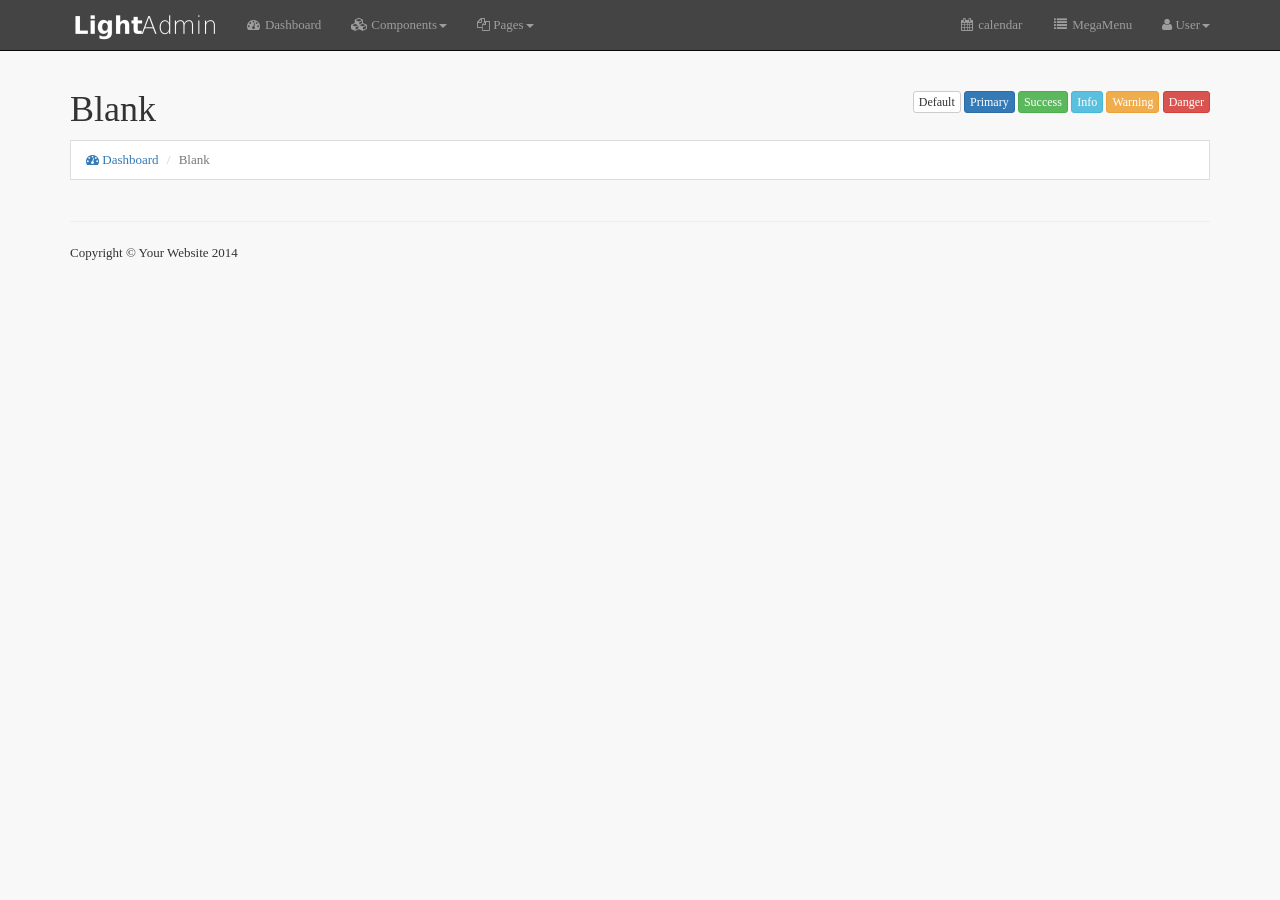
<file: blank.html>
<!DOCTYPE html>
<html lang="en">

<head>

    <meta charset="utf-8">
    <meta http-equiv="X-UA-Compatible" content="IE=edge">
    <meta name="viewport" content="width=device-width, initial-scale=1">
    <meta name="description" content="">
    <meta name="author" content="">

    <title>Light Admin - Bootstrap Template</title>

    <!-- Bootstrap Core CSS -->
    <link href="css/bootstrap.min.css" rel="stylesheet">
	
	<!-- Menu Yamm -->
    <link href="css/yamm/yamm.css" rel="stylesheet">
    <!-- Custom CSS -->
    <link href="css/style.css" rel="stylesheet">
	
	<!-- Font-awesome 4.5 -->
	<link rel="stylesheet" href="fonts/font-awesome/css/font-awesome.min.css">

    <!-- HTML5 Shim and Respond.js IE8 support of HTML5 elements and media queries -->
    <!-- WARNING: Respond.js doesn't work if you view the page via file:// -->
    <!--[if lt IE 9]>
        <script src="https://oss.maxcdn.com/libs/html5shiv/3.7.0/html5shiv.js"></script>
        <script src="https://oss.maxcdn.com/libs/respond.js/1.4.2/respond.min.js"></script>
    <![endif]-->

</head>

<body>

    <!-- Navigation -->
	<nav class="navbar navbar-inverse navbar-fixed-top yamm" role="navigation">
		<div class="container">
		  <div class="navbar-header">
			<button type="button" data-toggle="collapse" data-target="#navbar-collapse-2" class="navbar-toggle"><span class="icon-bar"></span><span class="icon-bar"></span><span class="icon-bar"></span></button><a href="#" class="navbar-brand"><a class="navbar-brand" href="#"><img src="img/logo.png"></a></a>
		  </div>
			<div id="navbar-collapse-2" class="navbar-collapse collapse">
				<ul class="nav navbar-nav" id="mainMenu">
					<!-- Media Example -->
					<li class="dropdown"><a href="index.html"><i class="fa fa-fw fa-dashboard"></i> Dashboard</a></li>
					
					<li class="dropdown"><a href="#" data-toggle="dropdown" class="dropdown-toggle"><i class="fa fa-fw fa-cubes"></i>  Components<b class="caret"></b></a>
					<ul class="dropdown-menu">
						<li>
							<div class="card">
									<ul class="nav nav-tabs" role="tablist">
										<li class="active">
											<a href="#charts" role="tab" data-toggle="tab"><i class="fa fa-fw fa-bar-chart-o"></i> Charts</a>
										</li>
										<li>
											<a href="#tables" role="tab" data-toggle="tab"><i class="fa fa-fw fa-table"></i> Tables</a>
										</li>
										<li>
											<a href="#forms" role="tab" data-toggle="tab"><i class="fa fa-fw fa-bars"></i> Forms</a>
										</li>
										<li>
											<a href="#ui" role="tab" data-toggle="tab"><i class="fa fa-fw fa-desktop"></i> UI Elements</a>
										</li>
										<li>
											<a href="#calendar" role="tab" data-toggle="tab"><i class="fa fa-fw fa-calendar"></i> Calendar</a>
										</li>
									</ul>

									<!-- Tab panes -->
									<div class="tab-content">
										<div role="tabpanel" class="tab-pane active" id="charts">
										<ul class="nav-list list-inline">
											<li>
												<a href="chart-morris.html" class="button"><i class="fa fa-fw fa-line-chart"></i><span>Morris</span></a>
											</li>
											<li>
												<a href="chart-flot.html"><i class="fa fa-fw fa-pie-chart"></i><span>Flot</span></a>
											</li>
											<li>
												<a href="#"><i class="fa fa-area-chart"></i><span>Morris</span></a>
											</li>
											<li>
												<a href="#"><i class="fa fa-fw fa-bar-chart"></i><span>Flot</span></a>
											</li>
										</ul>
										</div>
										<div role="tabpanel" class="tab-pane" id="tables">
											<ul class="nav-list list-inline">
											<li>
												<a href="tables.html"><i class="fa fa-fw fa-table"></i><span>Table</span></a>
											</li>
											<li>
												<a href="dataTables.html"><i class="fa fa-fw fa-list"></i><span>DataTables</span></a>
											</li>
											<li>
												<a href="#"><i class="fa fa-paw"></i><span>Link 1</span></a>
											</li>
											<li>
												<a href="#"><i class="fa fa-music"></i><span>Link 2</span></a>
											</li>
											<li>
												<a href="#"><i class="fa fa-microphone"></i><span>Link 2</span></a>
											</li>
											</ul>
										</div>
										<div role="tabpanel" class="tab-pane" id="forms">
											<ul class="nav-list list-inline">
											<li>
												<a href="form.html"><i class="fa fa-fw fa-list-alt"></i><span>Form</span></a>
											</li>
											<li>
												<a href="formMD.html"><i class="fa fa-fw fa-th-list"></i><span>Form material design</span></a>
											</li>
											
											</ul>
										</div>
										<div role="tabpanel" class="tab-pane" id="ui">
											<ul class="nav-list list-inline">
											<li>
												<a href="tabs.html"><i class="fa fa-bars"></i><span>Tabs</span></a>
											</li>
											<li>
												<a href="UIelements.html"><i class="fa fa-tasks"></i><span>Elements</span></a>
											</li>
											</ul>
										</div>
										<div role="tabpanel" class="tab-pane" id="calendar">
											<ul class="nav-list list-inline">
											<li>
												<a href="calendar.html"><i class="fa fa-calendar"></i><span>FullCalendar</span></a>
											</li>
											</ul>
										</div>
									</div>
							</div>	
						</li>
					</ul>
					</li>
				</ul>
				<ul class="nav navbar-nav">
					<li class="dropdown"><a href="#" data-toggle="dropdown" class="dropdown-toggle"><i class="fa fa-files-o"></i> Pages<b class="caret"></b></a>

						<ul class="dropdown-menu">
							<li>
								<a href="login.html"><i class="fa fa-key"></i> Login</a>
							</li>
							<li>
								<a href="invoice.html"> <i class="fa fa-file"></i> Invoice</a>
							</li>
							<li>
								<a href="blank.html"> <i class="fa fa-file-o"></i> Blank</a>
							</li>
						</ul>
					</li>
				</ul>
				<ul class="nav navbar-nav navbar-right">
				
				  <li class="dropdown"><a href="calendar.html"><i class="fa fa-fw fa-calendar"></i> calendar</a></li>
				  <li class="dropdown"><a href="megamenu.html"><i class="fa fa-fw fa-list"></i> MegaMenu</a></li>
				  <li class="dropdown"><a href="#" data-toggle="dropdown" class="dropdown-toggle"><i class="fa fa-user"></i> User<b class="caret"></b></a>

					<ul class="dropdown-menu">
						<li>
							<a href="#"><i class="fa fa-fw fa-user"></i> Profile</a>
						</li>
						<li>
							<a href="#"><i class="fa fa-fw fa-envelope"></i> Inbox</a>
						</li>
						<li>
							<a href="#"><i class="fa fa-fw fa-gear"></i> Settings</a>
						</li>
						<li class="divider"></li>
						<li>
							<a href="#"><i class="fa fa-fw fa-power-off"></i> Log Out</a>
						</li>
					</ul>
				  </li>
				</ul>
			</div>
		</div>
	</nav>
		<!-- /.container -->
	<!-- Page Content -->
	<div class="container">
		<div class="header">
            <div class="pull-right">
				<!-- Standard button -->
				<button type="button" class="btn btn-xs btn-default">Default</button>

				<!-- Provides extra visual weight and identifies the primary action in a set of buttons -->
				<button type="button" class="btn btn-xs btn-primary">Primary</button>

				<!-- Indicates a successful or positive action -->
				<button type="button" class="btn btn-xs btn-success">Success</button>

				<!-- Contextual button for informational alert messages -->
				<button type="button" class="btn btn-xs btn-info">Info</button>

				<!-- Indicates caution should be taken with this action -->
				<button type="button" class="btn btn-xs btn-warning">Warning</button>

				<!-- Indicates a dangerous or potentially negative action -->
				<button type="button" class="btn btn-xs btn-danger">Danger</button>

			</div>

            <h1 class="page-title">Blank</h1>
			<ul class="breadcrumb">
				<li><a href="index.html"><i class="fa fa-dashboard"></i> Dashboard</a> </li>
				<li class="active">Blank</li>
			</ul>

        </div>
        <!-- Heading Row -->
        <div class="row">
            <div class="col-md-12">
               
            </div>
            
        </div>
        <!-- /.row -->

        <hr>

        <!-- Footer -->
        <footer>
            <div class="row">
                <div class="col-lg-12">
                    <p>Copyright &copy; Your Website 2014</p>
                </div>
            </div>
        </footer>

    </div>
	<!-- /.container -->

    <!-- jQuery -->
    <script src="js/jquery.js"></script>

    <!-- Bootstrap Core JavaScript -->
    <script src="js/bootstrap.min.js"></script>
	
	<script type="text/javascript">
	$(document).ready(function(){
		$(document).on('click', '.yamm .dropdown-menu', function(e) {
          e.stopPropagation()
        })
	});
	</script>
</body>

</html>
</file>
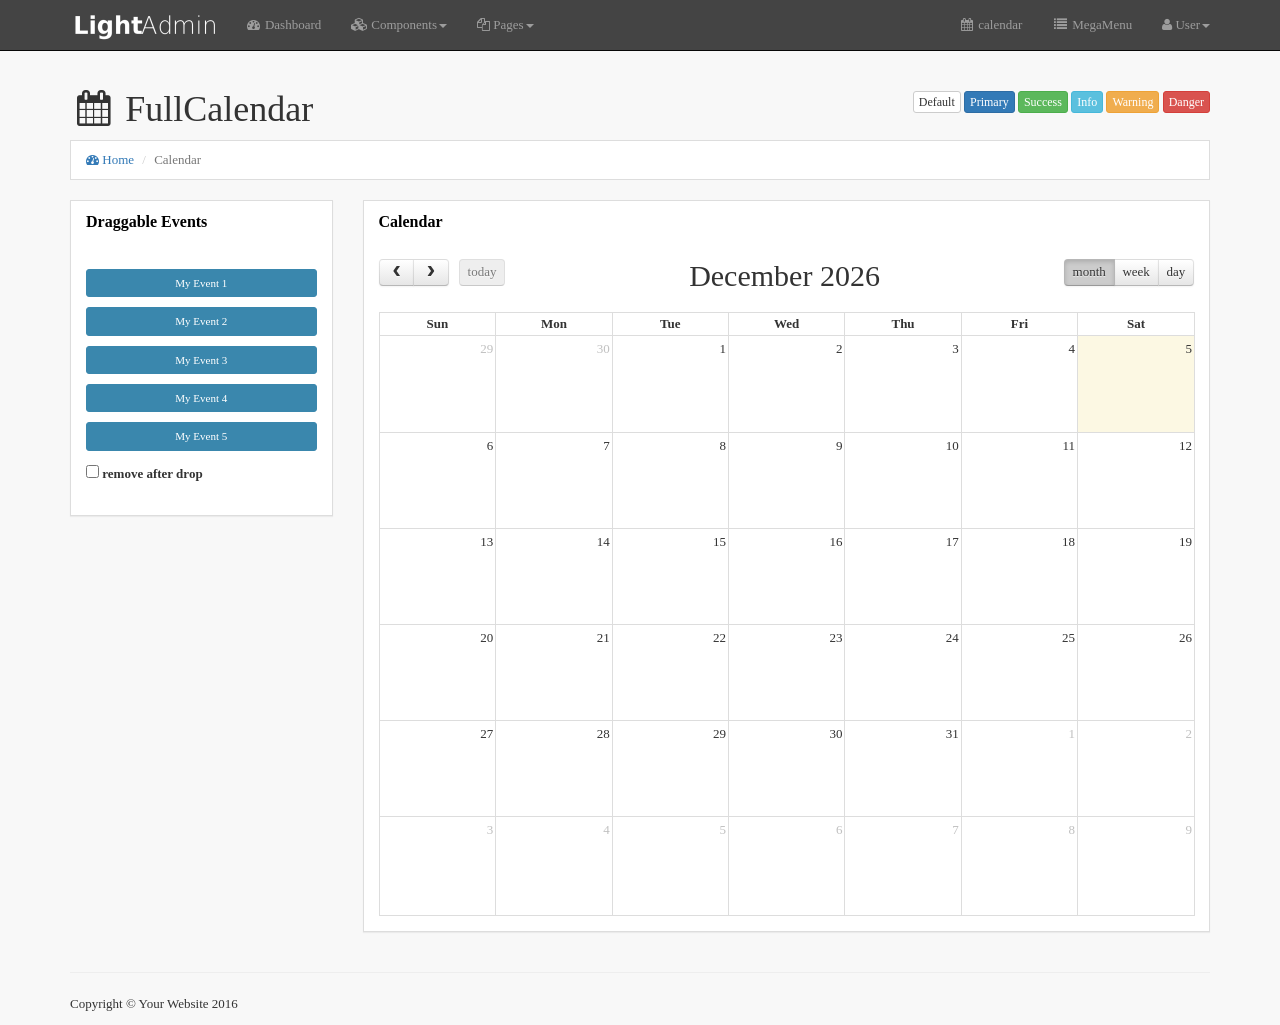
<file: calendar.html>
<!DOCTYPE html>
<html lang="en">

<head>

    <meta charset="utf-8">
    <meta http-equiv="X-UA-Compatible" content="IE=edge">
    <meta name="viewport" content="width=device-width, initial-scale=1">
    <meta name="description" content="">
    <meta name="author" content="">

    <title>Light Admin - Bootstrap Template</title>

    <!-- Bootstrap Core CSS -->
    <link href="css/bootstrap.min.css" rel="stylesheet">

	<!-- Menu Yamm -->
    <link href="css/yamm/yamm.css" rel="stylesheet">
    <!-- Custom CSS -->
    <link href="css/style.css" rel="stylesheet">
	
	<!-- Font-awesome 4.5 -->
	<link rel="stylesheet" href="fonts/font-awesome/css/font-awesome.min.css">
	
	<!-- Calendar -->
	<link href='css/fullcalendar/fullcalendar.min.css' rel='stylesheet' />

    <!-- HTML5 Shim and Respond.js IE8 support of HTML5 elements and media queries -->
    <!-- WARNING: Respond.js doesn't work if you view the page via file:// -->
    <!--[if lt IE 9]>
        <script src="https://oss.maxcdn.com/libs/html5shiv/3.7.0/html5shiv.js"></script>
        <script src="https://oss.maxcdn.com/libs/respond.js/1.4.2/respond.min.js"></script>
    <![endif]-->

</head>

<body>

    <!-- Navigation -->
	<nav class="navbar navbar-inverse navbar-fixed-top yamm" role="navigation">
		<div class="container">
		  <div class="navbar-header">
			<button type="button" data-toggle="collapse" data-target="#navbar-collapse-2" class="navbar-toggle"><span class="icon-bar"></span><span class="icon-bar"></span><span class="icon-bar"></span></button><a href="#" class="navbar-brand"><a class="navbar-brand" href="#"><img src="img/logo.png"></a></a>
		  </div>
			<div id="navbar-collapse-2" class="navbar-collapse collapse">
				<ul class="nav navbar-nav" id="mainMenu">
					<!-- Media Example -->
					<li class="dropdown"><a href="index.html"><i class="fa fa-fw fa-dashboard"></i> Dashboard</a></li>
					
					<li class="dropdown"><a href="#" data-toggle="dropdown" class="dropdown-toggle"><i class="fa fa-fw fa-cubes"></i>  Components<b class="caret"></b></a>
					<ul class="dropdown-menu">
						<li>
							<div class="card">
									<ul class="nav nav-tabs" role="tablist">
										<li>
											<a href="#charts" role="tab" data-toggle="tab"><i class="fa fa-fw fa-bar-chart-o"></i> Charts</a>
										</li>
										<li>
											<a href="#tables" role="tab" data-toggle="tab"><i class="fa fa-fw fa-table"></i> Tables</a>
										</li>
										<li>
											<a href="#forms" role="tab" data-toggle="tab"><i class="fa fa-fw fa-bars"></i> Forms</a>
										</li>
										<li>
											<a href="#ui" role="tab" data-toggle="tab"><i class="fa fa-fw fa-desktop"></i> UI Elements</a>
										</li>
										<li class="active">
											<a href="#calendar" role="tab" data-toggle="tab"><i class="fa fa-fw fa-calendar"></i> Calendar</a>
										</li>
									</ul>

									<!-- Tab panes -->
									<div class="tab-content">
										<div role="tabpanel" class="tab-pane" id="charts">
										<ul class="nav-list list-inline">
											<li>
												<a href="chart-morris.html" class="button"><i class="fa fa-fw fa-line-chart"></i><span>Morris</span></a>
											</li>
											<li>
												<a href="chart-flot.html"><i class="fa fa-fw fa-pie-chart"></i><span>Flot</span></a>
											</li>
											<li>
												<a href="#"><i class="fa fa-area-chart"></i><span>Morris</span></a>
											</li>
											<li>
												<a href="#"><i class="fa fa-fw fa-bar-chart"></i><span>Flot</span></a>
											</li>
										</ul>
										</div>
										<div role="tabpanel" class="tab-pane" id="tables">
											<ul class="nav-list list-inline">
											<li>
												<a href="tables.html"><i class="fa fa-fw fa-table"></i><span>Table</span></a>
											</li>
											<li>
												<a href="dataTables.html"><i class="fa fa-fw fa-list"></i><span>DataTables</span></a>
											</li>
											<li>
												<a href="#"><i class="fa fa-paw"></i><span>Link 1</span></a>
											</li>
											<li>
												<a href="#"><i class="fa fa-music"></i><span>Link 2</span></a>
											</li>
											<li>
												<a href="#"><i class="fa fa-microphone"></i><span>Link 2</span></a>
											</li>
											</ul>
										</div>
										<div role="tabpanel" class="tab-pane" id="forms">
											<ul class="nav-list list-inline">
											<li>
												<a href="form.html"><i class="fa fa-fw fa-list-alt"></i><span>Form</span></a>
											</li>
											<li>
												<a href="formMD.html"><i class="fa fa-fw fa-th-list"></i><span>Form material design</span></a>
											</li>
											
											</ul>
										</div>
										<div role="tabpanel" class="tab-pane" id="ui">
											<ul class="nav-list list-inline">
											<li>
												<a href="tabs.html"><i class="fa fa-bars"></i><span>Tabs</span></a>
											</li>
											<li>
												<a href="UIelements.html"><i class="fa fa-tasks"></i><span>Elements</span></a>
											</li>
											</ul>
										</div>
										<div role="tabpanel" class="tab-pane active" id="calendar">
											<ul class="nav-list list-inline">
											<li>
												<a href="calendar.html"><i class="fa fa-calendar"></i><span>FullCalendar</span></a>
											</li>
											</ul>
										</div>
									</div>
							</div>	
						</li>
					</ul>
					</li>
				</ul>
				<ul class="nav navbar-nav">
					<li class="dropdown"><a href="#" data-toggle="dropdown" class="dropdown-toggle"><i class="fa fa-files-o"></i> Pages<b class="caret"></b></a>

						<ul class="dropdown-menu">
							<li>
								<a href="login.html"><i class="fa fa-key"></i> Login</a>
							</li>
							<li>
								<a href="invoice.html"> <i class="fa fa-file"></i> Invoice</a>
							</li>
							<li>
								<a href="blank.html"> <i class="fa fa-file-o"></i> Blank</a>
							</li>
						</ul>
					</li>
				</ul>
				<ul class="nav navbar-nav navbar-right">
				
				  <li class="dropdown"><a href="calendar.html"><i class="fa fa-fw fa-calendar"></i> calendar</a></li>
				  <li class="dropdown"><a href="megamenu.html"><i class="fa fa-fw fa-list"></i> MegaMenu</a></li>
				  <li class="dropdown"><a href="#" data-toggle="dropdown" class="dropdown-toggle"><i class="fa fa-user"></i> User<b class="caret"></b></a>

					<ul class="dropdown-menu">
						<li>
							<a href="#"><i class="fa fa-fw fa-user"></i> Profile</a>
						</li>
						<li>
							<a href="#"><i class="fa fa-fw fa-envelope"></i> Inbox</a>
						</li>
						<li>
							<a href="#"><i class="fa fa-fw fa-gear"></i> Settings</a>
						</li>
						<li class="divider"></li>
						<li>
							<a href="#"><i class="fa fa-fw fa-power-off"></i> Log Out</a>
						</li>
					</ul>
				  </li>
				</ul>
			</div>
		</div>
	</nav>
		<!-- /.container -->
	<!-- Page Content -->
	<div class="container">
		<div class="header">
            <div class="pull-right">
				<!-- Standard button -->
				<button type="button" class="btn btn-xs btn-default">Default</button>

				<!-- Provides extra visual weight and identifies the primary action in a set of buttons -->
				<button type="button" class="btn btn-xs btn-primary">Primary</button>

				<!-- Indicates a successful or positive action -->
				<button type="button" class="btn btn-xs btn-success">Success</button>

				<!-- Contextual button for informational alert messages -->
				<button type="button" class="btn btn-xs btn-info">Info</button>

				<!-- Indicates caution should be taken with this action -->
				<button type="button" class="btn btn-xs btn-warning">Warning</button>

				<!-- Indicates a dangerous or potentially negative action -->
				<button type="button" class="btn btn-xs btn-danger">Danger</button>

			</div>

            <h1 class="page-title"><i class="fa fa-fw fa-calendar"></i> FullCalendar</h1>
			<ul class="breadcrumb">
				<li><a href="index.html"><i class="fa fa-dashboard"></i> Home</a> </li>
				<li class="active">Calendar</li>
			</ul>

        </div>
        <!-- Heading Row -->
       
		<div class="row">
			<div class="col-lg-3">
				<div class="panel panel-default">
					<div class="panel-heading">
						Draggable Events
					</div>
					<!-- /.panel-heading -->
					<div class="panel-body">
						<div id='external-events'>
							<div class="btn fc-event">My Event 1</div>
							<div class="btn fc-event">My Event 2</div>
							<div class="btn fc-event">My Event 3</div>
							<div class="btn fc-event">My Event 4</div>
							<div class="btn fc-event">My Event 5</div>
							<p>
								<input type='checkbox' id='drop-remove' />
								<label for='drop-remove'>remove after drop</label>
							</p>
						</div>
					</div>
					<!-- /.panel-body -->
				</div>
				<!-- /.panel -->
			</div>
			<!-- /.col-lg-6 -->
			<div class="col-lg-9">
				<div class="panel panel-default">
					<div class="panel-heading">
						Calendar
					</div>
					<!-- /.panel-heading -->
					<div class="panel-body">
						<div id="fullcalendar"></div>
						
					</div>
					<!-- /.panel-body -->
				</div>
				<!-- /.panel -->
			</div>
			<!-- /.col-lg-6 -->
		</div>
        <!-- /.row -->

        <hr>

        <!-- Footer -->
        <footer>
            <div class="row">
                <div class="col-lg-12">
                    <p>Copyright &copy; Your Website 2016</p>
                </div>
            </div>
        </footer>

    </div>
	<!-- /.container -->

    <!-- jQuery -->
    <script src="js/jquery.js"></script>

    <!-- Bootstrap Core JavaScript -->
    <script src="js/bootstrap.min.js"></script>
	
	<!-- Fullcalendar -->
	<script src='js/fullcalendar/moment.min.js'></script>
	<script src='js/fullcalendar/jquery-ui.custom.min.js'></script>
	<script src='js/fullcalendar/fullcalendar.min.js'></script>
	
	<script type="text/javascript">
	$(document).ready(function(){
		$(document).on('click', '.yamm .dropdown-menu', function(e) {
          e.stopPropagation()
        })
		
		/******************** FullCalendar *********************/
		
		/* initialize the external events
		-----------------------------------------------------------------*/

		$('#external-events .fc-event').each(function() {

			// store data so the calendar knows to render an event upon drop
			$(this).data('event', {
				title: $.trim($(this).text()), // use the element's text as the event title
				stick: true // maintain when user navigates (see docs on the renderEvent method)
			});

			// make the event draggable using jQuery UI
			$(this).draggable({
				zIndex: 999,
				revert: true,      // will cause the event to go back to its
				revertDuration: 0  //  original position after the drag
			});

		});


		/* initialize the calendar
		-----------------------------------------------------------------*/

		$('#fullcalendar').fullCalendar({
			header: {
				left: 'prev,next today',
				center: 'title',
				right: 'month,agendaWeek,agendaDay'
			},
			editable: true,
			droppable: true, // this allows things to be dropped onto the calendar
			drop: function() {
				// is the "remove after drop" checkbox checked?
				if ($('#drop-remove').is(':checked')) {
					// if so, remove the element from the "Draggable Events" list
					$(this).remove();
				}
			}
		});
		
	});
	</script>
</body>

</html>
</file>
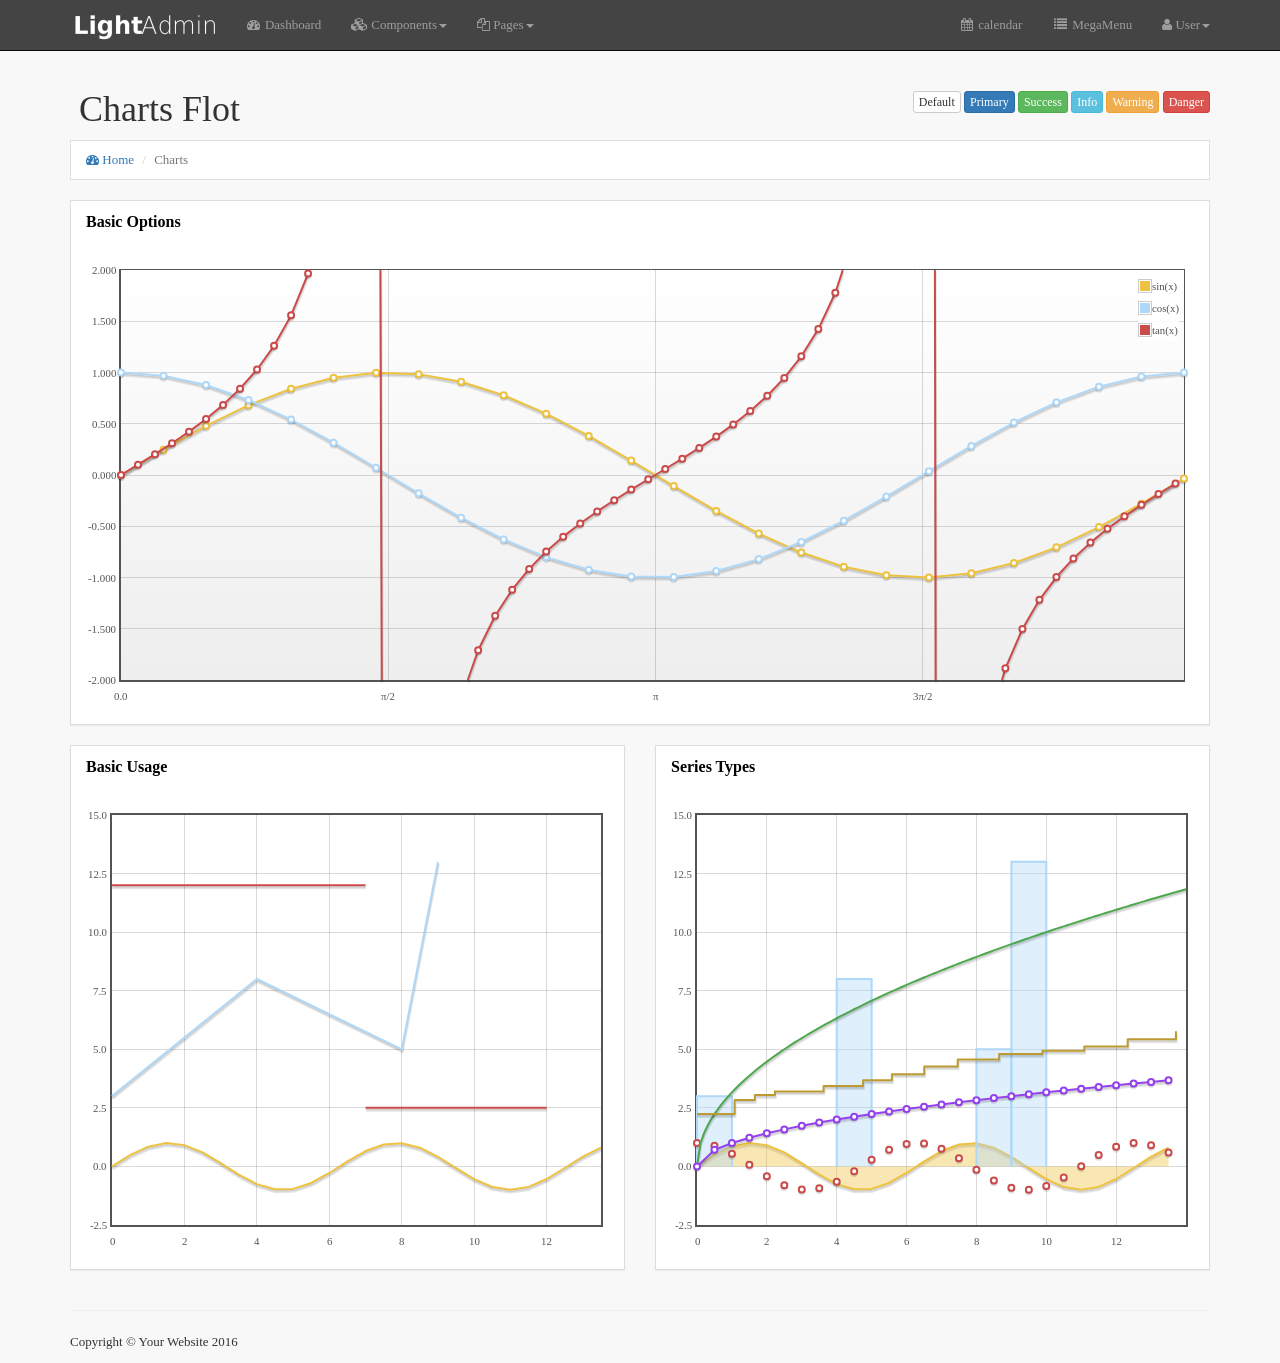
<file: chart-flot.html>
<!DOCTYPE html>
<html lang="en">

<head>

    <meta charset="utf-8">
    <meta http-equiv="X-UA-Compatible" content="IE=edge">
    <meta name="viewport" content="width=device-width, initial-scale=1">
    <meta name="description" content="">
    <meta name="author" content="">

    <title>Light Admin - Bootstrap Template</title>

    <!-- Bootstrap Core CSS -->
    <link href="css/bootstrap.min.css" rel="stylesheet">

	<!-- Menu Yamm -->
    <link href="css/yamm/yamm.css" rel="stylesheet">
    <!-- Custom CSS -->
    <link href="css/style.css" rel="stylesheet">
	
	<!-- Font-awesome 4.5 -->
	<link rel="stylesheet" href="fonts/font-awesome/css/font-awesome.min.css">

    <!-- HTML5 Shim and Respond.js IE8 support of HTML5 elements and media queries -->
    <!-- WARNING: Respond.js doesn't work if you view the page via file:// -->
    <!--[if lt IE 9]>
        <script src="https://oss.maxcdn.com/libs/html5shiv/3.7.0/html5shiv.js"></script>
        <script src="https://oss.maxcdn.com/libs/respond.js/1.4.2/respond.min.js"></script>
    <![endif]-->

</head>

<body>

    <!-- Navigation -->
    	<nav class="navbar navbar-inverse navbar-fixed-top yamm" role="navigation">
		<div class="container">
		  <div class="navbar-header">
			<button type="button" data-toggle="collapse" data-target="#navbar-collapse-2" class="navbar-toggle"><span class="icon-bar"></span><span class="icon-bar"></span><span class="icon-bar"></span></button><a href="#" class="navbar-brand"><a class="navbar-brand" href="#"><img src="img/logo.png"></a></a>
		  </div>
			<div id="navbar-collapse-2" class="navbar-collapse collapse">
				<ul class="nav navbar-nav" id="mainMenu">
					<!-- Media Example -->
					<li class="dropdown"><a href="index.html"><i class="fa fa-fw fa-dashboard"></i> Dashboard</a></li>
					
					<li class="dropdown"><a href="#" data-toggle="dropdown" class="dropdown-toggle"><i class="fa fa-fw fa-cubes"></i>  Components<b class="caret"></b></a>
					<ul class="dropdown-menu">
						<li>
							<div class="card">
									<ul class="nav nav-tabs" role="tablist">
										<li class="active">
											<a href="#charts" role="tab" data-toggle="tab"><i class="fa fa-fw fa-bar-chart-o"></i> Charts</a>
										</li>
										<li>
											<a href="#tables" role="tab" data-toggle="tab"><i class="fa fa-fw fa-table"></i> Tables</a>
										</li>
										<li>
											<a href="#forms" role="tab" data-toggle="tab"><i class="fa fa-fw fa-bars"></i> Forms</a>
										</li>
										<li>
											<a href="#ui" role="tab" data-toggle="tab"><i class="fa fa-fw fa-desktop"></i> UI Elements</a>
										</li>
										<li>
											<a href="#calendar" role="tab" data-toggle="tab"><i class="fa fa-fw fa-calendar"></i> Calendar</a>
										</li>
									</ul>

									<!-- Tab panes -->
									<div class="tab-content">
										<div role="tabpanel" class="tab-pane active" id="charts">
										<ul class="nav-list list-inline">
											<li>
												<a href="chart-morris.html" class="button"><i class="fa fa-fw fa-line-chart"></i><span>Morris</span></a>
											</li>
											<li>
												<a href="chart-flot.html"><i class="fa fa-fw fa-pie-chart"></i><span>Flot</span></a>
											</li>
											<li>
												<a href="#"><i class="fa fa-area-chart"></i><span>Morris</span></a>
											</li>
											<li>
												<a href="#"><i class="fa fa-fw fa-bar-chart"></i><span>Flot</span></a>
											</li>
										</ul>
										</div>
										<div role="tabpanel" class="tab-pane" id="tables">
											<ul class="nav-list list-inline">
											<li>
												<a href="tables.html"><i class="fa fa-fw fa-table"></i><span>Table</span></a>
											</li>
											<li>
												<a href="dataTables.html"><i class="fa fa-fw fa-list"></i><span>DataTables</span></a>
											</li>
											<li>
												<a href="#"><i class="fa fa-paw"></i><span>Link 1</span></a>
											</li>
											<li>
												<a href="#"><i class="fa fa-music"></i><span>Link 2</span></a>
											</li>
											<li>
												<a href="#"><i class="fa fa-microphone"></i><span>Link 2</span></a>
											</li>
											</ul>
										</div>
										<div role="tabpanel" class="tab-pane" id="forms">
											<ul class="nav-list list-inline">
											<li>
												<a href="form.html"><i class="fa fa-fw fa-list-alt"></i><span>Form</span></a>
											</li>
											<li>
												<a href="formMD.html"><i class="fa fa-fw fa-th-list"></i><span>Form material design</span></a>
											</li>
											
											</ul>
										</div>
										<div role="tabpanel" class="tab-pane" id="ui">
											<ul class="nav-list list-inline">
											<li>
												<a href="tabs.html"><i class="fa fa-bars"></i><span>Tabs</span></a>
											</li>
											<li>
												<a href="UIelements.html"><i class="fa fa-tasks"></i><span>Elements</span></a>
											</li>
											</ul>
										</div>
										<div role="tabpanel" class="tab-pane" id="calendar">
											<ul class="nav-list list-inline">
											<li>
												<a href="calendar.html"><i class="fa fa-calendar"></i><span>FullCalendar</span></a>
											</li>
											</ul>
										</div>
									</div>
							</div>	
						</li>
					</ul>
					</li>
				</ul>
				<ul class="nav navbar-nav">
					<li class="dropdown"><a href="#" data-toggle="dropdown" class="dropdown-toggle"><i class="fa fa-files-o"></i> Pages<b class="caret"></b></a>

						<ul class="dropdown-menu">
							<li>
								<a href="login.html"><i class="fa fa-key"></i> Login</a>
							</li>
							<li>
								<a href="invoice.html"> <i class="fa fa-file"></i> Invoice</a>
							</li>
							<li>
								<a href="blank.html"> <i class="fa fa-file-o"></i> Blank</a>
							</li>
						</ul>
					</li>
				</ul>
				<ul class="nav navbar-nav navbar-right">
				
				  <li class="dropdown"><a href="calendar.html"><i class="fa fa-fw fa-calendar"></i> calendar</a></li>
				  <li class="dropdown"><a href="megamenu.html"><i class="fa fa-fw fa-list"></i> MegaMenu</a></li>
				  <li class="dropdown"><a href="#" data-toggle="dropdown" class="dropdown-toggle"><i class="fa fa-user"></i> User<b class="caret"></b></a>

					<ul class="dropdown-menu">
						<li>
							<a href="#"><i class="fa fa-fw fa-user"></i> Profile</a>
						</li>
						<li>
							<a href="#"><i class="fa fa-fw fa-envelope"></i> Inbox</a>
						</li>
						<li>
							<a href="#"><i class="fa fa-fw fa-gear"></i> Settings</a>
						</li>
						<li class="divider"></li>
						<li>
							<a href="#"><i class="fa fa-fw fa-power-off"></i> Log Out</a>
						</li>
					</ul>
				  </li>
				</ul>
			</div>
		</div>
	</nav>
		<!-- /.container -->
	<!-- Page Content -->
	<div class="container">
		<div class="header">
            <div class="pull-right">
				<!-- Standard button -->
				<button type="button" class="btn btn-xs btn-default">Default</button>

				<!-- Provides extra visual weight and identifies the primary action in a set of buttons -->
				<button type="button" class="btn btn-xs btn-primary">Primary</button>

				<!-- Indicates a successful or positive action -->
				<button type="button" class="btn btn-xs btn-success">Success</button>

				<!-- Contextual button for informational alert messages -->
				<button type="button" class="btn btn-xs btn-info">Info</button>

				<!-- Indicates caution should be taken with this action -->
				<button type="button" class="btn btn-xs btn-warning">Warning</button>

				<!-- Indicates a dangerous or potentially negative action -->
				<button type="button" class="btn btn-xs btn-danger">Danger</button>

			</div>

            <h1 class="page-title"><i class="fa fa-chart"></i> Charts Flot</h1>
			<ul class="breadcrumb">
				<li><a href="index.html"><i class="fa fa-dashboard"></i> Home</a> </li>
				<li class="active">Charts</li>
			</ul>

        </div>
		<!-- Row -->
        <div class="row">
			<div class="col-md-12">
				<div class="panel panel-default">
					<div class="panel-heading">
						Basic Options
					</div>
				   
					<div class="panel-body">
						<div id="basic-options" style="height: 450px;"></div>
					</div>
                </div>
            </div>
            
        </div>
		
		<div class="row">
			<div class="col-md-6">
				<div class="panel panel-default">
					<div class="panel-heading">
						Basic Usage
					</div>
				   
					<div class="panel-body">
						<div id="basic-usage" style="height: 450px;"></div>
					</div>
                </div>
            </div>
            <div class="col-md-6">
				<div class="panel panel-default">
					<div class="panel-heading">
						Series Types
					</div>
				   
					<div class="panel-body">
						<div id="series-types" style="height: 450px;"></div>
					</div>
                </div>
            </div>
            
        </div>
        <!-- /.row -->
        

        <hr>

        <!-- Footer -->
        <footer>
            <div class="row">
                <div class="col-lg-12">
                    <p>Copyright &copy; Your Website 2016</p>
                </div>
            </div>
        </footer>

    </div>
	<!-- /.container -->

    <!-- jQuery -->
    <script src="js/jquery.js"></script>

    <!-- Bootstrap Core JavaScript -->
    <script src="js/bootstrap.min.js"></script>
	
	<!-- flot-->
	<script language="javascript" type="text/javascript" src="js/flot/jquery.flot.min.js"></script>
	
	<script type="text/javascript">
	$(document).ready(function(){
		$(document).on('click', '.yamm .dropdown-menu', function(e) {
          e.stopPropagation()
        })
		
		
		/************************ Basic Options ****************************/
		
		var d1 = [];
		for (var i = 0; i < Math.PI * 2; i += 0.25) {
			d1.push([i, Math.sin(i)]);
		}

		var d2 = [];
		for (var i = 0; i < Math.PI * 2; i += 0.25) {
			d2.push([i, Math.cos(i)]);
		}

		var d3 = [];
		for (var i = 0; i < Math.PI * 2; i += 0.1) {
			d3.push([i, Math.tan(i)]);
		}

		$.plot("#basic-options", [
			{ label: "sin(x)", data: d1 },
			{ label: "cos(x)", data: d2 },
			{ label: "tan(x)", data: d3 }
		], {
			series: {
				lines: { show: true },
				points: { show: true }
			},
			xaxis: {
				ticks: [
					0, [ Math.PI/2, "\u03c0/2" ], [ Math.PI, "\u03c0" ],
					[ Math.PI * 3/2, "3\u03c0/2" ], [ Math.PI * 2, "2\u03c0" ]
				]
			},
			yaxis: {
				ticks: 10,
				min: -2,
				max: 2,
				tickDecimals: 3
			},
			grid: {
				backgroundColor: { colors: [ "#fff", "#eee" ] },
				borderWidth: {
					top: 1,
					right: 1,
					bottom: 2,
					left: 2
				}
			}
		});
		
		
		/*************Basic Usage *******************/
		
		var d1 = [];
		for (var i = 0; i < 14; i += 0.5) {
			d1.push([i, Math.sin(i)]);
		}

		var d2 = [[0, 3], [4, 8], [8, 5], [9, 13]];

		var d3 = [[0, 12], [7, 12], null, [7, 2.5], [12, 2.5]];

		$.plot("#basic-usage", [ d1, d2, d3 ]);
		
		
		
		/*************Series Types *******************/
		
		var d1 = [];
		for (var i = 0; i < 14; i += 0.5) {
			d1.push([i, Math.sin(i)]);
		}

		var d2 = [[0, 3], [4, 8], [8, 5], [9, 13]];

		var d3 = [];
		for (var i = 0; i < 14; i += 0.5) {
			d3.push([i, Math.cos(i)]);
		}

		var d4 = [];
		for (var i = 0; i < 14; i += 0.1) {
			d4.push([i, Math.sqrt(i * 10)]);
		}

		var d5 = [];
		for (var i = 0; i < 14; i += 0.5) {
			d5.push([i, Math.sqrt(i)]);
		}

		var d6 = [];
		for (var i = 0; i < 14; i += 0.5 + Math.random()) {
			d6.push([i, Math.sqrt(2*i + Math.sin(i) + 5)]);
		}

		$.plot("#series-types", [{
			data: d1,
			lines: { show: true, fill: true }
		}, {
			data: d2,
			bars: { show: true }
		}, {
			data: d3,
			points: { show: true }
		}, {
			data: d4,
			lines: { show: true }
		}, {
			data: d5,
			lines: { show: true },
			points: { show: true }
		}, {
			data: d6,
			lines: { show: true, steps: true }
		}]);

		
	});
	</script>
</body>

</html>
</file>
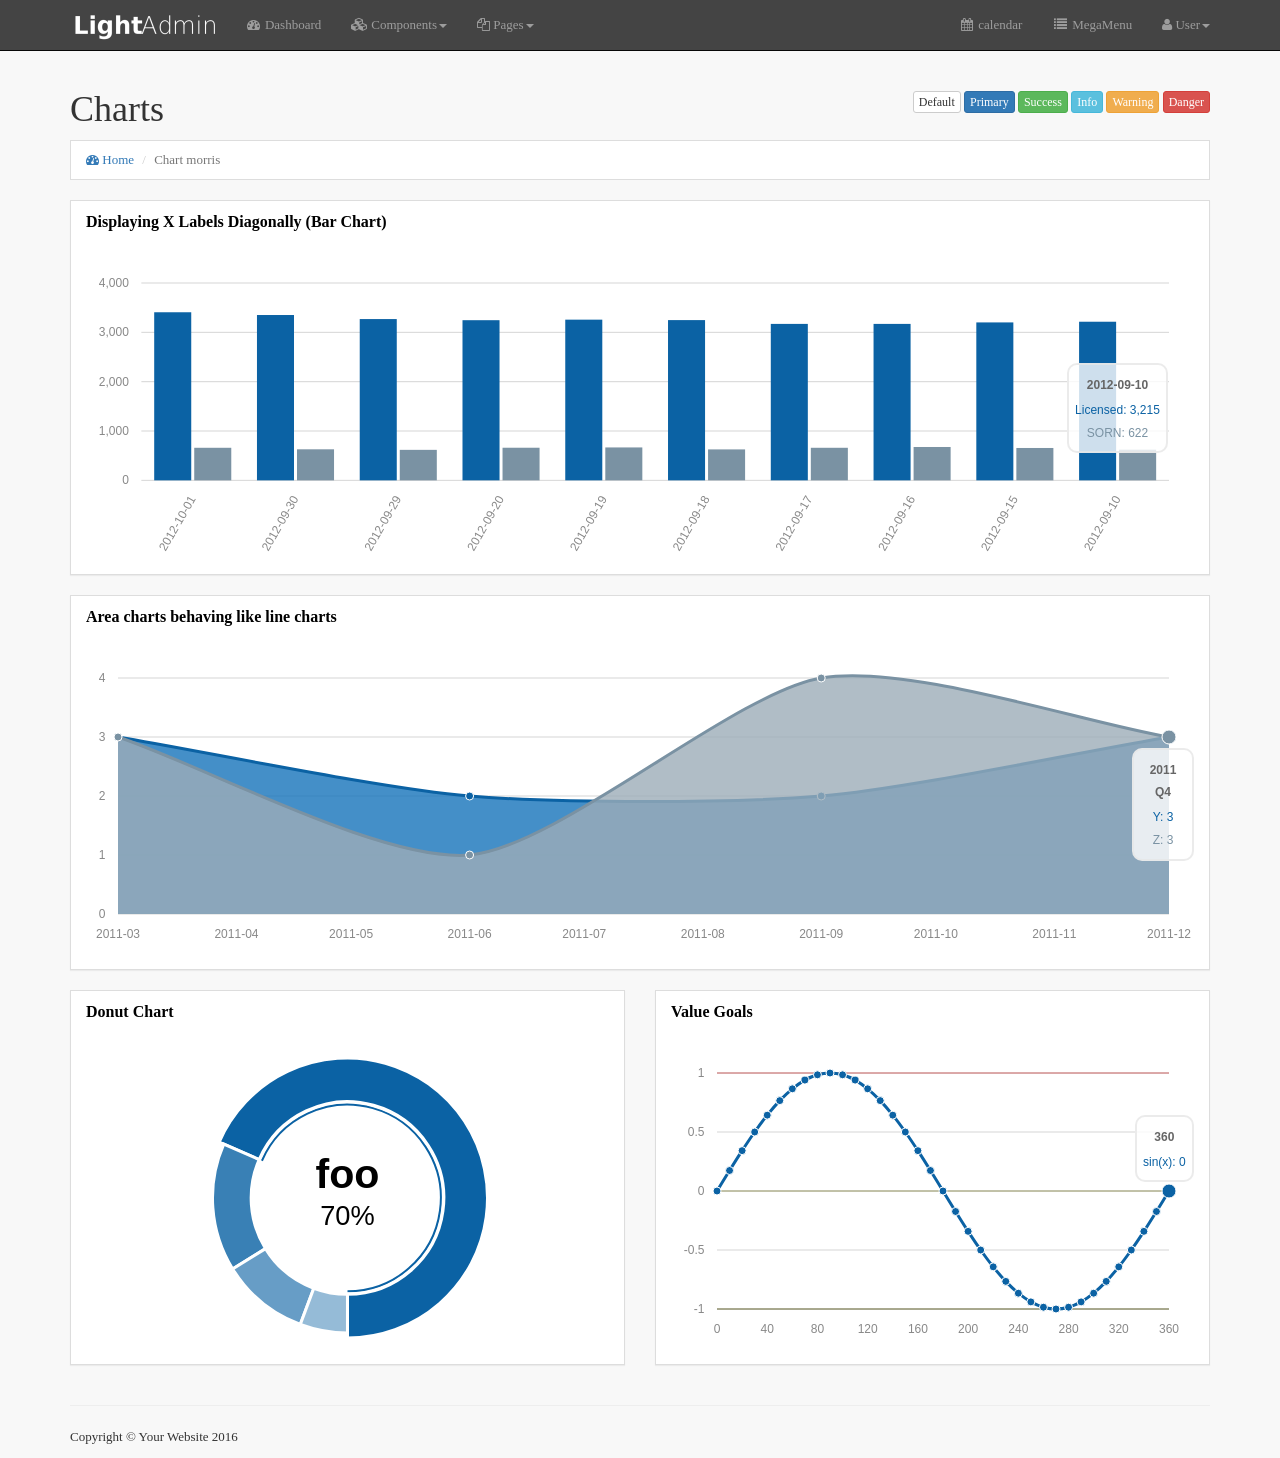
<file: chart-morris.html>
<!DOCTYPE html>
<html lang="en">

<head>

    <meta charset="utf-8">
    <meta http-equiv="X-UA-Compatible" content="IE=edge">
    <meta name="viewport" content="width=device-width, initial-scale=1">
    <meta name="description" content="">
    <meta name="author" content="">

    <title>Light Admin - Bootstrap Template</title>

    <!-- Bootstrap Core CSS -->
    <link href="css/bootstrap.min.css" rel="stylesheet">
	
	<!-- Menu Yamm -->
    <link href="css/yamm/yamm.css" rel="stylesheet">
    <!-- Custom CSS -->
    <link href="css/style.css" rel="stylesheet">
	
	<!-- Morris css -->
	<link href="css/morris/morris.css" rel="stylesheet">
	
	<!-- Font-awesome 4.5 -->
	<link rel="stylesheet" href="fonts/font-awesome/css/font-awesome.min.css">

    <!-- HTML5 Shim and Respond.js IE8 support of HTML5 elements and media queries -->
    <!-- WARNING: Respond.js doesn't work if you view the page via file:// -->
    <!--[if lt IE 9]>
        <script src="https://oss.maxcdn.com/libs/html5shiv/3.7.0/html5shiv.js"></script>
        <script src="https://oss.maxcdn.com/libs/respond.js/1.4.2/respond.min.js"></script>
    <![endif]-->

</head>

<body>

    <!-- Navigation -->
	<nav class="navbar navbar-inverse navbar-fixed-top yamm" role="navigation">
		<div class="container">
		  <div class="navbar-header">
			<button type="button" data-toggle="collapse" data-target="#navbar-collapse-2" class="navbar-toggle"><span class="icon-bar"></span><span class="icon-bar"></span><span class="icon-bar"></span></button><a href="#" class="navbar-brand"><a class="navbar-brand" href="#"><img src="img/logo.png"></a></a>
		  </div>
			<div id="navbar-collapse-2" class="navbar-collapse collapse">
				<ul class="nav navbar-nav" id="mainMenu">
					<!-- Media Example -->
					<li class="dropdown"><a href="index.html"><i class="fa fa-fw fa-dashboard"></i> Dashboard</a></li>
					
					<li class="dropdown"><a href="#" data-toggle="dropdown" class="dropdown-toggle"><i class="fa fa-fw fa-cubes"></i>  Components<b class="caret"></b></a>
					<ul class="dropdown-menu">
						<li>
							<div class="card">
									<ul class="nav nav-tabs" role="tablist">
										<li class="active">
											<a href="#charts" role="tab" data-toggle="tab"><i class="fa fa-fw fa-bar-chart-o"></i> Charts</a>
										</li>
										<li>
											<a href="#tables" role="tab" data-toggle="tab"><i class="fa fa-fw fa-table"></i> Tables</a>
										</li>
										<li>
											<a href="#forms" role="tab" data-toggle="tab"><i class="fa fa-fw fa-bars"></i> Forms</a>
										</li>
										<li>
											<a href="#ui" role="tab" data-toggle="tab"><i class="fa fa-fw fa-desktop"></i> UI Elements</a>
										</li>
										<li>
											<a href="#calendar" role="tab" data-toggle="tab"><i class="fa fa-fw fa-calendar"></i> Calendar</a>
										</li>
									</ul>

									<!-- Tab panes -->
									<div class="tab-content">
										<div role="tabpanel" class="tab-pane active" id="charts">
										<ul class="nav-list list-inline">
											<li>
												<a href="chart-morris.html" class="button"><i class="fa fa-fw fa-line-chart"></i><span>Morris</span></a>
											</li>
											<li>
												<a href="chart-flot.html"><i class="fa fa-fw fa-pie-chart"></i><span>Flot</span></a>
											</li>
											<li>
												<a href="#"><i class="fa fa-area-chart"></i><span>Morris</span></a>
											</li>
											<li>
												<a href="#"><i class="fa fa-fw fa-bar-chart"></i><span>Flot</span></a>
											</li>
										</ul>
										</div>
										<div role="tabpanel" class="tab-pane" id="tables">
											<ul class="nav-list list-inline">
											<li>
												<a href="tables.html"><i class="fa fa-fw fa-table"></i><span>Table</span></a>
											</li>
											<li>
												<a href="dataTables.html"><i class="fa fa-fw fa-list"></i><span>DataTables</span></a>
											</li>
											<li>
												<a href="#"><i class="fa fa-paw"></i><span>Link 1</span></a>
											</li>
											<li>
												<a href="#"><i class="fa fa-music"></i><span>Link 2</span></a>
											</li>
											<li>
												<a href="#"><i class="fa fa-microphone"></i><span>Link 2</span></a>
											</li>
											</ul>
										</div>
										<div role="tabpanel" class="tab-pane" id="forms">
											<ul class="nav-list list-inline">
											<li>
												<a href="form.html"><i class="fa fa-fw fa-list-alt"></i><span>Form</span></a>
											</li>
											<li>
												<a href="formMD.html"><i class="fa fa-fw fa-th-list"></i><span>Form material design</span></a>
											</li>
											
											</ul>
										</div>
										<div role="tabpanel" class="tab-pane" id="ui">
											<ul class="nav-list list-inline">
											<li>
												<a href="tabs.html"><i class="fa fa-bars"></i><span>Tabs</span></a>
											</li>
											<li>
												<a href="UIelements.html"><i class="fa fa-tasks"></i><span>Elements</span></a>
											</li>
											</ul>
										</div>
										<div role="tabpanel" class="tab-pane" id="calendar">
											<ul class="nav-list list-inline">
											<li>
												<a href="calendar.html"><i class="fa fa-calendar"></i><span>FullCalendar</span></a>
											</li>
											</ul>
										</div>
									</div>
							</div>	
						</li>
					</ul>
					</li>
				</ul>
				<ul class="nav navbar-nav">
					<li class="dropdown"><a href="#" data-toggle="dropdown" class="dropdown-toggle"><i class="fa fa-files-o"></i> Pages<b class="caret"></b></a>

						<ul class="dropdown-menu">
							<li>
								<a href="login.html"><i class="fa fa-key"></i> Login</a>
							</li>
							<li>
								<a href="invoice.html"> <i class="fa fa-file"></i> Invoice</a>
							</li>
							<li>
								<a href="blank.html"> <i class="fa fa-file-o"></i> Blank</a>
							</li>
						</ul>
					</li>
				</ul>
				<ul class="nav navbar-nav navbar-right">
				
				  <li class="dropdown"><a href="calendar.html"><i class="fa fa-fw fa-calendar"></i> calendar</a></li>
				  <li class="dropdown"><a href="megamenu.html"><i class="fa fa-fw fa-list"></i> MegaMenu</a></li>
				  <li class="dropdown"><a href="#" data-toggle="dropdown" class="dropdown-toggle"><i class="fa fa-user"></i> User<b class="caret"></b></a>

					<ul class="dropdown-menu">
						<li>
							<a href="#"><i class="fa fa-fw fa-user"></i> Profile</a>
						</li>
						<li>
							<a href="#"><i class="fa fa-fw fa-envelope"></i> Inbox</a>
						</li>
						<li>
							<a href="#"><i class="fa fa-fw fa-gear"></i> Settings</a>
						</li>
						<li class="divider"></li>
						<li>
							<a href="#"><i class="fa fa-fw fa-power-off"></i> Log Out</a>
						</li>
					</ul>
				  </li>
				</ul>
			</div>
		</div>
	</nav>
		<!-- /.container -->
	<!-- Page Content -->
	<div class="container">
		<div class="header">
            <div class="pull-right">
				<!-- Standard button -->
				<button type="button" class="btn btn-xs btn-default">Default</button>

				<!-- Provides extra visual weight and identifies the primary action in a set of buttons -->
				<button type="button" class="btn btn-xs btn-primary">Primary</button>

				<!-- Indicates a successful or positive action -->
				<button type="button" class="btn btn-xs btn-success">Success</button>

				<!-- Contextual button for informational alert messages -->
				<button type="button" class="btn btn-xs btn-info">Info</button>

				<!-- Indicates caution should be taken with this action -->
				<button type="button" class="btn btn-xs btn-warning">Warning</button>

				<!-- Indicates a dangerous or potentially negative action -->
				<button type="button" class="btn btn-xs btn-danger">Danger</button>

			</div>

            <h1 class="page-title">Charts</h1>
			<ul class="breadcrumb">
				<li><a href="index.html"><i class="fa fa-dashboard"></i> Home</a> </li>
				<li class="active">Chart morris</li>
			</ul>

        </div>
		
		
		<div class="row">
			<div class="col-md-12">
				<div class="panel panel-default">
					<div class="panel-heading">
						Displaying X Labels Diagonally (Bar Chart)
					</div>
				   
					<div class="panel-body">
						<div id="Morris.Bar" style="height: 300px;"></div>
					</div>
                </div>
            </div>
		</div>
		<div class="row">
            <div class="col-md-12">
				<div class="panel panel-default">
					<div class="panel-heading">
						Area charts behaving like line charts
					</div>
				   
					<div class="panel-body">
						<div id="Morris.Area" style="height: 300px;"></div>
					</div>
                </div>
            </div>
            
        </div>
        <!-- /.row -->
        
		<!-- Row -->
        <div class="row">
			<div class="col-md-6">
				<div class="panel panel-default">
					<div class="panel-heading">
						Donut Chart
					</div>
				   
					<div class="panel-body">
						<div id="donut" style="height: 300px;"></div>
					</div>
                </div>
            </div>
			<div class="col-md-6">
				<div class="panel panel-default">
					<div class="panel-heading">
						Value Goals
					</div>
				   
					<div class="panel-body">
						<div id="goals" style="height: 300px;"></div>
					</div>
                </div>
            </div>
            
        </div>
		
		<!-- /.row -->

        <hr>

        <!-- Footer -->
        <footer>
            <div class="row">
                <div class="col-lg-12">
                    <p>Copyright &copy; Your Website 2016</p>
                </div>
            </div>
        </footer>

    </div>
	<!-- /.container -->

    <!-- jQuery -->
    <script src="js/jquery.js"></script>

    <!-- Bootstrap Core JavaScript -->
    <script src="js/bootstrap.min.js"></script>
	
	<!-- morris-->
	<script language="javascript" type="text/javascript" src="js/morris/raphael-min.js"></script>
	<script language="javascript" type="text/javascript" src="js/morris/morris.min.js"></script>
	
	<script type="text/javascript">
	$(document).ready(function(){
		$(document).on('click', '.yamm .dropdown-menu', function(e) {
          e.stopPropagation()
        })
		
		
		/************************ Morris.Bar ****************************/

		var day_data = [
		  {"period": "2012-10-01", "licensed": 3407, "sorned": 660},
		  {"period": "2012-09-30", "licensed": 3351, "sorned": 629},
		  {"period": "2012-09-29", "licensed": 3269, "sorned": 618},
		  {"period": "2012-09-20", "licensed": 3246, "sorned": 661},
		  {"period": "2012-09-19", "licensed": 3257, "sorned": 667},
		  {"period": "2012-09-18", "licensed": 3248, "sorned": 627},
		  {"period": "2012-09-17", "licensed": 3171, "sorned": 660},
		  {"period": "2012-09-16", "licensed": 3171, "sorned": 676},
		  {"period": "2012-09-15", "licensed": 3201, "sorned": 656},
		  {"period": "2012-09-10", "licensed": 3215, "sorned": 622}
		];
		Morris.Bar({
		  element: 'Morris.Bar',
		  data: day_data,
		  xkey: 'period',
		  ykeys: ['licensed', 'sorned'],
		  labels: ['Licensed', 'SORN'],
		  xLabelAngle: 60
		});
		
		/************************* Use Morris.Area instead of Morris.Line *******************************/
		// 
		Morris.Area({
		  element: 'Morris.Area',
		  behaveLikeLine: true,
		  data: [
			{x: '2011 Q1', y: 3, z: 3},
			{x: '2011 Q2', y: 2, z: 1},
			{x: '2011 Q3', y: 2, z: 4},
			{x: '2011 Q4', y: 3, z: 3}
		  ],
		  xkey: 'x',
		  ykeys: ['y', 'z'],
		  labels: ['Y', 'Z']
		});
		
		/*********************** Donut Chart **********************/
		
		Morris.Donut({
		  element: 'donut',
		  data: [
			{value: 70, label: 'foo'},
			{value: 15, label: 'bar'},
			{value: 10, label: 'baz'},
			{value: 5, label: 'A really really long label'}
		  ],
		  formatter: function (x) { return x + "%"}
		}).on('click', function(i, row){
		  console.log(i, row);
		});
		
		/************************* Value Goals ***********************/
		
		var decimal_data = [];
		for (var x = 0; x <= 360; x += 10) {
		  decimal_data.push({
			x: x,
			y: Math.sin(Math.PI * x / 180).toFixed(4)
		  });
		}
		window.m = Morris.Line({
		  element: 'goals',
		  data: decimal_data,
		  xkey: 'x',
		  ykeys: ['y'],
		  labels: ['sin(x)'],
		  parseTime: false,
		  goals: [-1, 0, 1]
		});
	});
	</script>
</body>

</html>
</file>
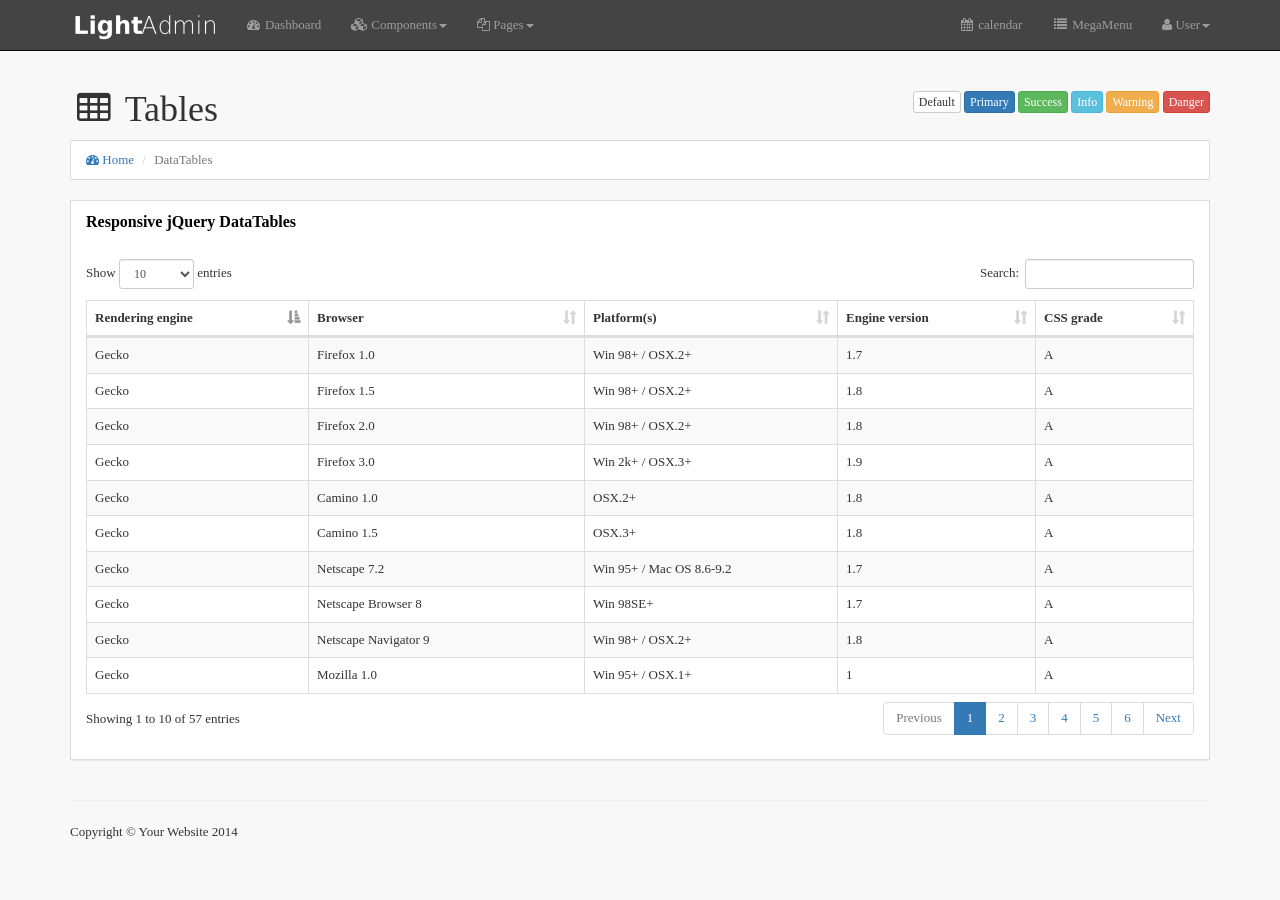
<file: dataTables.html>
<!DOCTYPE html>
<html lang="en">

<head>

    <meta charset="utf-8">
    <meta http-equiv="X-UA-Compatible" content="IE=edge">
    <meta name="viewport" content="width=device-width, initial-scale=1">
    <meta name="description" content="">
    <meta name="author" content="">

    <title>Light Admin - Bootstrap Template</title>

    <!-- Bootstrap Core CSS -->
    <link href="css/bootstrap.min.css" rel="stylesheet">

	<!-- Menu Yamm -->
    <link href="css/yamm/yamm.css" rel="stylesheet">
	
    <!-- Custom CSS -->
    <link href="css/style.css" rel="stylesheet">
	
	<!-- Font-awesome 4.5 -->
	<link rel="stylesheet" href="fonts/font-awesome/css/font-awesome.min.css">
	
	<!-- DataTables -->
	<link rel="stylesheet" href="css/dataTables/dataTables.bootstrap.min.css">
	<link rel="stylesheet" href="css/dataTables/responsive.bootstrap.min.css">

    <!-- HTML5 Shim and Respond.js IE8 support of HTML5 elements and media queries -->
    <!-- WARNING: Respond.js doesn't work if you view the page via file:// -->
    <!--[if lt IE 9]>
        <script src="https://oss.maxcdn.com/libs/html5shiv/3.7.0/html5shiv.js"></script>
        <script src="https://oss.maxcdn.com/libs/respond.js/1.4.2/respond.min.js"></script>
    <![endif]-->

</head>

<body>

    <!-- Navigation -->
    <nav class="navbar navbar-inverse navbar-fixed-top yamm" role="navigation">
		<div class="container">
		  <div class="navbar-header">
			<button type="button" data-toggle="collapse" data-target="#navbar-collapse-2" class="navbar-toggle"><span class="icon-bar"></span><span class="icon-bar"></span><span class="icon-bar"></span></button><a href="#" class="navbar-brand"><a class="navbar-brand" href="#"><img src="img/logo.png"></a></a>
		  </div>
			<div id="navbar-collapse-2" class="navbar-collapse collapse">
				<ul class="nav navbar-nav" id="mainMenu">
					<!-- Media Example -->
					<li class="dropdown"><a href="index.html"><i class="fa fa-fw fa-dashboard"></i> Dashboard</a></li>
					
					<li class="dropdown"><a href="#" data-toggle="dropdown" class="dropdown-toggle"><i class="fa fa-fw fa-cubes"></i>  Components<b class="caret"></b></a>
					<ul class="dropdown-menu">
						<li>
							<div class="card">
									<ul class="nav nav-tabs" role="tablist">
										<li>
											<a href="#charts" role="tab" data-toggle="tab"><i class="fa fa-fw fa-bar-chart-o"></i> Charts</a>
										</li>
										<li class="active">
											<a href="#tables" role="tab" data-toggle="tab"><i class="fa fa-fw fa-table"></i> Tables</a>
										</li>
										<li>
											<a href="#forms" role="tab" data-toggle="tab"><i class="fa fa-fw fa-bars"></i> Forms</a>
										</li>
										<li>
											<a href="#ui" role="tab" data-toggle="tab"><i class="fa fa-fw fa-desktop"></i> UI Elements</a>
										</li>
										<li>
											<a href="#calendar" role="tab" data-toggle="tab"><i class="fa fa-fw fa-calendar"></i> Calendar</a>
										</li>
									</ul>

									<!-- Tab panes -->
									<div class="tab-content">
										<div role="tabpanel" class="tab-pane" id="charts">
										<ul class="nav-list list-inline">
											<li>
												<a href="chart-morris.html" class="button"><i class="fa fa-fw fa-line-chart"></i><span>Morris</span></a>
											</li>
											<li>
												<a href="chart-flot.html"><i class="fa fa-fw fa-pie-chart"></i><span>Flot</span></a>
											</li>
											<li>
												<a href="#"><i class="fa fa-area-chart"></i><span>Morris</span></a>
											</li>
											<li>
												<a href="#"><i class="fa fa-fw fa-bar-chart"></i><span>Flot</span></a>
											</li>
										</ul>
										</div>
										<div role="tabpanel" class="tab-pane active" id="tables">
											<ul class="nav-list list-inline">
											<li>
												<a href="tables.html"><i class="fa fa-fw fa-table"></i><span>Table</span></a>
											</li>
											<li>
												<a href="dataTables.html"><i class="fa fa-fw fa-list"></i><span>DataTables</span></a>
											</li>
											<li>
												<a href="#"><i class="fa fa-paw"></i><span>Link 1</span></a>
											</li>
											<li>
												<a href="#"><i class="fa fa-music"></i><span>Link 2</span></a>
											</li>
											<li>
												<a href="#"><i class="fa fa-microphone"></i><span>Link 2</span></a>
											</li>
											</ul>
										</div>
										<div role="tabpanel" class="tab-pane" id="forms">
											<ul class="nav-list list-inline">
											<li>
												<a href="form.html"><i class="fa fa-fw fa-list-alt"></i><span>Form</span></a>
											</li>
											<li>
												<a href="formMD.html"><i class="fa fa-fw fa-th-list"></i><span>Form material design</span></a>
											</li>
											
											</ul>
										</div>
										<div role="tabpanel" class="tab-pane" id="ui">
											<ul class="nav-list list-inline">
											<li>
												<a href="tabs.html"><i class="fa fa-bars"></i><span>Tabs</span></a>
											</li>
											<li>
												<a href="UIelements.html"><i class="fa fa-tasks"></i><span>Elements</span></a>
											</li>
											</ul>
										</div>
										<div role="tabpanel" class="tab-pane" id="calendar">
											<ul class="nav-list list-inline">
											<li>
												<a href="calendar.html"><i class="fa fa-calendar"></i><span>FullCalendar</span></a>
											</li>
											</ul>
										</div>
									</div>
							</div>	
						</li>
					</ul>
					</li>
				</ul>
				<ul class="nav navbar-nav">
					<li class="dropdown"><a href="#" data-toggle="dropdown" class="dropdown-toggle"><i class="fa fa-files-o"></i> Pages<b class="caret"></b></a>

						<ul class="dropdown-menu">
							<li>
								<a href="login.html"><i class="fa fa-key"></i> Login</a>
							</li>
							<li>
								<a href="invoice.html"> <i class="fa fa-file"></i> Invoice</a>
							</li>
							<li>
								<a href="blank.html"> <i class="fa fa-file-o"></i> Blank</a>
							</li>
						</ul>
					</li>
				</ul>
				<ul class="nav navbar-nav navbar-right">
				
				  <li class="dropdown"><a href="calendar.html"><i class="fa fa-fw fa-calendar"></i> calendar</a></li>
				  <li class="dropdown"><a href="megamenu.html"><i class="fa fa-fw fa-list"></i> MegaMenu</a></li>
				  <li class="dropdown"><a href="#" data-toggle="dropdown" class="dropdown-toggle"><i class="fa fa-user"></i> User<b class="caret"></b></a>

					<ul class="dropdown-menu">
						<li>
							<a href="#"><i class="fa fa-fw fa-user"></i> Profile</a>
						</li>
						<li>
							<a href="#"><i class="fa fa-fw fa-envelope"></i> Inbox</a>
						</li>
						<li>
							<a href="#"><i class="fa fa-fw fa-gear"></i> Settings</a>
						</li>
						<li class="divider"></li>
						<li>
							<a href="#"><i class="fa fa-fw fa-power-off"></i> Log Out</a>
						</li>
					</ul>
				  </li>
				</ul>
			</div>
		</div>
	</nav>
		<!-- /.container -->
	<!-- Page Content -->
	<div class="container">
		<div class="header">
            <div class="pull-right">
				<!-- Standard button -->
				<button type="button" class="btn btn-xs btn-default">Default</button>

				<!-- Provides extra visual weight and identifies the primary action in a set of buttons -->
				<button type="button" class="btn btn-xs btn-primary">Primary</button>

				<!-- Indicates a successful or positive action -->
				<button type="button" class="btn btn-xs btn-success">Success</button>

				<!-- Contextual button for informational alert messages -->
				<button type="button" class="btn btn-xs btn-info">Info</button>

				<!-- Indicates caution should be taken with this action -->
				<button type="button" class="btn btn-xs btn-warning">Warning</button>

				<!-- Indicates a dangerous or potentially negative action -->
				<button type="button" class="btn btn-xs btn-danger">Danger</button>

			</div>

            <h1 class="page-title"><i class="fa fa-fw fa-table"></i>  Tables</h1>
			<ul class="breadcrumb">
				<li><a href="index.html"><i class="fa fa-dashboard"></i> Home</a> </li>
				<li class="active">DataTables</li>
			</ul>

        </div>
        
		<div class="row">
			<div class="col-lg-12">
				<div class="panel panel-default">
					<div class="panel-heading">
						Responsive jQuery DataTables
					</div>
					<!-- /.panel-heading -->
					<div class="panel-body">
						<div class="dataTable_wrapper">
							<table class="table table-striped table-bordered table-hover responsive" id="dataTables">
								<thead>
									<tr>
										<th>Rendering engine</th>
										<th>Browser</th>
										<th>Platform(s)</th>
										<th>Engine version</th>
										<th>CSS grade</th>
									</tr>
								</thead>
								<tbody>
									<tr class="odd gradeX">
										<td>Trident</td>
										<td>Internet Explorer 4.0</td>
										<td>Win 95+</td>
										<td class="center">4</td>
										<td class="center">X</td>
									</tr>
									<tr class="even gradeC">
										<td>Trident</td>
										<td>Internet Explorer 5.0</td>
										<td>Win 95+</td>
										<td class="center">5</td>
										<td class="center">C</td>
									</tr>
									<tr class="odd gradeA">
										<td>Trident</td>
										<td>Internet Explorer 5.5</td>
										<td>Win 95+</td>
										<td class="center">5.5</td>
										<td class="center">A</td>
									</tr>
									<tr class="even gradeA">
										<td>Trident</td>
										<td>Internet Explorer 6</td>
										<td>Win 98+</td>
										<td class="center">6</td>
										<td class="center">A</td>
									</tr>
									<tr class="odd gradeA">
										<td>Trident</td>
										<td>Internet Explorer 7</td>
										<td>Win XP SP2+</td>
										<td class="center">7</td>
										<td class="center">A</td>
									</tr>
									<tr class="even gradeA">
										<td>Trident</td>
										<td>AOL browser (AOL desktop)</td>
										<td>Win XP</td>
										<td class="center">6</td>
										<td class="center">A</td>
									</tr>
									<tr class="gradeA">
										<td>Gecko</td>
										<td>Firefox 1.0</td>
										<td>Win 98+ / OSX.2+</td>
										<td class="center">1.7</td>
										<td class="center">A</td>
									</tr>
									<tr class="gradeA">
										<td>Gecko</td>
										<td>Firefox 1.5</td>
										<td>Win 98+ / OSX.2+</td>
										<td class="center">1.8</td>
										<td class="center">A</td>
									</tr>
									<tr class="gradeA">
										<td>Gecko</td>
										<td>Firefox 2.0</td>
										<td>Win 98+ / OSX.2+</td>
										<td class="center">1.8</td>
										<td class="center">A</td>
									</tr>
									<tr class="gradeA">
										<td>Gecko</td>
										<td>Firefox 3.0</td>
										<td>Win 2k+ / OSX.3+</td>
										<td class="center">1.9</td>
										<td class="center">A</td>
									</tr>
									<tr class="gradeA">
										<td>Gecko</td>
										<td>Camino 1.0</td>
										<td>OSX.2+</td>
										<td class="center">1.8</td>
										<td class="center">A</td>
									</tr>
									<tr class="gradeA">
										<td>Gecko</td>
										<td>Camino 1.5</td>
										<td>OSX.3+</td>
										<td class="center">1.8</td>
										<td class="center">A</td>
									</tr>
									<tr class="gradeA">
										<td>Gecko</td>
										<td>Netscape 7.2</td>
										<td>Win 95+ / Mac OS 8.6-9.2</td>
										<td class="center">1.7</td>
										<td class="center">A</td>
									</tr>
									<tr class="gradeA">
										<td>Gecko</td>
										<td>Netscape Browser 8</td>
										<td>Win 98SE+</td>
										<td class="center">1.7</td>
										<td class="center">A</td>
									</tr>
									<tr class="gradeA">
										<td>Gecko</td>
										<td>Netscape Navigator 9</td>
										<td>Win 98+ / OSX.2+</td>
										<td class="center">1.8</td>
										<td class="center">A</td>
									</tr>
									<tr class="gradeA">
										<td>Gecko</td>
										<td>Mozilla 1.0</td>
										<td>Win 95+ / OSX.1+</td>
										<td class="center">1</td>
										<td class="center">A</td>
									</tr>
									<tr class="gradeA">
										<td>Gecko</td>
										<td>Mozilla 1.1</td>
										<td>Win 95+ / OSX.1+</td>
										<td class="center">1.1</td>
										<td class="center">A</td>
									</tr>
									<tr class="gradeA">
										<td>Gecko</td>
										<td>Mozilla 1.2</td>
										<td>Win 95+ / OSX.1+</td>
										<td class="center">1.2</td>
										<td class="center">A</td>
									</tr>
									<tr class="gradeA">
										<td>Gecko</td>
										<td>Mozilla 1.3</td>
										<td>Win 95+ / OSX.1+</td>
										<td class="center">1.3</td>
										<td class="center">A</td>
									</tr>
									<tr class="gradeA">
										<td>Gecko</td>
										<td>Mozilla 1.4</td>
										<td>Win 95+ / OSX.1+</td>
										<td class="center">1.4</td>
										<td class="center">A</td>
									</tr>
									<tr class="gradeA">
										<td>Gecko</td>
										<td>Mozilla 1.5</td>
										<td>Win 95+ / OSX.1+</td>
										<td class="center">1.5</td>
										<td class="center">A</td>
									</tr>
									<tr class="gradeA">
										<td>Gecko</td>
										<td>Mozilla 1.6</td>
										<td>Win 95+ / OSX.1+</td>
										<td class="center">1.6</td>
										<td class="center">A</td>
									</tr>
									<tr class="gradeA">
										<td>Gecko</td>
										<td>Mozilla 1.7</td>
										<td>Win 98+ / OSX.1+</td>
										<td class="center">1.7</td>
										<td class="center">A</td>
									</tr>
									<tr class="gradeA">
										<td>Gecko</td>
										<td>Mozilla 1.8</td>
										<td>Win 98+ / OSX.1+</td>
										<td class="center">1.8</td>
										<td class="center">A</td>
									</tr>
									<tr class="gradeA">
										<td>Gecko</td>
										<td>Seamonkey 1.1</td>
										<td>Win 98+ / OSX.2+</td>
										<td class="center">1.8</td>
										<td class="center">A</td>
									</tr>
									<tr class="gradeA">
										<td>Gecko</td>
										<td>Epiphany 2.20</td>
										<td>Gnome</td>
										<td class="center">1.8</td>
										<td class="center">A</td>
									</tr>
									<tr class="gradeA">
										<td>Webkit</td>
										<td>Safari 1.2</td>
										<td>OSX.3</td>
										<td class="center">125.5</td>
										<td class="center">A</td>
									</tr>
									<tr class="gradeA">
										<td>Webkit</td>
										<td>Safari 1.3</td>
										<td>OSX.3</td>
										<td class="center">312.8</td>
										<td class="center">A</td>
									</tr>
									<tr class="gradeA">
										<td>Webkit</td>
										<td>Safari 2.0</td>
										<td>OSX.4+</td>
										<td class="center">419.3</td>
										<td class="center">A</td>
									</tr>
									<tr class="gradeA">
										<td>Webkit</td>
										<td>Safari 3.0</td>
										<td>OSX.4+</td>
										<td class="center">522.1</td>
										<td class="center">A</td>
									</tr>
									<tr class="gradeA">
										<td>Webkit</td>
										<td>OmniWeb 5.5</td>
										<td>OSX.4+</td>
										<td class="center">420</td>
										<td class="center">A</td>
									</tr>
									<tr class="gradeA">
										<td>Webkit</td>
										<td>iPod Touch / iPhone</td>
										<td>iPod</td>
										<td class="center">420.1</td>
										<td class="center">A</td>
									</tr>
									<tr class="gradeA">
										<td>Webkit</td>
										<td>S60</td>
										<td>S60</td>
										<td class="center">413</td>
										<td class="center">A</td>
									</tr>
									<tr class="gradeA">
										<td>Presto</td>
										<td>Opera 7.0</td>
										<td>Win 95+ / OSX.1+</td>
										<td class="center">-</td>
										<td class="center">A</td>
									</tr>
									<tr class="gradeA">
										<td>Presto</td>
										<td>Opera 7.5</td>
										<td>Win 95+ / OSX.2+</td>
										<td class="center">-</td>
										<td class="center">A</td>
									</tr>
									<tr class="gradeA">
										<td>Presto</td>
										<td>Opera 8.0</td>
										<td>Win 95+ / OSX.2+</td>
										<td class="center">-</td>
										<td class="center">A</td>
									</tr>
									<tr class="gradeA">
										<td>Presto</td>
										<td>Opera 8.5</td>
										<td>Win 95+ / OSX.2+</td>
										<td class="center">-</td>
										<td class="center">A</td>
									</tr>
									<tr class="gradeA">
										<td>Presto</td>
										<td>Opera 9.0</td>
										<td>Win 95+ / OSX.3+</td>
										<td class="center">-</td>
										<td class="center">A</td>
									</tr>
									<tr class="gradeA">
										<td>Presto</td>
										<td>Opera 9.2</td>
										<td>Win 88+ / OSX.3+</td>
										<td class="center">-</td>
										<td class="center">A</td>
									</tr>
									<tr class="gradeA">
										<td>Presto</td>
										<td>Opera 9.5</td>
										<td>Win 88+ / OSX.3+</td>
										<td class="center">-</td>
										<td class="center">A</td>
									</tr>
									<tr class="gradeA">
										<td>Presto</td>
										<td>Opera for Wii</td>
										<td>Wii</td>
										<td class="center">-</td>
										<td class="center">A</td>
									</tr>
									<tr class="gradeA">
										<td>Presto</td>
										<td>Nokia N800</td>
										<td>N800</td>
										<td class="center">-</td>
										<td class="center">A</td>
									</tr>
									<tr class="gradeA">
										<td>Presto</td>
										<td>Nintendo DS browser</td>
										<td>Nintendo DS</td>
										<td class="center">8.5</td>
										<td class="center">C/A<sup>1</sup>
										</td>
									</tr>
									<tr class="gradeC">
										<td>KHTML</td>
										<td>Konqureror 3.1</td>
										<td>KDE 3.1</td>
										<td class="center">3.1</td>
										<td class="center">C</td>
									</tr>
									<tr class="gradeA">
										<td>KHTML</td>
										<td>Konqureror 3.3</td>
										<td>KDE 3.3</td>
										<td class="center">3.3</td>
										<td class="center">A</td>
									</tr>
									<tr class="gradeA">
										<td>KHTML</td>
										<td>Konqureror 3.5</td>
										<td>KDE 3.5</td>
										<td class="center">3.5</td>
										<td class="center">A</td>
									</tr>
									<tr class="gradeX">
										<td>Tasman</td>
										<td>Internet Explorer 4.5</td>
										<td>Mac OS 8-9</td>
										<td class="center">-</td>
										<td class="center">X</td>
									</tr>
									<tr class="gradeC">
										<td>Tasman</td>
										<td>Internet Explorer 5.1</td>
										<td>Mac OS 7.6-9</td>
										<td class="center">1</td>
										<td class="center">C</td>
									</tr>
									<tr class="gradeC">
										<td>Tasman</td>
										<td>Internet Explorer 5.2</td>
										<td>Mac OS 8-X</td>
										<td class="center">1</td>
										<td class="center">C</td>
									</tr>
									<tr class="gradeA">
										<td>Misc</td>
										<td>NetFront 3.1</td>
										<td>Embedded devices</td>
										<td class="center">-</td>
										<td class="center">C</td>
									</tr>
									<tr class="gradeA">
										<td>Misc</td>
										<td>NetFront 3.4</td>
										<td>Embedded devices</td>
										<td class="center">-</td>
										<td class="center">A</td>
									</tr>
									<tr class="gradeX">
										<td>Misc</td>
										<td>Dillo 0.8</td>
										<td>Embedded devices</td>
										<td class="center">-</td>
										<td class="center">X</td>
									</tr>
									<tr class="gradeX">
										<td>Misc</td>
										<td>Links</td>
										<td>Text only</td>
										<td class="center">-</td>
										<td class="center">X</td>
									</tr>
									<tr class="gradeX">
										<td>Misc</td>
										<td>Lynx</td>
										<td>Text only</td>
										<td class="center">-</td>
										<td class="center">X</td>
									</tr>
									<tr class="gradeC">
										<td>Misc</td>
										<td>IE Mobile</td>
										<td>Windows Mobile 6</td>
										<td class="center">-</td>
										<td class="center">C</td>
									</tr>
									<tr class="gradeC">
										<td>Misc</td>
										<td>PSP browser</td>
										<td>PSP</td>
										<td class="center">-</td>
										<td class="center">C</td>
									</tr>
									<tr class="gradeU">
										<td>Other browsers</td>
										<td>All others</td>
										<td>-</td>
										<td class="center">-</td>
										<td class="center">U</td>
									</tr>
								</tbody>
							</table>
						</div>
						
					</div>
					<!-- /.panel-body -->
				</div>
				<!-- /.panel -->
			</div>
			<!-- /.col-lg-12 -->
		</div>
		<!-- /.row -->
		
        <hr>

        <!-- Footer -->
        <footer>
            <div class="row">
                <div class="col-lg-12">
                    <p>Copyright &copy; Your Website 2014</p>
                </div>
            </div>
        </footer>

    </div>
	<!-- /.container -->

    <!-- jQuery -->
    <script src="js/jquery.js"></script>

    <!-- Bootstrap Core JavaScript -->
    <script src="js/bootstrap.min.js"></script>
	
	<!-- DataTables -->
    <script src="js/dataTables/jquery.dataTables.min.js"></script>
    <script src="js/dataTables/dataTables.bootstrap.min.js"></script>
    <script src="js/dataTables/dataTables.responsive.min.js"></script>
	
	<script type="text/javascript">
	$(document).ready(function(){
		$(document).on('click', '.yamm .dropdown-menu', function(e) {
          e.stopPropagation()
        })
		
		$('#dataTables').DataTable();
	});
	</script>
</body>

</html>
</file>
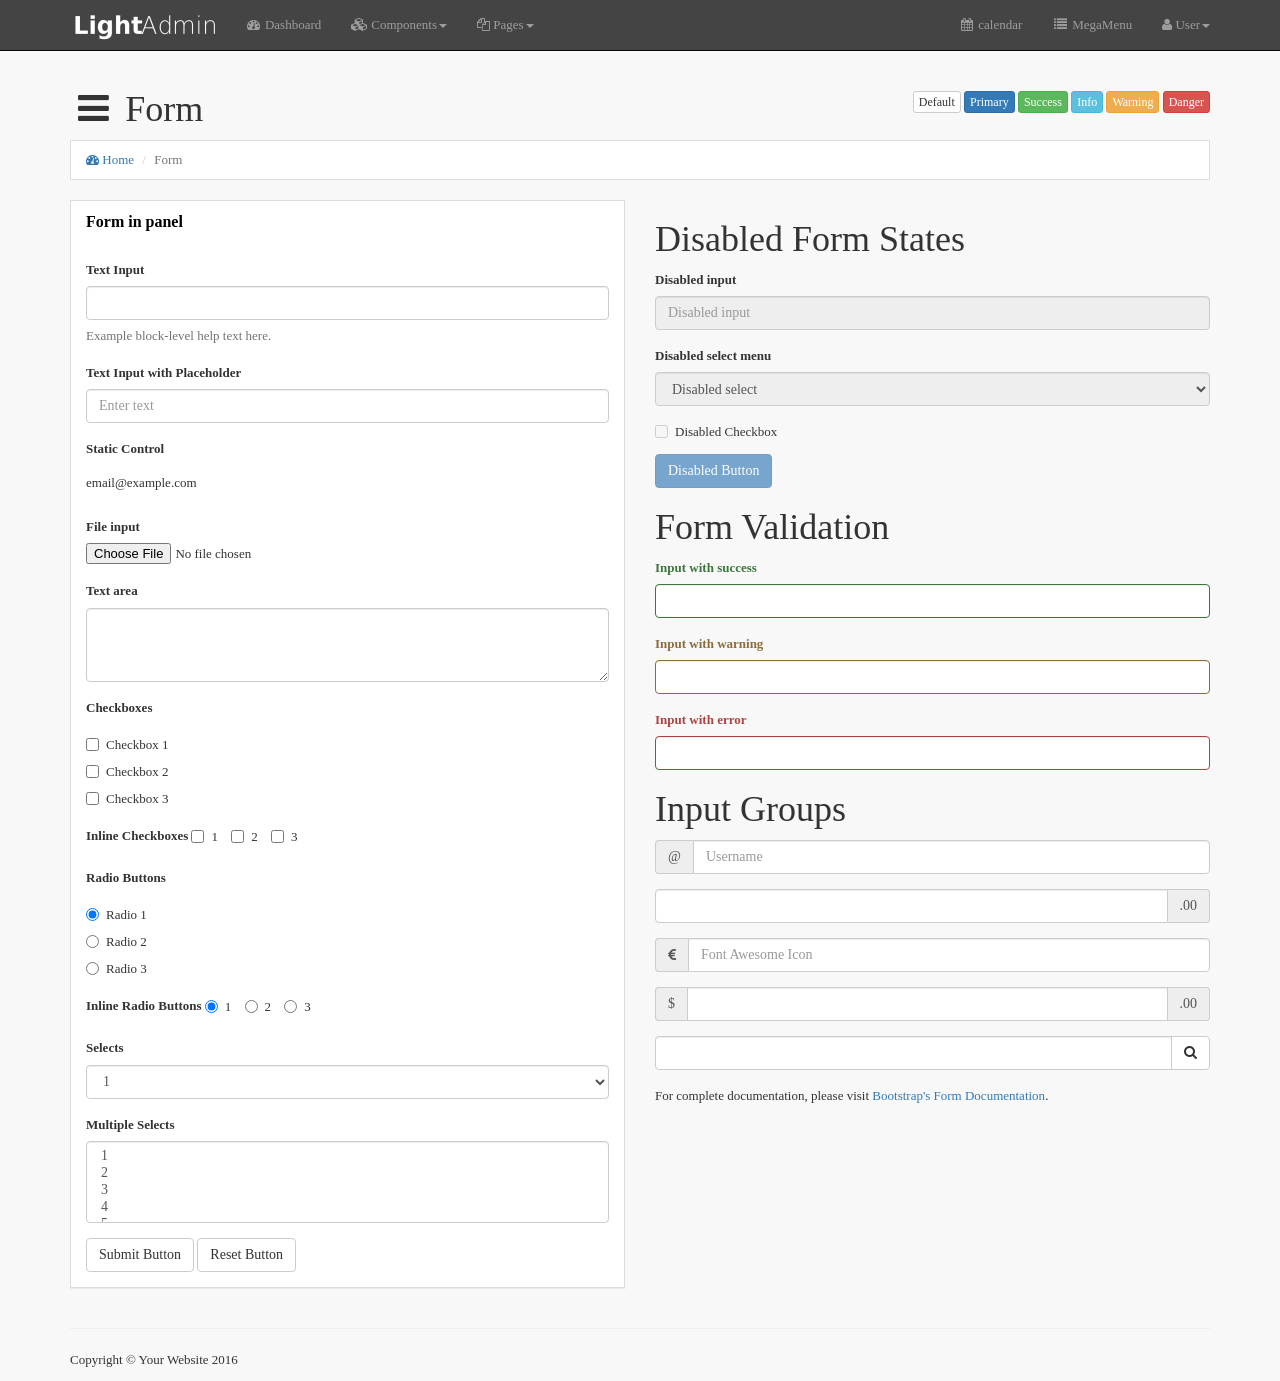
<file: form.html>
<!DOCTYPE html>
<html lang="en">

<head>

    <meta charset="utf-8">
    <meta http-equiv="X-UA-Compatible" content="IE=edge">
    <meta name="viewport" content="width=device-width, initial-scale=1">
    <meta name="description" content="">
    <meta name="author" content="">

    <title>Light Admin - Bootstrap Template</title>

    <!-- Bootstrap Core CSS -->
    <link href="css/bootstrap.min.css" rel="stylesheet">
	
	<!-- Menu Yamm -->
    <link href="css/yamm/yamm.css" rel="stylesheet">

    <!-- Custom CSS -->
    <link href="css/style.css" rel="stylesheet">
	
	<!-- Font-awesome 4.5 -->
	<link rel="stylesheet" href="fonts/font-awesome/css/font-awesome.min.css">

    <!-- HTML5 Shim and Respond.js IE8 support of HTML5 elements and media queries -->
    <!-- WARNING: Respond.js doesn't work if you view the page via file:// -->
    <!--[if lt IE 9]>
        <script src="https://oss.maxcdn.com/libs/html5shiv/3.7.0/html5shiv.js"></script>
        <script src="https://oss.maxcdn.com/libs/respond.js/1.4.2/respond.min.js"></script>
    <![endif]-->

</head>

<body>

    <!-- Navigation -->
    <nav class="navbar navbar-inverse navbar-fixed-top yamm" role="navigation">
		<div class="container">
		  <div class="navbar-header">
			<button type="button" data-toggle="collapse" data-target="#navbar-collapse-2" class="navbar-toggle"><span class="icon-bar"></span><span class="icon-bar"></span><span class="icon-bar"></span></button><a href="#" class="navbar-brand"><a class="navbar-brand" href="#"><img src="img/logo.png"></a></a>
		  </div>
			<div id="navbar-collapse-2" class="navbar-collapse collapse">
				<ul class="nav navbar-nav" id="mainMenu">
					<!-- Media Example -->
					<li class="dropdown"><a href="index.html"><i class="fa fa-fw fa-dashboard"></i> Dashboard</a></li>
					
					<li class="dropdown"><a href="#" data-toggle="dropdown" class="dropdown-toggle"><i class="fa fa-fw fa-cubes"></i>  Components<b class="caret"></b></a>
					<ul class="dropdown-menu">
						<li>
							<div class="card">
									<ul class="nav nav-tabs" role="tablist">
										<li>
											<a href="#charts" role="tab" data-toggle="tab"><i class="fa fa-fw fa-bar-chart-o"></i> Charts</a>
										</li>
										<li>
											<a href="#tables" role="tab" data-toggle="tab"><i class="fa fa-fw fa-table"></i> Tables</a>
										</li>
										<li class="active">
											<a href="#forms" role="tab" data-toggle="tab"><i class="fa fa-fw fa-bars"></i> Forms</a>
										</li>
										<li>
											<a href="#ui" role="tab" data-toggle="tab"><i class="fa fa-fw fa-desktop"></i> UI Elements</a>
										</li>
										<li>
											<a href="#calendar" role="tab" data-toggle="tab"><i class="fa fa-fw fa-calendar"></i> Calendar</a>
										</li>
									</ul>

									<!-- Tab panes -->
									<div class="tab-content">
										<div role="tabpanel" class="tab-pane" id="charts">
										<ul class="nav-list list-inline">
											<li>
												<a href="chart-morris.html" class="button"><i class="fa fa-fw fa-line-chart"></i><span>Morris</span></a>
											</li>
											<li>
												<a href="chart-flot.html"><i class="fa fa-fw fa-pie-chart"></i><span>Flot</span></a>
											</li>
											<li>
												<a href="#"><i class="fa fa-area-chart"></i><span>Morris</span></a>
											</li>
											<li>
												<a href="#"><i class="fa fa-fw fa-bar-chart"></i><span>Flot</span></a>
											</li>
										</ul>
										</div>
										<div role="tabpanel" class="tab-pane" id="tables">
											<ul class="nav-list list-inline">
											<li>
												<a href="tables.html"><i class="fa fa-fw fa-table"></i><span>Table</span></a>
											</li>
											<li>
												<a href="dataTables.html"><i class="fa fa-fw fa-list"></i><span>DataTables</span></a>
											</li>
											<li>
												<a href="#"><i class="fa fa-paw"></i><span>Link 1</span></a>
											</li>
											<li>
												<a href="#"><i class="fa fa-music"></i><span>Link 2</span></a>
											</li>
											<li>
												<a href="#"><i class="fa fa-microphone"></i><span>Link 2</span></a>
											</li>
											</ul>
										</div>
										<div role="tabpanel" class="tab-pane active" id="forms">
											<ul class="nav-list list-inline">
											<li>
												<a href="form.html"><i class="fa fa-fw fa-list-alt"></i><span>Form</span></a>
											</li>
											<li>
												<a href="formMD.html"><i class="fa fa-fw fa-th-list"></i><span>Form material design</span></a>
											</li>
											
											</ul>
										</div>
										<div role="tabpanel" class="tab-pane" id="ui">
											<ul class="nav-list list-inline">
											<li>
												<a href="tabs.html"><i class="fa fa-bars"></i><span>Tabs</span></a>
											</li>
											<li>
												<a href="UIelements.html"><i class="fa fa-tasks"></i><span>Elements</span></a>
											</li>
											</ul>
										</div>
										<div role="tabpanel" class="tab-pane" id="calendar">
											<ul class="nav-list list-inline">
											<li>
												<a href="calendar.html"><i class="fa fa-calendar"></i><span>FullCalendar</span></a>
											</li>
											</ul>
										</div>
									</div>
							</div>	
						</li>
					</ul>
					</li>
				</ul>
				<ul class="nav navbar-nav">
					<li class="dropdown"><a href="#" data-toggle="dropdown" class="dropdown-toggle"><i class="fa fa-files-o"></i> Pages<b class="caret"></b></a>

						<ul class="dropdown-menu">
							<li>
								<a href="login.html"><i class="fa fa-key"></i> Login</a>
							</li>
							<li>
								<a href="invoice.html"> <i class="fa fa-file"></i> Invoice</a>
							</li>
							<li>
								<a href="blank.html"> <i class="fa fa-file-o"></i> Blank</a>
							</li>
						</ul>
					</li>
				</ul>
				<ul class="nav navbar-nav navbar-right">
				
				  <li class="dropdown"><a href="calendar.html"><i class="fa fa-fw fa-calendar"></i> calendar</a></li>
				  <li class="dropdown"><a href="megamenu.html"><i class="fa fa-fw fa-list"></i> MegaMenu</a></li>
				  <li class="dropdown"><a href="#" data-toggle="dropdown" class="dropdown-toggle"><i class="fa fa-user"></i> User<b class="caret"></b></a>

					<ul class="dropdown-menu">
						<li>
							<a href="#"><i class="fa fa-fw fa-user"></i> Profile</a>
						</li>
						<li>
							<a href="#"><i class="fa fa-fw fa-envelope"></i> Inbox</a>
						</li>
						<li>
							<a href="#"><i class="fa fa-fw fa-gear"></i> Settings</a>
						</li>
						<li class="divider"></li>
						<li>
							<a href="#"><i class="fa fa-fw fa-power-off"></i> Log Out</a>
						</li>
					</ul>
				  </li>
				</ul>
			</div>
		</div>
	</nav>
		<!-- /.container -->
	<!-- Page Content -->
	<div class="container">
		<div class="header">
            <div class="pull-right">
				<!-- Standard button -->
				<button type="button" class="btn btn-xs btn-default">Default</button>

				<!-- Provides extra visual weight and identifies the primary action in a set of buttons -->
				<button type="button" class="btn btn-xs btn-primary">Primary</button>

				<!-- Indicates a successful or positive action -->
				<button type="button" class="btn btn-xs btn-success">Success</button>

				<!-- Contextual button for informational alert messages -->
				<button type="button" class="btn btn-xs btn-info">Info</button>

				<!-- Indicates caution should be taken with this action -->
				<button type="button" class="btn btn-xs btn-warning">Warning</button>

				<!-- Indicates a dangerous or potentially negative action -->
				<button type="button" class="btn btn-xs btn-danger">Danger</button>

			</div>

            <h1 class="page-title"> <i class="fa fa-fw fa-bars"></i> Form</h1>
			<ul class="breadcrumb">
				<li><a href="index.html"><i class="fa fa-dashboard"></i> Home</a> </li>
				<li class="active">Form</li>
			</ul>

        </div>
        
		<div class="row">
			<div class="col-lg-6">
				<div class="panel panel-default">
					<div class="panel-heading">
						Form in panel
					</div>
					<!-- /.panel-heading -->
					<div class="panel-body">
						<form role="form">

							<div class="form-group">
								<label>Text Input</label>
								<input class="form-control">
								<p class="help-block">Example block-level help text here.</p>
							</div>

							<div class="form-group">
								<label>Text Input with Placeholder</label>
								<input class="form-control" placeholder="Enter text">
							</div>

							<div class="form-group">
								<label>Static Control</label>
								<p class="form-control-static">email@example.com</p>
							</div>

							<div class="form-group">
								<label>File input</label>
								<input type="file">
							</div>

							<div class="form-group">
								<label>Text area</label>
								<textarea class="form-control" rows="3"></textarea>
							</div>

							<div class="form-group">
								<label>Checkboxes</label>
								<div class="checkbox">
									<label>
										<input type="checkbox" value="">Checkbox 1
									</label>
								</div>
								<div class="checkbox">
									<label>
										<input type="checkbox" value="">Checkbox 2
									</label>
								</div>
								<div class="checkbox">
									<label>
										<input type="checkbox" value="">Checkbox 3
									</label>
								</div>
							</div>

							<div class="form-group">
								<label>Inline Checkboxes</label>
								<label class="checkbox-inline">
									<input type="checkbox">1
								</label>
								<label class="checkbox-inline">
									<input type="checkbox">2
								</label>
								<label class="checkbox-inline">
									<input type="checkbox">3
								</label>
							</div>

							<div class="form-group">
								<label>Radio Buttons</label>
								<div class="radio">
									<label>
										<input type="radio" name="optionsRadios" id="optionsRadios1" value="option1" checked="">Radio 1
									</label>
								</div>
								<div class="radio">
									<label>
										<input type="radio" name="optionsRadios" id="optionsRadios2" value="option2">Radio 2
									</label>
								</div>
								<div class="radio">
									<label>
										<input type="radio" name="optionsRadios" id="optionsRadios3" value="option3">Radio 3
									</label>
								</div>
							</div>

							<div class="form-group">
								<label>Inline Radio Buttons</label>
								<label class="radio-inline">
									<input type="radio" name="optionsRadiosInline" id="optionsRadiosInline1" value="option1" checked="">1
								</label>
								<label class="radio-inline">
									<input type="radio" name="optionsRadiosInline" id="optionsRadiosInline2" value="option2">2
								</label>
								<label class="radio-inline">
									<input type="radio" name="optionsRadiosInline" id="optionsRadiosInline3" value="option3">3
								</label>
							</div>

							<div class="form-group">
								<label>Selects</label>
								<select class="form-control">
									<option>1</option>
									<option>2</option>
									<option>3</option>
									<option>4</option>
									<option>5</option>
								</select>
							</div>

							<div class="form-group">
								<label>Multiple Selects</label>
								<select multiple="" class="form-control">
									<option>1</option>
									<option>2</option>
									<option>3</option>
									<option>4</option>
									<option>5</option>
								</select>
							</div>

							<button type="submit" class="btn btn-default">Submit Button</button>
							<button type="reset" class="btn btn-default">Reset Button</button>

						</form>
					</div>
				</div>

			</div>
			<div class="col-lg-6">
				<h1>Disabled Form States</h1>

				<form role="form">

					<fieldset disabled="">

						<div class="form-group">
							<label for="disabledSelect">Disabled input</label>
							<input class="form-control" id="disabledInput" type="text" placeholder="Disabled input" disabled="">
						</div>

						<div class="form-group">
							<label for="disabledSelect">Disabled select menu</label>
							<select id="disabledSelect" class="form-control">
								<option>Disabled select</option>
							</select>
						</div>

						<div class="checkbox">
							<label>
								<input type="checkbox">Disabled Checkbox
							</label>
						</div>

						<button type="submit" class="btn btn-primary">Disabled Button</button>

					</fieldset>

				</form>

				<h1>Form Validation</h1>

				<form role="form">

					<div class="form-group has-success">
						<label class="control-label" for="inputSuccess">Input with success</label>
						<input type="text" class="form-control" id="inputSuccess">
					</div>

					<div class="form-group has-warning">
						<label class="control-label" for="inputWarning">Input with warning</label>
						<input type="text" class="form-control" id="inputWarning">
					</div>

					<div class="form-group has-error">
						<label class="control-label" for="inputError">Input with error</label>
						<input type="text" class="form-control" id="inputError">
					</div>

				</form>

				<h1>Input Groups</h1>

				<form role="form">

					<div class="form-group input-group">
						<span class="input-group-addon">@</span>
						<input type="text" class="form-control" placeholder="Username">
					</div>

					<div class="form-group input-group">
						<input type="text" class="form-control">
						<span class="input-group-addon">.00</span>
					</div>

					<div class="form-group input-group">
						<span class="input-group-addon"><i class="fa fa-eur"></i></span>
						<input type="text" class="form-control" placeholder="Font Awesome Icon">
					</div>

					<div class="form-group input-group">
						<span class="input-group-addon">$</span>
						<input type="text" class="form-control">
						<span class="input-group-addon">.00</span>
					</div>

					<div class="form-group input-group">
						<input type="text" class="form-control">
						<span class="input-group-btn"><button class="btn btn-default" type="button"><i class="fa fa-search"></i></button></span>
					</div>

				</form>

				<p>For complete documentation, please visit <a href="http://getbootstrap.com/css/#forms">Bootstrap's Form Documentation</a>.</p>

			</div>
		</div>

        <hr>

        <!-- Footer -->
        <footer>
            <div class="row">
                <div class="col-lg-12">
                    <p>Copyright &copy; Your Website 2016</p>
                </div>
            </div>
        </footer>

    </div>
	<!-- /.container -->

    <!-- jQuery -->
    <script src="js/jquery.js"></script>

    <!-- Bootstrap Core JavaScript -->
    <script src="js/bootstrap.min.js"></script>
	
	<script type="text/javascript">
	$(document).ready(function(){
		$(document).on('click', '.yamm .dropdown-menu', function(e) {
          e.stopPropagation()
        })
	});
	</script>
</body>

</html>
</file>
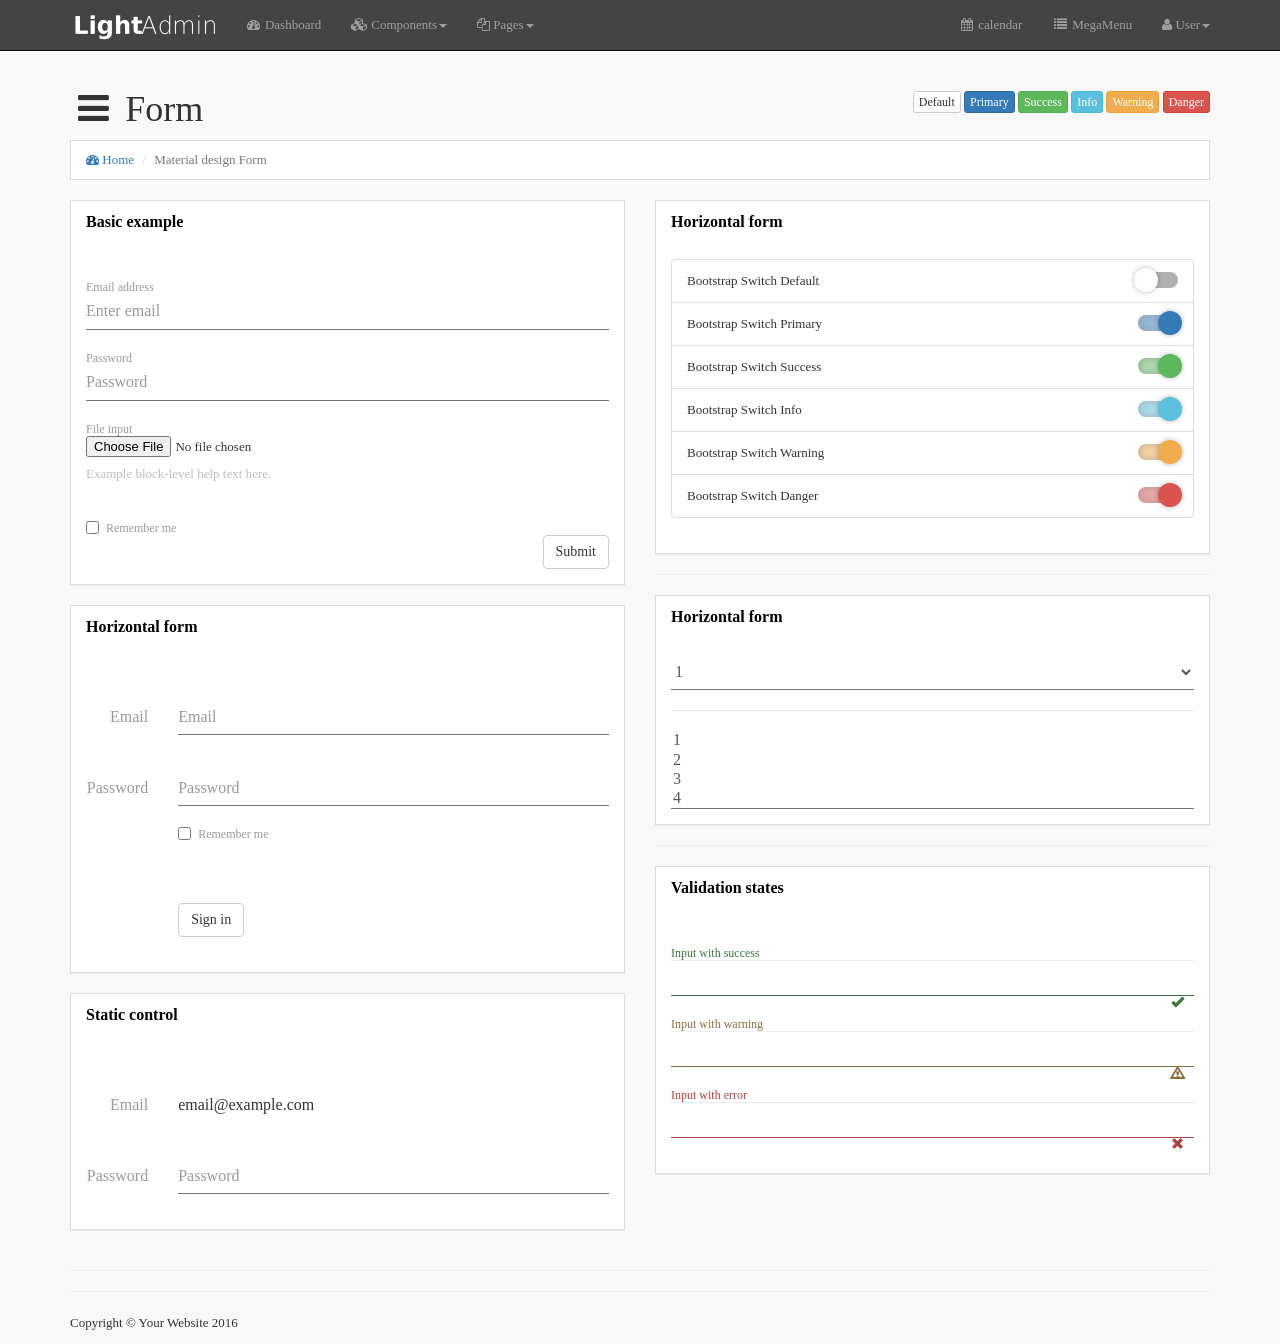
<file: formMD.html>
<!DOCTYPE html>
<html lang="en">

<head>

    <meta charset="utf-8">
    <meta http-equiv="X-UA-Compatible" content="IE=edge">
    <meta name="viewport" content="width=device-width, initial-scale=1">
    <meta name="description" content="">
    <meta name="author" content="">

    <title>Light Admin - Bootstrap Template</title>

    <!-- Bootstrap Core CSS -->
    <link href="css/bootstrap.min.css" rel="stylesheet">
	
	<!-- Menu Yamm -->
    <link href="css/yamm/yamm.css" rel="stylesheet">
    <!-- Custom CSS -->
    <link href="css/style.css" rel="stylesheet">
	<link href="css/formMD.css" rel="stylesheet">
	
	<!-- Font-awesome 4.5 -->
	<link rel="stylesheet" href="fonts/font-awesome/css/font-awesome.min.css">

    <!-- HTML5 Shim and Respond.js IE8 support of HTML5 elements and media queries -->
    <!-- WARNING: Respond.js doesn't work if you view the page via file:// -->
    <!--[if lt IE 9]>
        <script src="https://oss.maxcdn.com/libs/html5shiv/3.7.0/html5shiv.js"></script>
        <script src="https://oss.maxcdn.com/libs/respond.js/1.4.2/respond.min.js"></script>
    <![endif]-->

</head>

<body>

    <!-- Navigation -->
		<nav class="navbar navbar-inverse navbar-fixed-top yamm" role="navigation">
		<div class="container">
		  <div class="navbar-header">
			<button type="button" data-toggle="collapse" data-target="#navbar-collapse-2" class="navbar-toggle"><span class="icon-bar"></span><span class="icon-bar"></span><span class="icon-bar"></span></button><a href="#" class="navbar-brand"><a class="navbar-brand" href="#"><img src="img/logo.png"></a></a>
		  </div>
			<div id="navbar-collapse-2" class="navbar-collapse collapse">
				<ul class="nav navbar-nav" id="mainMenu">
					<!-- Media Example -->
					<li class="dropdown"><a href="index.html"><i class="fa fa-fw fa-dashboard"></i> Dashboard</a></li>
					
					<li class="dropdown"><a href="#" data-toggle="dropdown" class="dropdown-toggle"><i class="fa fa-fw fa-cubes"></i>  Components<b class="caret"></b></a>
					<ul class="dropdown-menu">
						<li>
							<div class="card">
									<ul class="nav nav-tabs" role="tablist">
										<li>
											<a href="#charts" role="tab" data-toggle="tab"><i class="fa fa-fw fa-bar-chart-o"></i> Charts</a>
										</li>
										<li>
											<a href="#tables" role="tab" data-toggle="tab"><i class="fa fa-fw fa-table"></i> Tables</a>
										</li>
										<li class="active">
											<a href="#forms" role="tab" data-toggle="tab"><i class="fa fa-fw fa-bars"></i> Forms</a>
										</li>
										<li>
											<a href="#ui" role="tab" data-toggle="tab"><i class="fa fa-fw fa-desktop"></i> UI Elements</a>
										</li>
										<li>
											<a href="#calendar" role="tab" data-toggle="tab"><i class="fa fa-fw fa-calendar"></i> Calendar</a>
										</li>
									</ul>

									<!-- Tab panes -->
									<div class="tab-content">
										<div role="tabpanel" class="tab-pane" id="charts">
										<ul class="nav-list list-inline">
											<li>
												<a href="chart-morris.html" class="button"><i class="fa fa-fw fa-line-chart"></i><span>Morris</span></a>
											</li>
											<li>
												<a href="chart-flot.html"><i class="fa fa-fw fa-pie-chart"></i><span>Flot</span></a>
											</li>
											<li>
												<a href="#"><i class="fa fa-area-chart"></i><span>Morris</span></a>
											</li>
											<li>
												<a href="#"><i class="fa fa-fw fa-bar-chart"></i><span>Flot</span></a>
											</li>
										</ul>
										</div>
										<div role="tabpanel" class="tab-pane" id="tables">
											<ul class="nav-list list-inline">
											<li>
												<a href="tables.html"><i class="fa fa-fw fa-table"></i><span>Table</span></a>
											</li>
											<li>
												<a href="dataTables.html"><i class="fa fa-fw fa-list"></i><span>DataTables</span></a>
											</li>
											<li>
												<a href="#"><i class="fa fa-paw"></i><span>Link 1</span></a>
											</li>
											<li>
												<a href="#"><i class="fa fa-music"></i><span>Link 2</span></a>
											</li>
											<li>
												<a href="#"><i class="fa fa-microphone"></i><span>Link 2</span></a>
											</li>
											</ul>
										</div>
										<div role="tabpanel" class="tab-pane active" id="forms">
											<ul class="nav-list list-inline">
											<li>
												<a href="form.html"><i class="fa fa-fw fa-list-alt"></i><span>Form</span></a>
											</li>
											<li>
												<a href="formMD.html"><i class="fa fa-fw fa-th-list"></i><span>Form material design</span></a>
											</li>
											
											</ul>
										</div>
										<div role="tabpanel" class="tab-pane" id="ui">
											<ul class="nav-list list-inline">
											<li>
												<a href="tabs.html"><i class="fa fa-bars"></i><span>Tabs</span></a>
											</li>
											<li>
												<a href="UIelements.html"><i class="fa fa-tasks"></i><span>Elements</span></a>
											</li>
											</ul>
										</div>
										<div role="tabpanel" class="tab-pane" id="calendar">
											<ul class="nav-list list-inline">
											<li>
												<a href="calendar.html"><i class="fa fa-calendar"></i><span>FullCalendar</span></a>
											</li>
											</ul>
										</div>
									</div>
							</div>	
						</li>
					</ul>
					</li>
				</ul>
				<ul class="nav navbar-nav">
					<li class="dropdown"><a href="#" data-toggle="dropdown" class="dropdown-toggle"><i class="fa fa-files-o"></i> Pages<b class="caret"></b></a>

						<ul class="dropdown-menu">
							<li>
								<a href="login.html"><i class="fa fa-key"></i> Login</a>
							</li>
							<li>
								<a href="invoice.html"> <i class="fa fa-file"></i> Invoice</a>
							</li>
							<li>
								<a href="blank.html"> <i class="fa fa-file-o"></i> Blank</a>
							</li>
						</ul>
					</li>
				</ul>
				<ul class="nav navbar-nav navbar-right">
				
				  <li class="dropdown"><a href="calendar.html"><i class="fa fa-fw fa-calendar"></i> calendar</a></li>
				  <li class="dropdown"><a href="megamenu.html"><i class="fa fa-fw fa-list"></i> MegaMenu</a></li>
				  <li class="dropdown"><a href="#" data-toggle="dropdown" class="dropdown-toggle"><i class="fa fa-user"></i> User<b class="caret"></b></a>

					<ul class="dropdown-menu">
						<li>
							<a href="#"><i class="fa fa-fw fa-user"></i> Profile</a>
						</li>
						<li>
							<a href="#"><i class="fa fa-fw fa-envelope"></i> Inbox</a>
						</li>
						<li>
							<a href="#"><i class="fa fa-fw fa-gear"></i> Settings</a>
						</li>
						<li class="divider"></li>
						<li>
							<a href="#"><i class="fa fa-fw fa-power-off"></i> Log Out</a>
						</li>
					</ul>
				  </li>
				</ul>
			</div>
		</div>
	</nav>
		<!-- /.container -->
	<!-- Page Content -->
	<div class="container">
		<div class="header">
            <div class="pull-right">
				<!-- Standard button -->
				<button type="button" class="btn btn-xs btn-default">Default</button>

				<!-- Provides extra visual weight and identifies the primary action in a set of buttons -->
				<button type="button" class="btn btn-xs btn-primary">Primary</button>

				<!-- Indicates a successful or positive action -->
				<button type="button" class="btn btn-xs btn-success">Success</button>

				<!-- Contextual button for informational alert messages -->
				<button type="button" class="btn btn-xs btn-info">Info</button>

				<!-- Indicates caution should be taken with this action -->
				<button type="button" class="btn btn-xs btn-warning">Warning</button>

				<!-- Indicates a dangerous or potentially negative action -->
				<button type="button" class="btn btn-xs btn-danger">Danger</button>

			</div>

           <h1 class="page-title"> <i class="fa fa-fw fa-bars"></i> Form</h1>
			<ul class="breadcrumb">
				<li><a href="index.html"><i class="fa fa-dashboard"></i> Home</a> </li>
				<li class="active">Material design Form</li>
			</ul>

        </div>
        <!-- Heading Row -->
		
		<div class="row">
			<div class="col-lg-6">
				<div class="panel panel-default">
					<div class="panel-heading">
						Basic example
					</div>
					<div class="panel-body">
						<form role="form">
						  <div class="form-group">
							<label for="exampleInputEmail1">Email address</label>
							<input type="email" class="form-control" id="exampleInputEmail1" placeholder="Enter email">
						  </div>
						  <div class="form-group">
							<label for="exampleInputPassword1">Password</label>
							<input type="password" class="form-control" id="exampleInputPassword1" placeholder="Password">
						  </div>
						  <div class="form-group">
							<label for="exampleInputFile">File input</label>
							<input type="file" id="exampleInputFile">
							<p class="help-block">Example block-level help text here.</p>
						  </div>
						  <br>
						  <div class="form-group">
							  <div class="checkbox">
								<label>
								  <input type="checkbox"> Remember me
								</label>
							  </div>
						  </div>
						  
						  <div class="form-group">
							<div class="pull-right">
							  <button type="submit" class="btn btn-default">Submit</button>
							</div>
						  </div>
						  
						</form>
					</div>
				</div>
				
				<div class="panel panel-default">
					
					<div class="panel-heading">
						Horizontal form
					</div>
					<div class="panel-body">
						<form class="form-horizontal" role="form">
						  <div class="form-group">
							<label for="inputEmail3" class="col-sm-2 control-label">Email</label>
							<div class="col-sm-10">
							  <input type="email" class="form-control" id="inputEmail3" placeholder="Email">
							</div>
						  </div>
						  <div class="form-group">
							<label for="inputPassword3" class="col-sm-2 control-label">Password</label>
							<div class="col-sm-10">
							  <input type="password" class="form-control" id="inputPassword3" placeholder="Password">
							</div>
						  </div>
						  <div class="form-group">
							<div class="col-sm-offset-2 col-sm-10">
							  <div class="checkbox">
								<label>
								  <input type="checkbox"> Remember me
								</label>
							  </div>
							</div>
						  </div>
						  <div class="form-group">
							<div class="col-sm-offset-2 col-sm-10">
							  <button type="submit" class="btn btn-default">Sign in</button>
							</div>
						  </div>
						</form>
					</div>
					
				</div>
				
				<div class="panel panel-default">
				
					
					<div class="panel-heading">
						Static control
					</div>
					<div class="panel-body">
						<form class="form-horizontal" role="form">
						  <div class="form-group">
							<label class="col-sm-2 control-label">Email</label>
							<div class="col-sm-10">
							  <p class="form-control-static">email@example.com</p>
							</div>
						  </div>
						  <div class="form-group">
							<label for="inputPassword" class="col-sm-2 control-label">Password</label>
							<div class="col-sm-10">
							  <input type="password" class="form-control" id="inputPassword" placeholder="Password">
							</div>
						  </div>
						</form>
					</div>
					
					
				</div>				
				
			</div>
			
			<div class="col-lg-6">
				<div class="panel panel-default">
					<div class="panel-heading">
						Horizontal form
					</div>
					<div class="panel-body">						
									
						<!-- List group -->
						<ul class="list-group">
							<li class="list-group-item">
								Bootstrap Switch Default
								<div class="material-switch pull-right">
									<input id="OptionDefault" name="Option001" type="checkbox"/>
									<label for="OptionDefault" class="label-default"></label>
								</div>
							</li>
							<li class="list-group-item">
								Bootstrap Switch Primary
								<div class="material-switch pull-right">
									<input id="OptionPrimary" name="Option001" type="checkbox" checked/>
									<label for="OptionPrimary" class="label-primary"></label>
								</div>
							</li>
							<li class="list-group-item">
								Bootstrap Switch Success
								<div class="material-switch pull-right">
									<input id="OptionSuccess" name="Option001" type="checkbox" checked/>
									<label for="OptionSuccess" class="label-success"></label>
								</div>
							</li>
							<li class="list-group-item">
								Bootstrap Switch Info
								<div class="material-switch pull-right">
									<input id="OptionInfo" name="Option001" type="checkbox" checked/>
									<label for="OptionInfo" class="label-info"></label>
								</div>
							</li>
							<li class="list-group-item">
								Bootstrap Switch Warning
								<div class="material-switch pull-right">
									<input id="OptionWarning" name="Option001" type="checkbox" checked/>
									<label for="OptionWarning" class="label-warning"></label>
								</div>
							</li>
							<li class="list-group-item">
								Bootstrap Switch Danger
								<div class="material-switch pull-right">
									<input id="OptionDanger" name="Option001" type="checkbox" checked/>
									<label for="OptionDanger" class="label-danger"></label>
								</div>
							</li>
						</ul>
					

					</div>
				</div>
				
				<hr>
				
				<div class="panel panel-default">
					<div class="panel-heading">
						Horizontal form
					</div>
					<div class="panel-body">
						<form class="form" role="form">
						  <select class="form-control">
							  <option>1</option>
							  <option>2</option>
							  <option>3</option>
							  <option>4</option>
							  <option>5</option>
							</select>
							<hr>
							<select multiple class="form-control">
							  <option>1</option>
							  <option>2</option>
							  <option>3</option>
							  <option>4</option>
							  <option>5</option>
							</select>
						</form>
					</div>
				</div>
				
				<hr>
				
				<div class="panel panel-default">
					<div class="panel-heading">
						Validation states
					</div>
					<div class="panel-body">
						<form class="form" role="form">
							<div class="form-group has-success has-feedback">
							  <label class="control-label" for="inputSuccess2">Input with success</label>
							  <input type="text" class="form-control" id="inputSuccess2">
							  <span class="glyphicon glyphicon-ok form-control-feedback"></span>
							</div>
							<div class="form-group has-warning has-feedback">
							  <label class="control-label" for="inputWarning2">Input with warning</label>
							  <input type="text" class="form-control" id="inputWarning2">
							  <span class="glyphicon glyphicon-warning-sign form-control-feedback"></span>
							</div>
							<div class="form-group has-error has-feedback">
							  <label class="control-label" for="inputError2">Input with error</label>
							  <input type="text" class="form-control" id="inputError2">
							  <span class="glyphicon glyphicon-remove form-control-feedback"></span>
							</div>
						</form>
					</div>
				</div>
			</div>
		</div>

        <hr>
		
		

        <!-- /.row -->

        <hr>

        <!-- Footer -->
        <footer>
            <div class="row">
                <div class="col-lg-12">
                    <p>Copyright &copy; Your Website 2016</p>
                </div>
            </div>
        </footer>

    </div>
	<!-- /.container -->

    <!-- jQuery -->
    <script src="js/jquery.js"></script>

    <!-- Bootstrap Core JavaScript -->
    <script src="js/bootstrap.min.js"></script>
	
	<script type="text/javascript">
	$(document).ready(function(){
		$(document).on('click', '.yamm .dropdown-menu', function(e) {
          e.stopPropagation()
        })
		
		var ripples = {
			init : function(withRipple) {
				"use strict";

				// Cross browser matches function
				function matchesSelector(dom_element, selector) {
					var matches = dom_element.matches || dom_element.matchesSelector || dom_element.webkitMatchesSelector || dom_element.mozMatchesSelector || dom_element.msMatchesSelector || dom_element.oMatchesSelector;
					return matches.call(dom_element, selector);
				}

				// animations time
				var rippleOutTime = 100,
					rippleStartTime = 500;

				// Helper to bind events on dynamically created elements
				var bind = function(event, selector, callback) {
					document.addEventListener(event, function(e) {
						var target = (typeof e.detail !== "number") ? e.detail : e.target;

						if (matchesSelector(target, selector)) {
							callback(e, target);
						}
					});
				};

				var rippleStart = function(e, target) {

					// Init variables
					var $rippleWrapper  = target,
						$el             = $rippleWrapper.parentNode,
						$ripple         = document.createElement("div"),
						elPos           = $el.getBoundingClientRect(),
						mousePos        = {x: e.clientX - elPos.left, y: e.clientY - elPos.top},
						scale           = "transform:scale(" + Math.round($rippleWrapper.offsetWidth / 5) + ")",
						rippleEnd       = new CustomEvent("rippleEnd", {detail: $ripple}),
						refreshElementStyle;

					$ripplecache = $ripple;

					// Set ripple class
					$ripple.className = "ripple";

					// Move ripple to the mouse position
					$ripple.setAttribute("style", "left:" + mousePos.x + "px; top:" + mousePos.y + "px;");

					// Insert new ripple into ripple wrapper
					$rippleWrapper.appendChild($ripple);

					// Make sure the ripple has the class applied (ugly hack but it works)
					refreshElementStyle = window.getComputedStyle($ripple).opacity;

					// Let other funtions know that this element is animating
					$ripple.dataset.animating = 1;

					// Set scale value to ripple and animate it
					$ripple.className = "ripple ripple-on";
					$ripple.setAttribute("style", $ripple.getAttribute("style") + ["-ms-" + scale,"-moz-" + scale,"-webkit-" + scale,scale].join(";"));

					// This function is called when the animation is finished
					setTimeout(function() {

						// Let know to other functions that this element has finished the animation
						$ripple.dataset.animating = 0;
						document.dispatchEvent(rippleEnd);

					}, rippleStartTime);

				};

				var rippleOut = function($ripple) {
					console.log($ripple);
					// Clear previous animation
					$ripple.className = "ripple ripple-on ripple-out";

					// Let ripple fade out (with CSS)
					setTimeout(function() {
						$ripple.remove();
					}, rippleOutTime);
				};

				// Helper, need to know if mouse is up or down
				var mouseDown = false;
				document.body.onmousedown = function() {
					mouseDown = true;
				};
				document.body.onmouseup = function() {
					mouseDown = false;
				};

				// Append ripple wrapper if not exists already
				var rippleInit = function(e, target) {

					if (target.getElementsByClassName("ripple-wrapper").length === 0) {
						target.className += " withripple";
						var $rippleWrapper = document.createElement("div");
						$rippleWrapper.className = "ripple-wrapper";
						target.appendChild($rippleWrapper);
					}

				};


				var $ripplecache;

				// Events handler
				// init RippleJS and start ripple effect on mousedown
				bind("mouseover", withRipple, rippleInit);

				console.log(withRipple);
				// start ripple effect on mousedown
				bind("mousedown", ".ripple-wrapper", rippleStart);
				// if animation ends and user is not holding mouse then destroy the ripple
				bind("rippleEnd", ".ripple-wrapper .ripple", function(e, $ripple) {
					if (!mouseDown) {
						rippleOut($ripple);
					}
				});
				// Destroy ripple when mouse is not holded anymore if the ripple still exists
				bind("mouseup", ".ripple-wrapper", function() {
					var $ripple = $ripplecache;
					if ($ripple.dataset.animating != 1) {
						rippleOut($ripple);
					}
				});

			}
		};
		/* globals ripples */

		$(function (){

			if (ripples) {
				ripples.init(".btn:not(.btn-link), .navbar a, .nav-tabs a, .withripple");
			}

			var initInputs = function() {
				// Add fake-checkbox to material checkboxes
				$(".checkbox > label > input").not(".bs-material").addClass("bs-material").after("<span class=check></span>");

				// Add fake-radio to material radios
				$(".radio > label > input").not(".bs-material").addClass("bs-material").after("<span class=circle></span><span class=check></span>");

				// Add elements for material inputs
				$("input.form-control, textarea.form-control, select.form-control").not(".bs-material").each( function() {
					if ($(this).is(".bs-material")) { return; }
					$(this).wrap("<div class=form-control-wrapper></div>");
					$(this).after("<span class=material-input></span>");
					if ($(this).hasClass("floating-label")) {
						var placeholder = $(this).attr("placeholder");
						$(this).attr("placeholder", null).removeClass("floating-label");
						$(this).after("<div class=floating-label>" + placeholder + "</div>");
					}
					if ($(this).is(":empty") || $(this).val() === null || $(this).val() == "undefined" || $(this).val() === "") {
						$(this).addClass("empty");
					}

					if ($(this).parent().next().is("[type=file]")) {
						$(this).parent().addClass("fileinput");
						var $input = $(this).parent().next().detach();
						$(this).after($input);
					}
				});

			};
			initInputs();


			if (document.arrive) {
				document.arrive("input, textarea, select", function() {
					initInputs();
				});
			}

			$(document).on("change", ".checkbox input", function() {
				$(this).blur();
			});

			$(document).on("keyup change", ".form-control", function() {
				var self = $(this);
				setTimeout(function() {
					if (self.val() === "") {
						self.addClass("empty");
					} else {
						self.removeClass("empty");
					}
				}, 1);
			});
			$(document)
			.on("focus", ".form-control-wrapper.fileinput", function() {
				$(this).find("input").addClass("focus");
			})
			.on("blur", ".form-control-wrapper.fileinput", function() {
				$(this).find("input").removeClass("focus");
			})
			.on("change", ".form-control-wrapper.fileinput [type=file]", function() {
				var value = "";
				$.each($(this)[0].files, function(i, file) {
					console.log(file);
					value += file.name + ", ";
				});
				value = value.substring(0, value.length - 2);
				if (value) {
					$(this).prev().removeClass("empty");
				} else {
					$(this).prev().addClass("empty");
				}
				$(this).prev().val(value);
			});
		});

	});
	</script>
</body>

</html>
</file>
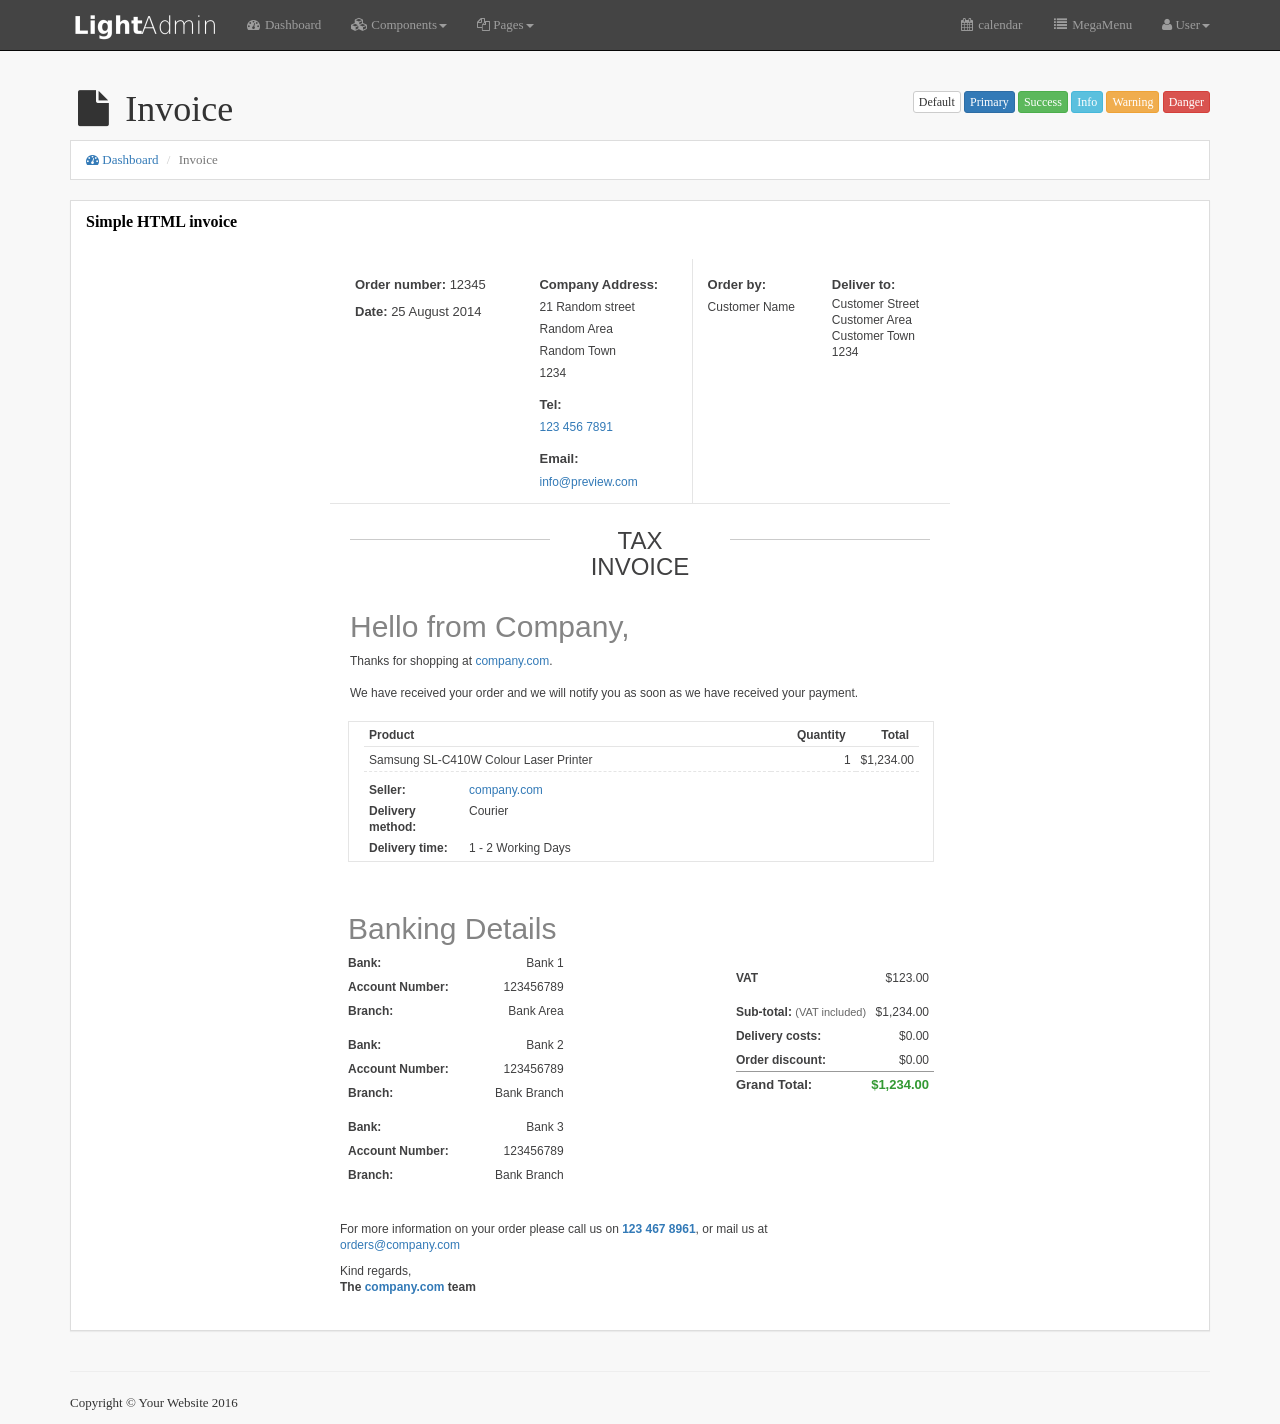
<file: invoice.html>
<!DOCTYPE html>
<html lang="en">

<head>

    <meta charset="utf-8">
    <meta http-equiv="X-UA-Compatible" content="IE=edge">
    <meta name="viewport" content="width=device-width, initial-scale=1">
    <meta name="description" content="">
    <meta name="author" content="">

    <title>Light Admin - Bootstrap Template</title>

    <!-- Bootstrap Core CSS -->
    <link href="css/bootstrap.min.css" rel="stylesheet">
	
	<!-- Menu Yamm -->
    <link href="css/yamm/yamm.css" rel="stylesheet">
    <!-- Custom CSS -->
    <link href="css/style.css" rel="stylesheet">
	
	<!-- Font-awesome 4.5 -->
	<link rel="stylesheet" href="fonts/font-awesome/css/font-awesome.min.css">

    <!-- HTML5 Shim and Respond.js IE8 support of HTML5 elements and media queries -->
    <!-- WARNING: Respond.js doesn't work if you view the page via file:// -->
    <!--[if lt IE 9]>
        <script src="https://oss.maxcdn.com/libs/html5shiv/3.7.0/html5shiv.js"></script>
        <script src="https://oss.maxcdn.com/libs/respond.js/1.4.2/respond.min.js"></script>
    <![endif]-->

</head>

<body>

    <!-- Navigation -->
	<nav class="navbar navbar-inverse navbar-fixed-top yamm" role="navigation">
		<div class="container">
		  <div class="navbar-header">
			<button type="button" data-toggle="collapse" data-target="#navbar-collapse-2" class="navbar-toggle"><span class="icon-bar"></span><span class="icon-bar"></span><span class="icon-bar"></span></button><a href="#" class="navbar-brand"><a class="navbar-brand" href="#"><img src="img/logo.png"></a></a>
		  </div>
			<div id="navbar-collapse-2" class="navbar-collapse collapse">
				<ul class="nav navbar-nav" id="mainMenu">
					<!-- Media Example -->
					<li class="dropdown"><a href="index.html"><i class="fa fa-fw fa-dashboard"></i> Dashboard</a></li>
					
					<li class="dropdown"><a href="#" data-toggle="dropdown" class="dropdown-toggle"><i class="fa fa-fw fa-cubes"></i>  Components<b class="caret"></b></a>
					<ul class="dropdown-menu">
						<li>
							<div class="card">
									<ul class="nav nav-tabs" role="tablist">
										<li class="active">
											<a href="#charts" role="tab" data-toggle="tab"><i class="fa fa-fw fa-bar-chart-o"></i> Charts</a>
										</li>
										<li>
											<a href="#tables" role="tab" data-toggle="tab"><i class="fa fa-fw fa-table"></i> Tables</a>
										</li>
										<li>
											<a href="#forms" role="tab" data-toggle="tab"><i class="fa fa-fw fa-bars"></i> Forms</a>
										</li>
										<li>
											<a href="#ui" role="tab" data-toggle="tab"><i class="fa fa-fw fa-desktop"></i> UI Elements</a>
										</li>
										<li>
											<a href="#calendar" role="tab" data-toggle="tab"><i class="fa fa-fw fa-calendar"></i> Calendar</a>
										</li>
									</ul>

									<!-- Tab panes -->
									<div class="tab-content">
										<div role="tabpanel" class="tab-pane active" id="charts">
										<ul class="nav-list list-inline">
											<li>
												<a href="chart-morris.html" class="button"><i class="fa fa-fw fa-line-chart"></i><span>Morris</span></a>
											</li>
											<li>
												<a href="chart-flot.html"><i class="fa fa-fw fa-pie-chart"></i><span>Flot</span></a>
											</li>
											<li>
												<a href="#"><i class="fa fa-area-chart"></i><span>Morris</span></a>
											</li>
											<li>
												<a href="#"><i class="fa fa-fw fa-bar-chart"></i><span>Flot</span></a>
											</li>
										</ul>
										</div>
										<div role="tabpanel" class="tab-pane" id="tables">
											<ul class="nav-list list-inline">
											<li>
												<a href="tables.html"><i class="fa fa-fw fa-table"></i><span>Table</span></a>
											</li>
											<li>
												<a href="dataTables.html"><i class="fa fa-fw fa-list"></i><span>DataTables</span></a>
											</li>
											<li>
												<a href="#"><i class="fa fa-paw"></i><span>Link 1</span></a>
											</li>
											<li>
												<a href="#"><i class="fa fa-music"></i><span>Link 2</span></a>
											</li>
											<li>
												<a href="#"><i class="fa fa-microphone"></i><span>Link 2</span></a>
											</li>
											</ul>
										</div>
										<div role="tabpanel" class="tab-pane" id="forms">
											<ul class="nav-list list-inline">
											<li>
												<a href="form.html"><i class="fa fa-fw fa-list-alt"></i><span>Form</span></a>
											</li>
											<li>
												<a href="formMD.html"><i class="fa fa-fw fa-th-list"></i><span>Form material design</span></a>
											</li>
											
											</ul>
										</div>
										<div role="tabpanel" class="tab-pane" id="ui">
											<ul class="nav-list list-inline">
											<li>
												<a href="tabs.html"><i class="fa fa-bars"></i><span>Tabs</span></a>
											</li>
											<li>
												<a href="UIelements.html"><i class="fa fa-tasks"></i><span>Elements</span></a>
											</li>
											</ul>
										</div>
										<div role="tabpanel" class="tab-pane" id="calendar">
											<ul class="nav-list list-inline">
											<li>
												<a href="calendar.html"><i class="fa fa-calendar"></i><span>FullCalendar</span></a>
											</li>
											</ul>
										</div>
									</div>
							</div>	
						</li>
					</ul>
					</li>
				</ul>
				<ul class="nav navbar-nav">
					<li class="dropdown"><a href="#" data-toggle="dropdown" class="dropdown-toggle"><i class="fa fa-files-o"></i> Pages<b class="caret"></b></a>

						<ul class="dropdown-menu">
							<li>
								<a href="login.html"><i class="fa fa-key"></i> Login</a>
							</li>
							<li>
								<a href="invoice.html"> <i class="fa fa-file"></i> Invoice</a>
							</li>
							<li>
								<a href="blank.html"> <i class="fa fa-file-o"></i> Blank</a>
							</li>
						</ul>
					</li>
				</ul>
				<ul class="nav navbar-nav navbar-right">
				
				  <li class="dropdown"><a href="calendar.html"><i class="fa fa-fw fa-calendar"></i> calendar</a></li>
				  <li class="dropdown"><a href="megamenu.html"><i class="fa fa-fw fa-list"></i> MegaMenu</a></li>
				  <li class="dropdown"><a href="#" data-toggle="dropdown" class="dropdown-toggle"><i class="fa fa-user"></i> User<b class="caret"></b></a>

					<ul class="dropdown-menu">
						<li>
							<a href="#"><i class="fa fa-fw fa-user"></i> Profile</a>
						</li>
						<li>
							<a href="#"><i class="fa fa-fw fa-envelope"></i> Inbox</a>
						</li>
						<li>
							<a href="#"><i class="fa fa-fw fa-gear"></i> Settings</a>
						</li>
						<li class="divider"></li>
						<li>
							<a href="#"><i class="fa fa-fw fa-power-off"></i> Log Out</a>
						</li>
					</ul>
				  </li>
				</ul>
			</div>
		</div>
	</nav>
		<!-- /.container -->
	<!-- Page Content -->
	<div class="container">
		<div class="header">
            <div class="pull-right">
				<!-- Standard button -->
				<button type="button" class="btn btn-xs btn-default">Default</button>

				<!-- Provides extra visual weight and identifies the primary action in a set of buttons -->
				<button type="button" class="btn btn-xs btn-primary">Primary</button>

				<!-- Indicates a successful or positive action -->
				<button type="button" class="btn btn-xs btn-success">Success</button>

				<!-- Contextual button for informational alert messages -->
				<button type="button" class="btn btn-xs btn-info">Info</button>

				<!-- Indicates caution should be taken with this action -->
				<button type="button" class="btn btn-xs btn-warning">Warning</button>

				<!-- Indicates a dangerous or potentially negative action -->
				<button type="button" class="btn btn-xs btn-danger">Danger</button>

			</div>

            <h1 class="page-title"><i class="fa fa-fw fa-file"></i>  Invoice</h1>
			<ul class="breadcrumb">
				<li><a href="index.html"><i class="fa fa-dashboard"></i> Dashboard</a> </li>
				<li class="active">Invoice</li>
			</ul>

        </div>
        <div class="row">
			<div class="col-md-12">
				<div class="panel panel-default">
					<div class="panel-heading">
						Simple HTML invoice
					</div>
				   
					<div class="panel-body">
						<div bgcolor='#e4e4e4' text='#ff6633' link='#666666' vlink='#666666' alink='#ff6633' style='margin:0;font-family:Arial,Helvetica,sans-serif;border-bottom:1'>
							<table background='' bgcolor='#e4e4e4' width='100%' style='padding:20px 0 20px 0' cellspacing='0' border='0' align='center' cellpadding='0'>
								<tbody>
									<tr>
										<td>
											<table width='620' border='0' align='center' cellpadding='0' cellspacing='0' bgcolor='#FFFFFF' style='border-radius: 5px;'>
												<tbody>
													<tr>
														<td>
															<table width='620' border='0' cellspacing='0' cellpadding='0' style='border-bottom:solid 1px #e5e5e5'>
																<tbody>
																	<tr>
																		<td align='left' valign='top' style='padding:0px 5px 0px 5px' >
																			<table height='20px' width='100%' border='0' cellpadding='0' cellspacing='0'>
																				<tbody>
																					
																					<tr>
																						<td height='10px' valign='top' style='color:#404041;font-size:13px;padding:5px 5px 0px 20px'>
																						</td>
																					</tr>
																					<tr>
																						<td valign='top' style='color:#404041;font-size:13px;padding:5px 5px 0px 20px'>
																							<strong>Order number:</strong> 
																							12345
																						</td>
																					</tr>
																					
																					<tr>
																						<td valign='top' style='color:#404041;font-size:13px;padding:5px 5px 0px 20px'>
																							<strong>Date:</strong>
																							25 August 2014
																						</td>
																					</tr>
																				</tbody>
																			</table>
																		</td>
																		<td align='left' valign='top' style='padding:0px 5px 0px 5px'>
																			<table height='146' width='100%' border='0' cellpadding='3' cellspacing='3' style='border-right:solid 1px #e5e5e5'>
																				<tbody>
																					<tr>
																						<td height='16' valign='top' style='color:#404041;font-size:13px;padding:15px 5px 0px 5px'>
																							<strong>Company Address:</strong>
																							
																						</td>
																					</tr>
																					<tr>
																						<td valign='top' style='color:#404041;font-size:12px;padding:0px 5px 0px 5px'>
																							<p>
																								21 Random street<br>
																								Random Area<br>
																								Random Town<br>
																								1234<br>
																							</p>
																																																		
																						</td>
																					</tr>
																					<tr>
																						<td height='16' valign='top' style='color:#404041;font-size:13px;padding:0px 5px 0px 5px'>
																							<strong>Tel:</strong>
																							
																						</td>
																					</tr>
																					<tr>
																						<td valign='top' style='color:#404041;font-size:12px;padding:0px 5px 0px 5px'>
																							<p>
																								<a href='tel:061%937%0266%' value='+27619370266' target='_blank'>123 456 7891</a><br>
																							</p>
																																																		
																						</td>
																					</tr>
																					<tr>
																						<td height='16' valign='top' style='color:#404041;font-size:13px;padding:0px 5px 0px 5px'>
																							<strong>Email:</strong>
																							
																						</td>
																					</tr>
																					<tr>
																						<td valign='top' style='color:#404041;font-size:12px;padding:0px 5px 0px 5px'>
																							<p>
																								<a href='mailto:info@preview.co.za'>info@preview.com</a><br>
																							</p>
																																																		
																						</td>
																					</tr>
																				</tbody>
																			</table>
																		</td>
																		<td align='left' valign='top' style='padding:0px 5px 0px 5px'>
																			<table height='146' width='100%' border='0' cellpadding='3' cellspacing='3' >
																				<tbody>
																					<tr>
																						<td height='16' valign='top' style='color:#404041;font-size:13px;padding:15px 5px 0px 5px'>
																							<strong>Order by:</strong>
																							
																						</td>
																					</tr>
																					<tr>
																						<td valign='top' style='color:#404041;font-size:12px;padding:0px 5px 0px 5px'>
																							<p>
																								Customer Name<br>
																								<br>
																							</p>
																																																		
																						</td>
																					</tr>
																				</tbody>
																			</table>
																		</td>
																		<td align='left' valign='top' style='padding:0px 5px 0px 0px'>
																			<table height='140' width='100%' border='0' cellpadding='3' cellspacing='3'>
																				<tbody>
																					<tr>
																						<td height='16' valign='top' style='color:#404041;font-size:13px;padding:15px 5px 0px 5px'>
																							<strong>Deliver to:</strong>
																						</td>
																					</tr>
																					<tr>
																						<td valign='top' style='color:#404041;font-size:12px;line-height:16px;padding:0px 5px 0px 5px'>
																							<p>
																								Customer Street<br>
																								Customer Area<br>
																								Customer Town<br>
																								1234<br>
																							</p>
																						</td>
																					</tr>
																				</tbody>
																			</table>
																		</td>
																	</tr>
																</tbody>
															</table>
														</td>
													</tr>
													<tr>
														<td valign='top' style='color:#404041;line-height:16px;padding:25px 20px 0px 20px'>
															<p>
																<section style='position: relative;clear: both;margin: 5px 0;height: 1px;border-top: 1px solid #cbcbcb;margin-bottom: 25px;margin-top: 10px;text-align: center;'>
																	<h3 align='center' style='margin-top: -12px;background-color: #FFF;clear: both;width: 180px;margin-right: auto;margin-left: auto;padding-left: 15px;padding-right: 15px; font-family: arial,sans-serif;'>
																		<span>TAX INVOICE</span>
																	</h3>
																</section>
															</p>			
														</td>
													</tr>
													<tr>
														<td valign='top' style='color:#404041;font-size:12px;line-height:16px;padding:25px 20px 0px 20px'>
															<p>
																<span><h2 style='color: #848484; font-family: arial,sans-serif; font-weight: 200;'>Hello from Company,</h2></span>
															</p>
															<p>
																Thanks for shopping at <a href='company.com<' target='_blank'>company.com</a>.<br>
																<br>We have received your order and we will notify you as soon as we have received your payment.
															</p>
														</td>
													</tr>
												
													<tr>
														<td style='color:#404041;font-size:12px;line-height:16px;padding:10px 16px 20px 18px'>
															<table width='100%' border='0' cellpadding='0' cellspacing='0' style='border-radius:5px;border:solid 1px #e5e5e5'>
																<tbody>
																	<tr>
																		<td>
																			<table width='570' border='0' cellspacing='0' cellpadding='0'>
																				<tbody>
																					<tr>
																						<td width='15'> 
																						</td>
																						<td colspan='5' align='left' valign='top' style='color:#404041;font-size:12px;line-height:16px;padding:5px 10px 3px 5px;border-bottom:solid 1px #e5e5e5'>			
																							<strong>Product</strong>
																						</td>
																						<td width='85' align='right' style='color:#404041;font-size:12px;line-height:16px;padding:5px 10px 3px 5px;border-bottom:solid 1px #e5e5e5'>
																							<strong>Quantity</strong>
																						</td>
																						<td width='60' align='right' style='color:#404041;font-size:12px;line-height:16px;padding:5px 10px 3px 5px;border-bottom:solid 1px #e5e5e5'>
																							<strong>Total</strong>
																						</td>
																					</tr>
																					<tr>
																						<td width='15'> 
																						</td>
																						<td colspan='5' align='left' valign='top' style='color:#404041;font-size:12px;line-height:16px;padding:5px 5px 3px 5px;border-bottom:dashed 1px #e5e5e5'>
																							Samsung SL-C410W Colour Laser Printer 
																						</td>
																						<td width='85' align='right' valign='top' style='color:#404041;font-size:12px;line-height:16px;padding:5px 5px 3px 5px;border-bottom:dashed 1px #e5e5e5'>
																							1
																						</td>
																						<td width='60' align='right' valign='top' style='color:#404041;font-size:12px;line-height:16px;padding:5px 5px 3px 5px;border-bottom:dashed 1px #e5e5e5'>
																							$1,234.00
																						</td>
																					</tr>
																					
																					
																					<tr>
																						<td width='15'> 
																						</td>
																						<td width='100' align='left' valign='top' style='color:#404041;font-size:12px;padding:10px 0px 0px 5px'>
																							<strong>Seller:</strong>
																						</td>
																						<td colspan='4' align='left' valign='top' width='115' style='color:#ff6600;font-size:12px;padding:10px 5px 0px 5px'>
																							<a href='http://company.com' target='_blank'>company.com</a>
																						</td>
																					</tr>
																					<tr>
																						<td width='15'> 
																						</td>
																						<td width='100' align='left' valign='top' style='color:#404041;font-size:12px;padding:5px 5px 0px 5px'>
																							<strong>Delivery method:</strong>
																						</td>
																						<td colspan='4' align='left' valign='top' style='color:#404041;font-size:12px;padding:5px 5px 0px 5px'>
																							Courier
																						</td> 
																					</tr>
																					<tr>
																						<td width='15'> 
																						</td>
																						<td width='100' valign='top' style='color:#404041;font-size:12px;padding:5px 5px 5px 5px'>
																							<strong>Delivery time:</strong>
																						</td>
																						<td colspan='4' align='left' valign='top' style='color:#404041;font-size:12px;padding:5px 5px 5px 5px'>
																							1 - 2 Working Days
																						</td>
																						<td width='85' align='right'> 
																						</td>
																						<td width='60' align='right'> 
																						</td>
																					</tr>
																				</tbody>
																			</table>
																		</td>
																	</tr>
																</tbody>
															</table>
														</td>
													</tr>
																				  
													<tr align='left' >
														<td style='color:#404041;font-size:12px;line-height:16px;padding:10px 16px 20px 18px'>
															<table width='0' border='0' align='left' cellpadding='0' cellspacing='0'>
															
																<span><h2 style='color: #848484; font-family: arial,sans-serif; font-weight: 200;'>Banking Details</h2></span>
															
																<tbody>
																	<tr>
																		<td width='0' align='left' valign='top' style='color:#404041;font-size:12px;line-height:16px;padding:0px 0px 3px 0px'>
																			<strong>Bank:</strong> 
																		</td>
																		<td width='0' align='right' valign='top' style='color:#404041;font-size:12px;line-height:16px;padding:0px 5px 3px 5px'>
																			Bank 1
																		</td>
																	</tr>
																	
																	<tr>
																		<td align='left' valign='top' style='color:#404041;font-size:12px;line-height:16px;padding:5px 0px 3px 0px;'>
																			<strong>Account Number:</strong>
																		</td>
																		<td width='62' align='right' valign='top' style='color:#404041;font-size:12px;line-height:16px;padding:5px 5px 3px 5px;'>
																			123456789
																		</td>
																	</tr>
																	<tr>
																		<td align='left' valign='top' style='color:#404041;font-size:12px;line-height:16px;padding:5px 0px 3px 0px;'>
																			<strong>Branch:</strong>
																		</td>
																		<td width='120' align='right' valign='top' style='color:#404041;font-size:12px;line-height:16px;padding:5px 5px 3px 5px;'>
																			Bank Area
																		</td>
																	</tr>							
																	
																</tbody>
																
																<tbody>
																	<tr>
																		<td width='0' align='left' valign='top' style='color:#404041;font-size:12px;line-height:16px;padding:15px 0px 3px 0px'>
																			<strong>Bank:</strong> 
																		</td>
																		<td width='0' align='right' valign='top' style='color:#404041;font-size:12px;line-height:16px;padding:15px 5px 3px 5px'>
																			Bank 2
																		</td>
																	</tr>
																	
																	<tr>
																		<td align='left' valign='top' style='color:#404041;font-size:12px;line-height:16px;padding:5px 0px 3px 0px;'>
																			<strong>Account Number:</strong>
																		</td>
																		<td width='62' align='right' valign='top' style='color:#404041;font-size:12px;line-height:16px;padding:5px 5px 3px 5px;'>
																			123456789
																		</td>
																	</tr>
																	<tr>
																		<td align='left' valign='top' style='color:#404041;font-size:12px;line-height:16px;padding:5px 0px 3px 0px;'>
																			<strong>Branch:</strong>
																		</td>
																		<td width='120' align='right' valign='top' style='color:#404041;font-size:12px;line-height:16px;padding:5px 5px 3px 5px;'>
																			Bank Branch
																		</td>
																	</tr>
																												
																</tbody>
																
																<tbody>
																	<tr>
																		<td width='0' align='left' valign='top' style='color:#404041;font-size:12px;line-height:16px;padding:15px 0px 3px 0px'>
																			<strong>Bank:</strong> 
																		</td>
																		<td width='0' align='right' valign='top' style='color:#404041;font-size:12px;line-height:16px;padding:15px 5px 3px 5px'>
																			Bank 3
																		</td>
																	</tr>
																	
																	<tr>
																		<td align='left' valign='top' style='color:#404041;font-size:12px;line-height:16px;padding:5px 0px 3px 0px;'>
																			<strong>Account Number:</strong>
																		</td>
																		<td width='62' align='right' valign='top' style='color:#404041;font-size:12px;line-height:16px;padding:5px 5px 3px 5px;'>
																			123456789
																		</td>
																	</tr>
																	<tr>
																		<td align='left' valign='top' style='color:#404041;font-size:12px;line-height:16px;padding:5px 0px 3px 0px;'>
																			<strong>Branch:</strong>
																		</td>
																		<td width='120' align='right' valign='top' style='color:#404041;font-size:12px;line-height:16px;padding:5px 5px 3px 5px;'>
																			Bank Branch
																		</td>
																	</tr>
																												
																</tbody>
															</table>
																						
															<table width='0' border='0' align='right' cellpadding='0' cellspacing='0'>
																<tbody>
																	<tr>
																		<td width='0' align='left' valign='top' style='color:#404041;font-size:12px;line-height:16px;padding:15px 0px 3px 0px'>
																			<strong>VAT</strong> 
																		</td>
																		<td width='0' align='right' valign='top' style='color:#404041;font-size:12px;line-height:16px;padding:15px 5px 3px 5px'>
																			$123.00
																		</td>
																	</tr>
																	<tr>
																		<td width='0' align='left' valign='top' style='color:#404041;font-size:12px;line-height:16px;padding:15px 0px 3px 0px'>
																			<strong>Sub-total:</strong> 
																			<span style='font-size:11px;color:#666666'>(VAT included)</span>
																		</td>
																		<td width='0' align='right' valign='top' style='color:#404041;font-size:12px;line-height:16px;padding:15px 5px 3px 5px'>
																			$1,234.00
																		</td>
																	</tr>
																	<tr>
																		<td align='left' valign='top' style='color:#404041;font-size:12px;line-height:16px;padding:5px 0px 3px 0px'>
																			<strong>Delivery costs:</strong>
																		</td>
																		<td width='62' align='right' valign='top' style='color:#404041;font-size:12px;line-height:16px;padding:5px 5px 3px 5px'>																		
																			$0.00
																		</td>
																	</tr>
																	
																	<tr>
																		<td align='left' valign='top' style='color:#404041;font-size:12px;line-height:16px;padding:5px 0px 3px 0px;border-bottom:solid 1px #999999'>
																			<strong>Order discount:</strong>
																		</td>
																		<td width='62' align='right' valign='top' style='color:#404041;font-size:12px;line-height:16px;padding:5px 5px 3px 5px;border-bottom:solid 1px #999999'>
																			$0.00
																		</td>
																	</tr>
																	<tr>
																		<td align='left' valign='bottom' style='color:#404041;font-size:13px;line-height:16px;padding:5px 0px 3px 0px'>
																			<strong>Grand Total:</strong>
																		</td>
																		<td width='62' align='right' valign='bottom' style='color:#339933;font-size:13px;line-height:16px;padding:5px 5px 3px 5px'>
																			<strong>$1,234.00</strong>
																		</td>
																	</tr>
																</tbody>
																
																
															</table>
														</td>
													</tr>
															
													<tr>
														<td>
															<table width='550' border='0' cellspacing='0' cellpadding='0'>
																<tbody>
																	<tr>
																		<td style='color:#404041;font-size:12px;line-height:16px;padding:15px 5px 5px 10px'>
																			For more information on your order please call us on<strong> <a href='tel:123 467 8961' value='+123 467 8961' target='_blank'>123 467 8961</a></strong>, or mail us at
																			<a href='mailto:orders@company.com'>orders@company.com</a>
																		</td>
																	</tr>
																</tbody>
															</table>
														</td>
													</tr>
															
													<tr>
														<td>
															<table width='510' border='0' cellspacing='0' cellpadding='0'>
																<tbody>
																	<tr>
																		<td style='color:#404041;font-size:12px;line-height:16px;padding:5px 15px 10px 10px'>										
																			<p>
																				Kind regards,<br>
																				<strong>The <a href='#' target='_blank'>company.com</a> team</strong>
																			</p>
																		</td>
																	</tr>
																	
																</tbody>
															</table>
														</td>
													</tr>
												</tbody>
											</table>
										</td>
									</tr>
								</tbody>
							</table>
	
					</div>
	
							
					</div>
                </div>
            </div>
		</div>
        <!-- /.row -->

        <hr>

        <!-- Footer -->
        <footer>
            <div class="row">
                <div class="col-lg-12">
                    <p>Copyright &copy; Your Website 2016</p>
                </div>
            </div>
        </footer>

    </div>
	<!-- /.container -->

    <!-- jQuery -->
    <script src="js/jquery.js"></script>

    <!-- Bootstrap Core JavaScript -->
    <script src="js/bootstrap.min.js"></script>
	
	<script type="text/javascript">
	$(document).ready(function(){
		$(document).on('click', '.yamm .dropdown-menu', function(e) {
          e.stopPropagation()
        })
	});
	</script>
</body>

</html>
</file>
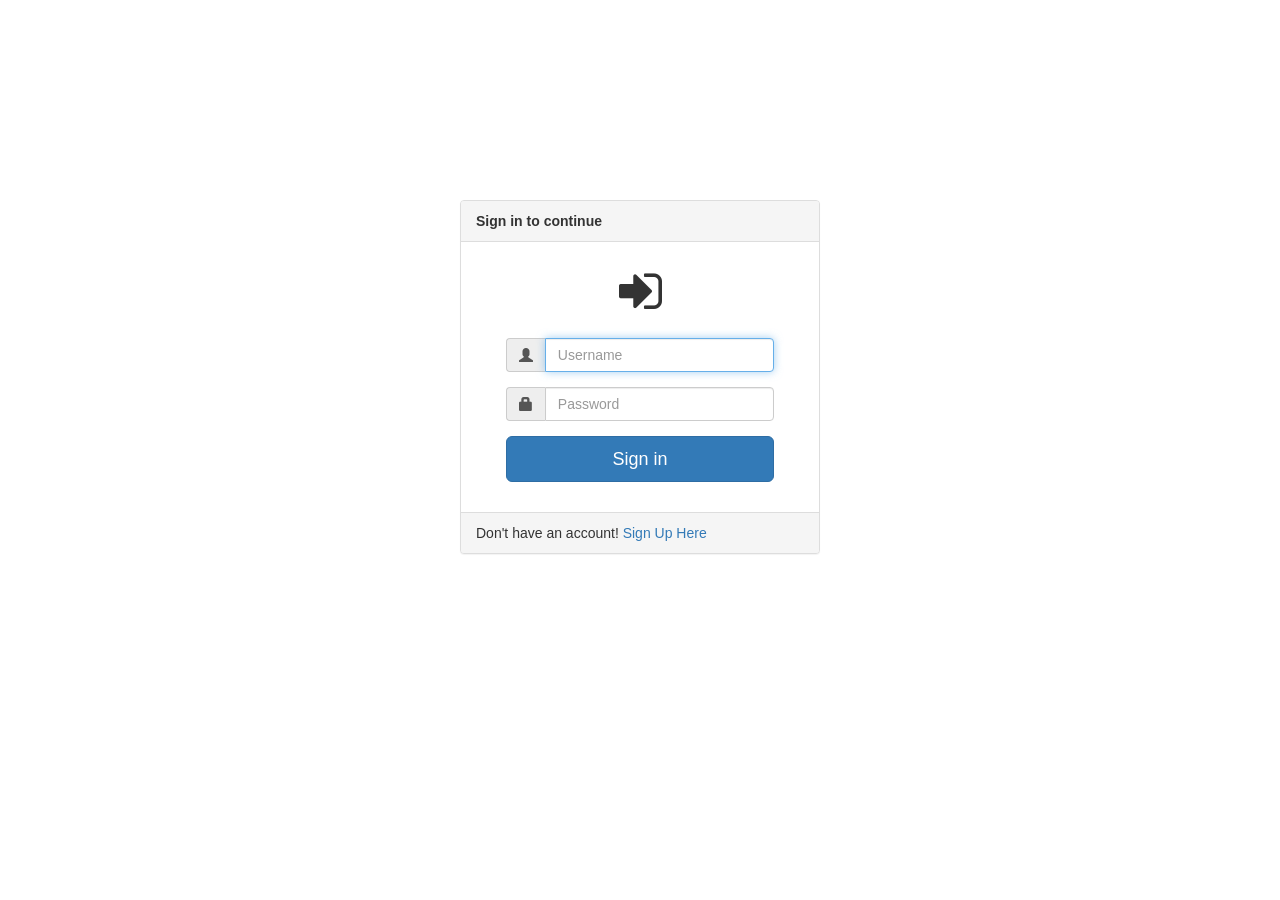
<file: login.html>
<!DOCTYPE html>
<html lang="en">

<head>

    <meta charset="utf-8">
    <meta http-equiv="X-UA-Compatible" content="IE=edge">
    <meta name="viewport" content="width=device-width, initial-scale=1">
    <meta name="description" content="">
    <meta name="author" content="">

    <title>Light Admin - Bootstrap Template</title>

    <!-- Bootstrap Core CSS -->
    <link href="css/bootstrap.min.css" rel="stylesheet">

    <!-- Custom CSS -->
	
	<!-- Font-awesome 4.5 -->
	<link rel="stylesheet" href="fonts/font-awesome/css/font-awesome.min.css">

    <!-- HTML5 Shim and Respond.js IE8 support of HTML5 elements and media queries -->
    <!-- WARNING: Respond.js doesn't work if you view the page via file:// -->
    <!--[if lt IE 9]>
        <script src="https://oss.maxcdn.com/libs/html5shiv/3.7.0/html5shiv.js"></script>
        <script src="https://oss.maxcdn.com/libs/respond.js/1.4.2/respond.min.js"></script>
    <![endif]-->

</head>

<body>
   
    <div class="container" style="margin-top:200px">
		<div class="row">
			<div class="col-sm-6 col-md-4 col-md-offset-4">
				<div class="panel panel-default">
					<div class="panel-heading">
						<strong> Sign in to continue</strong>
					</div>
					<div class="panel-body">
						<form role="form" action="#" method="POST">
							<fieldset>
								<div class="row">
									<p class="text-center" style="font-size:50px;">
										<i class="fa fa-sign-in"></i>
									</p>
								</div>
								<div class="row">
									<div class="col-sm-12 col-md-10  col-md-offset-1 ">
										<div class="form-group">
											<div class="input-group">
												<span class="input-group-addon">
													<i class="glyphicon glyphicon-user"></i>
												</span> 
												<input class="form-control" placeholder="Username" name="loginname" type="text" autofocus>
											</div>
										</div>
										<div class="form-group">
											<div class="input-group">
												<span class="input-group-addon">
													<i class="glyphicon glyphicon-lock"></i>
												</span>
												<input class="form-control" placeholder="Password" name="password" type="password" value="">
											</div>
										</div>
										<div class="form-group">
											<input type="submit" class="btn btn-lg btn-primary btn-block" value="Sign in">
										</div>
									</div>
								</div>
							</fieldset>
						</form>
					</div>
					<div class="panel-footer ">
						Don't have an account! <a href="#" onClick=""> Sign Up Here </a>
					</div>
                </div>
			</div>
		</div>
	</div>
	
</body>

</html>
</file>
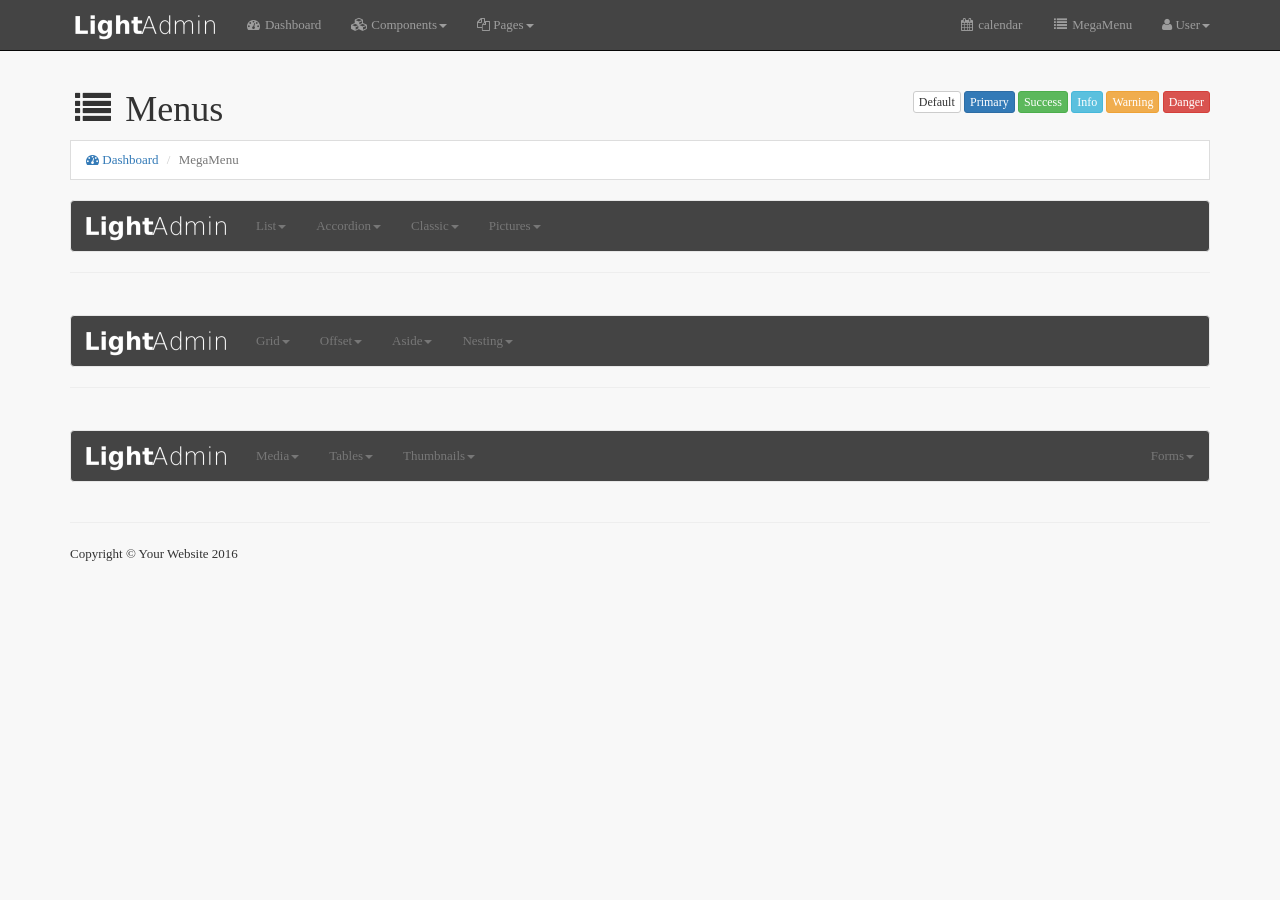
<file: megamenu.html>
<!DOCTYPE html>
<html lang="en">

<head>

    <meta charset="utf-8">
    <meta http-equiv="X-UA-Compatible" content="IE=edge">
    <meta name="viewport" content="width=device-width, initial-scale=1">
    <meta name="description" content="">
    <meta name="author" content="">

    <title>Light Admin - Bootstrap Template</title>

    <!-- Bootstrap Core CSS -->
    <link href="css/bootstrap.min.css" rel="stylesheet">
	
	<!-- Menu Yamm -->
    <link href="css/yamm/yamm.css" rel="stylesheet">
    <!-- Custom CSS -->
    <link href="css/style.css" rel="stylesheet">
	
	<!-- Font-awesome 4.5 -->
	<link rel="stylesheet" href="fonts/font-awesome/css/font-awesome.min.css">

    <!-- HTML5 Shim and Respond.js IE8 support of HTML5 elements and media queries -->
    <!-- WARNING: Respond.js doesn't work if you view the page via file:// -->
    <!--[if lt IE 9]>
        <script src="https://oss.maxcdn.com/libs/html5shiv/3.7.0/html5shiv.js"></script>
        <script src="https://oss.maxcdn.com/libs/respond.js/1.4.2/respond.min.js"></script>
    <![endif]-->

</head>

<body>

    <!-- Navigation -->
<nav class="navbar navbar-inverse navbar-fixed-top yamm" role="navigation">
		<div class="container">
		  <div class="navbar-header">
			<button type="button" data-toggle="collapse" data-target="#navbar-collapse-2" class="navbar-toggle"><span class="icon-bar"></span><span class="icon-bar"></span><span class="icon-bar"></span></button><a href="#" class="navbar-brand"><a class="navbar-brand" href="#"><img src="img/logo.png"></a></a>
		  </div>
			<div id="navbar-collapse-2" class="navbar-collapse collapse">
				<ul class="nav navbar-nav" id="mainMenu">
					<!-- Media Example -->
					<li class="dropdown"><a href="index.html"><i class="fa fa-fw fa-dashboard"></i> Dashboard</a></li>
					
					<li class="dropdown"><a href="#" data-toggle="dropdown" class="dropdown-toggle"><i class="fa fa-fw fa-cubes"></i>  Components<b class="caret"></b></a>
					<ul class="dropdown-menu">
						<li>
							<div class="card">
									<ul class="nav nav-tabs" role="tablist">
										<li class="active">
											<a href="#charts" role="tab" data-toggle="tab"><i class="fa fa-fw fa-bar-chart-o"></i> Charts</a>
										</li>
										<li>
											<a href="#tables" role="tab" data-toggle="tab"><i class="fa fa-fw fa-table"></i> Tables</a>
										</li>
										<li>
											<a href="#forms" role="tab" data-toggle="tab"><i class="fa fa-fw fa-bars"></i> Forms</a>
										</li>
										<li>
											<a href="#ui" role="tab" data-toggle="tab"><i class="fa fa-fw fa-desktop"></i> UI Elements</a>
										</li>
										<li>
											<a href="#calendar" role="tab" data-toggle="tab"><i class="fa fa-fw fa-calendar"></i> Calendar</a>
										</li>
									</ul>

									<!-- Tab panes -->
									<div class="tab-content">
										<div role="tabpanel" class="tab-pane active" id="charts">
										<ul class="nav-list list-inline">
											<li>
												<a href="chart-morris.html" class="button"><i class="fa fa-fw fa-line-chart"></i><span>Morris</span></a>
											</li>
											<li>
												<a href="chart-flot.html"><i class="fa fa-fw fa-pie-chart"></i><span>Flot</span></a>
											</li>
											<li>
												<a href="#"><i class="fa fa-area-chart"></i><span>Morris</span></a>
											</li>
											<li>
												<a href="#"><i class="fa fa-fw fa-bar-chart"></i><span>Flot</span></a>
											</li>
										</ul>
										</div>
										<div role="tabpanel" class="tab-pane" id="tables">
											<ul class="nav-list list-inline">
											<li>
												<a href="tables.html"><i class="fa fa-fw fa-table"></i><span>Table</span></a>
											</li>
											<li>
												<a href="dataTables.html"><i class="fa fa-fw fa-list"></i><span>DataTables</span></a>
											</li>
											<li>
												<a href="#"><i class="fa fa-paw"></i><span>Link 1</span></a>
											</li>
											<li>
												<a href="#"><i class="fa fa-music"></i><span>Link 2</span></a>
											</li>
											<li>
												<a href="#"><i class="fa fa-microphone"></i><span>Link 2</span></a>
											</li>
											</ul>
										</div>
										<div role="tabpanel" class="tab-pane" id="forms">
											<ul class="nav-list list-inline">
											<li>
												<a href="form.html"><i class="fa fa-fw fa-list-alt"></i><span>Form</span></a>
											</li>
											<li>
												<a href="formMD.html"><i class="fa fa-fw fa-th-list"></i><span>Form material design</span></a>
											</li>
											
											</ul>
										</div>
										<div role="tabpanel" class="tab-pane" id="ui">
											<ul class="nav-list list-inline">
											<li>
												<a href="tabs.html"><i class="fa fa-bars"></i><span>Tabs</span></a>
											</li>
											<li>
												<a href="UIelements.html"><i class="fa fa-tasks"></i><span>Elements</span></a>
											</li>
											</ul>
										</div>
										<div role="tabpanel" class="tab-pane" id="calendar">
											<ul class="nav-list list-inline">
											<li>
												<a href="calendar.html"><i class="fa fa-calendar"></i><span>FullCalendar</span></a>
											</li>
											</ul>
										</div>
									</div>
							</div>	
						</li>
					</ul>
					</li>
				</ul>
				<ul class="nav navbar-nav">
					<li class="dropdown"><a href="#" data-toggle="dropdown" class="dropdown-toggle"><i class="fa fa-files-o"></i> Pages<b class="caret"></b></a>

						<ul class="dropdown-menu">
							<li>
								<a href="login.html"><i class="fa fa-key"></i> Login</a>
							</li>
							<li>
								<a href="invoice.html"> <i class="fa fa-file"></i> Invoice</a>
							</li>
							<li>
								<a href="blank.html"> <i class="fa fa-file-o"></i> Blank</a>
							</li>
						</ul>
					</li>
				</ul>
				<ul class="nav navbar-nav navbar-right">
				
				  <li class="dropdown"><a href="calendar.html"><i class="fa fa-fw fa-calendar"></i> calendar</a></li>
				  <li class="dropdown"><a href="megamenu.html"><i class="fa fa-fw fa-list"></i> MegaMenu</a></li>
				  <li class="dropdown"><a href="#" data-toggle="dropdown" class="dropdown-toggle"><i class="fa fa-user"></i> User<b class="caret"></b></a>

					<ul class="dropdown-menu">
						<li>
							<a href="#"><i class="fa fa-fw fa-user"></i> Profile</a>
						</li>
						<li>
							<a href="#"><i class="fa fa-fw fa-envelope"></i> Inbox</a>
						</li>
						<li>
							<a href="#"><i class="fa fa-fw fa-gear"></i> Settings</a>
						</li>
						<li class="divider"></li>
						<li>
							<a href="#"><i class="fa fa-fw fa-power-off"></i> Log Out</a>
						</li>
					</ul>
				  </li>
				</ul>
			</div>
		</div>
	</nav>
		<!-- /.container -->
	<!-- Page Content -->
	<div class="container">
		<div class="header">
            <div class="pull-right">
				<!-- Standard button -->
				<button type="button" class="btn btn-xs btn-default">Default</button>

				<!-- Provides extra visual weight and identifies the primary action in a set of buttons -->
				<button type="button" class="btn btn-xs btn-primary">Primary</button>

				<!-- Indicates a successful or positive action -->
				<button type="button" class="btn btn-xs btn-success">Success</button>

				<!-- Contextual button for informational alert messages -->
				<button type="button" class="btn btn-xs btn-info">Info</button>

				<!-- Indicates caution should be taken with this action -->
				<button type="button" class="btn btn-xs btn-warning">Warning</button>

				<!-- Indicates a dangerous or potentially negative action -->
				<button type="button" class="btn btn-xs btn-danger">Danger</button>

			</div>

            <h1 class="page-title"><i class="fa fa-fw fa-list"></i> Menus</h1>
			<ul class="breadcrumb">
				<li><a href="index.html"><i class="fa fa-dashboard"></i> Dashboard</a> </li>
				<li class="active">MegaMenu</li>
			</ul>

        </div>
       
	   
	   
        <div class="row">
            <div class="col-md-12">
               <div class="navbar yamm navbar-default ">
				  <div class="container">
					<div class="navbar-header">
					  <button type="button" data-toggle="collapse" data-target="#navbar-collapse-1" class="navbar-toggle"><span class="icon-bar"></span><span class="icon-bar"></span><span class="icon-bar"></span></button><a href="#" class="navbar-brand"><img src="img/logo.png"></a>
					</div>
					<div id="navbar-collapse-1" class="navbar-collapse collapse">
					  <ul class="nav navbar-nav">
						<!-- Classic list -->
						<li class="dropdown"><a href="#" data-toggle="dropdown" class="dropdown-toggle">List<b class="caret"></b></a>
						  <ul class="dropdown-menu">
							<li>
							  <!-- Content container to add padding -->
							  <div class="yamm-content">
								<div class="row">
								  <ul class="col-sm-2 list-unstyled">
									<li>
									  <p><strong>Section Title</strong></p>
									</li>
									<li>List Item</li>
									<li>List Item</li>
									<li>List Item</li>
									<li>List Item</li>
									<li>List Item</li>
									<li>List Item</li>
								  </ul>
								  <ul class="col-sm-2 list-unstyled">
									<li>
									  <p><strong>Links Title</strong></p>
									</li>
									<li><a href="#"> Link Item </a></li>
									<li><a href="#"> Link Item </a></li>
									<li><a href="#"> Link Item </a></li>
									<li><a href="#"> Link Item </a></li>
									<li><a href="#"> Link Item </a></li>
									<li><a href="#"> Link Item </a></li>
								  </ul>
								  <ul class="col-sm-2 list-unstyled">
									<li>
									  <p><strong>Section Title</strong></p>
									</li>
									<li>List Item</li>
									<li>List Item</li>
									<li>List Item</li>
									<li>List Item</li>
									<li>List Item</li>
									<li>List Item</li>
								  </ul>
								  <ul class="col-sm-2 list-unstyled">
									<li>
									  <p><strong>Section Title</strong></p>
									</li>
									<li>List Item</li>
									<li>List Item</li>
									<li>
									  <ul>
										<li><a href="#"> Link Item </a></li>
										<li><a href="#"> Link Item </a></li>
										<li><a href="#"> Link Item </a></li>
									  </ul>
									</li>
								  </ul>
								</div>
							  </div>
							</li>
						  </ul>
						</li>
						<!-- Accordion demo -->
						<li class="dropdown"><a href="#" data-toggle="dropdown" class="dropdown-toggle">Accordion<b class="caret"></b></a>
						  <ul class="dropdown-menu">
							<li>
							  <div class="yamm-content">
								<div class="row">
								  <div id="accordion" class="panel-group">
									<div class="panel panel-default">
									  <div class="panel-heading">
										<h4 class="panel-title"><a data-toggle="collapse" data-parent="#accordion" href="#collapseOne">Collapsible Group Item #1</a></h4>
									  </div>
									  <div id="collapseOne" class="panel-collapse collapse in">
										<div class="panel-body">Ut consectetur ullamcorper purus a rutrum. Etiam dui nisi, hendrerit feugiat scelerisque et, cursus eu magna. </div>
									  </div>
									</div>
									<div class="panel panel-default">
									  <div class="panel-heading">
										<h4 class="panel-title"><a data-toggle="collapse" data-parent="#accordion" href="#collapseTwo">Collapsible Group Item #2</a></h4>
									  </div>
									  <div id="collapseTwo" class="panel-collapse collapse">
										<div class="panel-body">Nullam pretium fermentum sapien ut convallis. Suspendisse vehicula, magna non tristique tincidunt, massa nisi luctus tellus, vel laoreet sem lectus ut nibh. </div>
									  </div>
									</div>
									<div class="panel panel-default">
									  <div class="panel-heading">
										<h4 class="panel-title"><a data-toggle="collapse" data-parent="#accordion" href="#collapseThree">Collapsible Group Item #3</a></h4>
									  </div>
									  <div id="collapseThree" class="panel-collapse collapse">
										<div class="panel-body">Praesent leo quam, faucibus at facilisis id, rhoncus sit amet metus. Sed vitae ipsum non nibh mattis congue eget id augue. </div>
									  </div>
									</div>
								  </div>
								</div>
							  </div>
							</li>
						  </ul>
						</li>
						<!-- Classic dropdown -->
						<li class="dropdown"><a href="#" data-toggle="dropdown" class="dropdown-toggle">Classic<b class="caret"></b></a>
						  <ul role="menu" class="dropdown-menu">
							<li><a tabindex="-1" href="#"> Action </a></li>
							<li><a tabindex="-1" href="#"> Another action </a></li>
							<li><a tabindex="-1" href="#"> Something else here </a></li>
							<li class="divider"></li>
							<li><a tabindex="-1" href="#"> Separated link </a></li>
						  </ul>
						</li>
						<!-- Pictures -->
						<li class="dropdown yamm-fw"><a href="#" data-toggle="dropdown" class="dropdown-toggle">Pictures<b class="caret"></b></a>
						  <ul class="dropdown-menu">
							<li>
							  <div class="yamm-content">
								<div class="row">
								  <div class="col-xs-6 col-sm-2"><a href="#" class="thumbnail"><img alt="150x190" src="img/1.jpg"></a></div>
								  <div class="col-xs-6 col-sm-2"><a href="#" class="thumbnail"><img alt="150x190" src="img/2.jpg"></a></div>
								  <div class="col-xs-6 col-sm-2"><a href="#" class="thumbnail"><img alt="150x190" src="img/3.jpg"></a></div>
								  <div class="col-xs-6 col-sm-2"><a href="#" class="thumbnail"><img alt="150x190" src="img/4.jpg"></a></div>
								  <div class="col-xs-6 col-sm-2"><a href="#" class="thumbnail"><img alt="150x190" src="img/5.jpg"></a></div>
								  <div class="col-xs-6 col-sm-2"><a href="#" class="thumbnail"><img alt="150x190" src="img/6.jpg"></a></div>
								</div>
							  </div>
							</li>
						  </ul>
						</li>
					  </ul>
					</div>
				  </div>
				</div>
				
				
				<hr/>
				<br>
				
				<div class="navbar navbar-default yamm">
				  <div class="navbar-header">
					<button type="button" data-toggle="collapse" data-target="#navbar-collapse-grid" class="navbar-toggle"><span class="icon-bar"></span><span class="icon-bar"></span><span class="icon-bar"></span></button><a href="#" class="navbar-brand"><img src="img/logo.png"></a>
				  </div>
				  <div id="navbar-collapse-grid" class="navbar-collapse collapse">
					<ul class="nav navbar-nav">
					  <!-- Grid 12 Menu -->
					  <li class="dropdown yamm-fw"><a href="#" data-toggle="dropdown" class="dropdown-toggle">Grid<b class="caret"></b></a>
						<ul class="dropdown-menu">
						  <li class="grid-demo">
							<div class="row">
							  <div class="col-sm-12">.col-sm-12</div>
							</div>
							<div class="row">
							  <div class="col-sm-6">.col-sm-6</div>
							  <div class="col-sm-6">.col-sm-6</div>
							</div>
							<div class="row">
							  <div class="col-sm-4">.col-sm-4</div>
							  <div class="col-sm-4">.col-sm-4</div>
							  <div class="col-sm-4">.col-sm-4</div>
							</div>
							<div class="row">
							  <div class="col-sm-3">.col-sm-3</div>
							  <div class="col-sm-3">.col-sm-3</div>
							  <div class="col-sm-3">.col-sm-3</div>
							  <div class="col-sm-3">.col-sm-3</div>
							</div>
							<div class="row">
							  <div class="col-sm-2">.col-sm-2</div>
							  <div class="col-sm-2">.col-sm-2</div>
							  <div class="col-sm-2">.col-sm-2</div>
							  <div class="col-sm-2">.col-sm-2</div>
							  <div class="col-sm-2">.col-sm-2</div>
							  <div class="col-sm-2">.col-sm-2</div>
							</div>
							<div class="row">
							  <div class="col-sm-1">.col-sm-1</div>
							  <div class="col-sm-1">.col-sm-1</div>
							  <div class="col-sm-1">.col-sm-1</div>
							  <div class="col-sm-1">.col-sm-1</div>
							  <div class="col-sm-1">.col-sm-1</div>
							  <div class="col-sm-1">.col-sm-1</div>
							  <div class="col-sm-1">.col-sm-1</div>
							  <div class="col-sm-1">.col-sm-1</div>
							  <div class="col-sm-1">.col-sm-1</div>
							  <div class="col-sm-1">.col-sm-1</div>
							  <div class="col-sm-1">.col-sm-1</div>
							  <div class="col-sm-1">.col-sm-1</div>
							</div>
						  </li>
						</ul>
					  </li>
					  <!--With Offsets 
					  -->
					  <li class="dropdown yamm-fw"><a href="#" data-toggle="dropdown" class="dropdown-toggle">Offset<b class="caret"></b></a>
						<ul class="dropdown-menu">
						  <li class="grid-demo">
							<div class="row">
							  <div class="col-sm-4">4</div>
							  <div class="col-sm-4 col-sm-offset-4">4 offset 4</div>
							</div>
							<div class="row">
							  <div class="col-sm-3 col-sm-offset-3">3 offset 3</div>
							  <div class="col-sm-3 col-sm-offset-3">3 offset 3</div>
							</div>
							<div class="row">
							  <div class="col-sm-6 col-sm-offset-3">6 offset 6</div>
							</div>
						  </li>
						</ul>
					  </li>
					  <!--Aside Menu 
					  -->
					  <li class="dropdown yamm-fw"><a href="#" data-toggle="dropdown" class="dropdown-toggle">Aside<b class="caret"></b></a>
						<ul class="dropdown-menu">
						  <li class="grid-demo">
							<div class="row">
							  <div class="col-sm-3"><br>
								<h3>3</h3><br>
							  </div>
							  <div class="col-sm-9"><br>
								<h3>9</h3><br>
							  </div>
							</div>
						  </li>
						</ul>
					  </li>
					  <!--Nesting Menu 
					  -->
					  <li class="dropdown yamm-fw"><a href="#" data-toggle="dropdown" class="dropdown-toggle">Nesting<b class="caret"></b></a>
						<ul class="dropdown-menu">
						  <li class="grid-demo">
							<div class="row">
							  <div class="col-sm-12">12</div>
							</div>
							<div class="row">
							  <div class="col-sm-12">12
								<div class="row">
								  <div class="col-sm-4">4</div>
								  <div class="col-sm-4">4</div>
								  <div class="col-sm-4">4</div>
								</div>
							  </div>
							</div>
						  </li>
						</ul>
					  </li>
					</ul>
				  </div>
				</div>
				
				<hr/>
				<br>
				
				<div class="navbar navbar-default yamm">
				  <div class="navbar-header">
					<button type="button" data-toggle="collapse" data-target="#navbar-collapse-2" class="navbar-toggle"><span class="icon-bar"></span><span class="icon-bar"></span><span class="icon-bar"></span></button><a href="#" class="navbar-brand"><img src="img/logo.png"></a>
				  </div>
				  <div id="navbar-collapse-2" class="navbar-collapse collapse">
					<ul class="nav navbar-nav">
					  <!-- Media Example -->
					  <li class="dropdown"><a href="#" data-toggle="dropdown" class="dropdown-toggle">Media<b class="caret"></b></a>
						<ul class="dropdown-menu">
						  <li>
							<div class="yamm-content">
							  <ul class="media-list">
								<li class="media"><a href="#" class="pull-right"><img src="img/7.jpg" width="64" alt="64x64" class="media-object"></a>
								  <div class="media-body">
									<h4 class="media-heading">Media heading</h4>Cras sit amet nibh libero, in gravida nulla. Nulla vel metus scelerisque ante.
								  </div>
								</li>
								<li class="media"><a href="#" class="pull-right"><img src="img/8.jpg" width="64" alt="64x64" class="media-object"></a>
								  <div class="media-body">
									<h4 class="media-heading">Media heading</h4>Cras sit amet nibh libero, in gravida nulla. Nulla vel metus scelerisque.
								  </div>
								</li>
							  </ul>
							</div>
						  </li>
						</ul>
					  </li>
					  <!-- Tables -->
					  <li class="dropdown yamm-fullwidth"><a href="#" data-toggle="dropdown" class="dropdown-toggle">Tables<b class="caret"></b></a>
						<ul class="dropdown-menu">
						  <li>
							<div class="yamm-content">
							  <table class="table table-hover">
								<thead>
								  <tr>
									<th>#</th>
									<th>First Name</th>
									<th>Last Name</th>
									<th>Username</th>
									<th>First Name</th>
									<th>Last Name</th>
									<th>Username</th>
								  </tr>
								</thead>
								<tbody>
								  <tr>
									<td>1</td>
									<td>Mark</td>
									<td>Otto</td>
									<td>@mdo</td>
									<td>Mark</td>
									<td>Otto</td>
									<td>@mdo</td>
								  </tr>
								  <tr>
									<td>2</td>
									<td>Jacob</td>
									<td>Thornton</td>
									<td>@fat</td>
									<td>Jacob</td>
									<td>Thornton</td>
									<td>@fat</td>
								  </tr>
								  <tr>
									<td>3</td>
									<td colspan="2">Larry the Bird</td>
									<td>@twitter</td>
									<td colspan="2">Larry the Bird</td>
									<td>@twitter</td>
								  </tr>
								</tbody>
							  </table>
							</div>
						  </li>
						</ul>
					  </li>
					  <!-- Thumbnails demo -->
					  <li class="dropdown"><a href="#" data-toggle="dropdown" class="dropdown-toggle">Thumbnails<b class="caret"></b></a>
						<ul class="dropdown-menu">
						  <li>
							<div class="yamm-content">
							  <div class="row">
								<div class="col-sm-4">
								  <div class="thumbnail"><img alt="260x130" width="260" height="130" src="img/9.jpg">
									<div class="caption">
									  <h3>Thumb Label</h3>
									  <p>Mazagran doppio half and half aftertaste organic, rich doppio</p>
									  <p><a href="#" class="btn btn-primary">Action</a> <a href="#" class="btn btn-default">Action</a></p>
									</div>
								  </div>
								</div>
								<div class="col-sm-4">
								  <div class="thumbnail"><img alt="260x130" width="260" height="130" src="img/10.jpg">
									<div class="caption">
									  <h3>Thumb Label</h3>
									  <p>Black latte cinnamon, cultivar trifecta crema cappuccino</p>
									  <p><a href="#" class="btn btn-primary">Action</a> <a href="#" class="btn btn-default">Action</a></p>
									</div>
								  </div>
								</div>
								<div class="col-sm-4">
								  <div class="thumbnail"><img alt="260x130" width="260" height="130" src="img/11.jpg">
									<div class="caption">
									  <h3>Thumb Label</h3>
									  <p>Bar roast et, as latte café au lait, mocha aromatic robusta</p>
									  <p><a href="#" class="btn btn-primary">Action </a> <a href="#" class="btn btn-default">Action </a></p>
									</div>
								  </div>
								</div>
							  </div>
							</div>
						  </li>
						</ul>
					  </li>
					</ul>
					<ul class="nav navbar-nav navbar-right">
					  <!-- Forms -->
					  <li class="dropdown"><a href="#" data-toggle="dropdown" class="dropdown-toggle">Forms<b class="caret"></b></a>
						<ul class="dropdown-menu">
						  <li>
							<div class="yamm-content">
							  <form action="send.php">
								<div class="form-group">
								  <input id="inputName" type="text" placeholder="Name" class="form-control">
								</div>
								<div class="form-group">
								  <input id="inputEmail" type="password" placeholder="Email" class="form-control">
								</div>
								<div class="form-group">
								  <textarea placeholder="Write your message.." class="form-control"></textarea>
								</div>
								<div class="form-group">
								  <button type="submit" class="btn btn-success">Send</button>
								</div>
							  </form>
							</div>
						  </li>
						</ul>
					  </li>
					</ul>
				  </div>
				</div>
      
    
            </div>
            
        </div>
        <!-- /.row -->

        <hr>

        <!-- Footer -->
        <footer>
            <div class="row">
                <div class="col-lg-12">
                    <p>Copyright &copy; Your Website 2016</p>
                </div>
            </div>
        </footer>

    </div>
	<!-- /.container -->

    <!-- jQuery -->
    <script src="js/jquery.js"></script>

    <!-- Bootstrap Core JavaScript -->
    <script src="js/bootstrap.min.js"></script>
	
	<script type="text/javascript">
	$(document).ready(function(){
		$(document).on('click', '.yamm .dropdown-menu', function(e) {
          e.stopPropagation()
        })
	});
	</script>
</body>

</html>
</file>
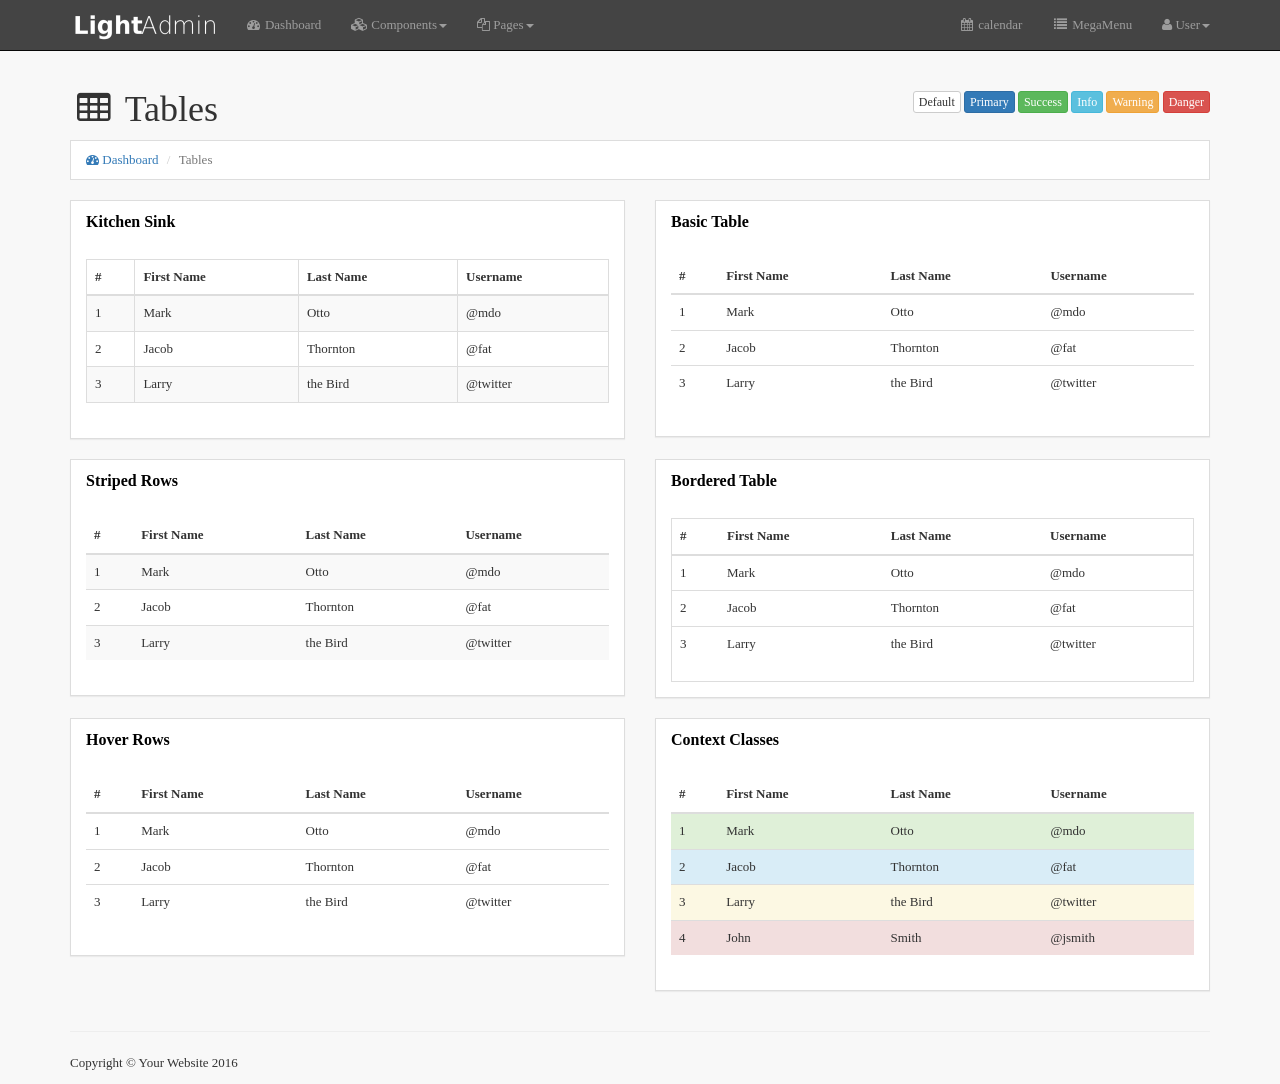
<file: tables.html>
<!DOCTYPE html>
<html lang="en">

<head>

    <meta charset="utf-8">
    <meta http-equiv="X-UA-Compatible" content="IE=edge">
    <meta name="viewport" content="width=device-width, initial-scale=1">
    <meta name="description" content="">
    <meta name="author" content="">

    <title>Light Admin - Bootstrap Template</title>

    <!-- Bootstrap Core CSS -->
    <link href="css/bootstrap.min.css" rel="stylesheet">
	
	<!-- Menu Yamm -->
    <link href="css/yamm/yamm.css" rel="stylesheet">

    <!-- Custom CSS -->
    <link href="css/style.css" rel="stylesheet">
	
	<!-- Font-awesome 4.5 -->
	<link rel="stylesheet" href="fonts/font-awesome/css/font-awesome.min.css">
	


    <!-- HTML5 Shim and Respond.js IE8 support of HTML5 elements and media queries -->
    <!-- WARNING: Respond.js doesn't work if you view the page via file:// -->
    <!--[if lt IE 9]>
        <script src="https://oss.maxcdn.com/libs/html5shiv/3.7.0/html5shiv.js"></script>
        <script src="https://oss.maxcdn.com/libs/respond.js/1.4.2/respond.min.js"></script>
    <![endif]-->

</head>

<body>

    <!-- Navigation -->
    <nav class="navbar navbar-inverse navbar-fixed-top yamm" role="navigation">
		<div class="container">
		  <div class="navbar-header">
			<button type="button" data-toggle="collapse" data-target="#navbar-collapse-2" class="navbar-toggle"><span class="icon-bar"></span><span class="icon-bar"></span><span class="icon-bar"></span></button><a href="#" class="navbar-brand"><a class="navbar-brand" href="#"><img src="img/logo.png"></a></a>
		  </div>
			<div id="navbar-collapse-2" class="navbar-collapse collapse">
				<ul class="nav navbar-nav" id="mainMenu">
					<!-- Media Example -->
					<li class="dropdown"><a href="index.html"><i class="fa fa-fw fa-dashboard"></i> Dashboard</a></li>
					
					<li class="dropdown"><a href="#" data-toggle="dropdown" class="dropdown-toggle"><i class="fa fa-fw fa-cubes"></i>  Components<b class="caret"></b></a>
					<ul class="dropdown-menu">
						<li>
							<div class="card">
									<ul class="nav nav-tabs" role="tablist">
										<li>
											<a href="#charts" role="tab" data-toggle="tab"><i class="fa fa-fw fa-bar-chart-o"></i> Charts</a>
										</li>
										<li class="active">
											<a href="#tables" role="tab" data-toggle="tab"><i class="fa fa-fw fa-table"></i> Tables</a>
										</li>
										<li>
											<a href="#forms" role="tab" data-toggle="tab"><i class="fa fa-fw fa-bars"></i> Forms</a>
										</li>
										<li>
											<a href="#ui" role="tab" data-toggle="tab"><i class="fa fa-fw fa-desktop"></i> UI Elements</a>
										</li>
										<li>
											<a href="#calendar" role="tab" data-toggle="tab"><i class="fa fa-fw fa-calendar"></i> Calendar</a>
										</li>
									</ul>

									<!-- Tab panes -->
									<div class="tab-content">
										<div role="tabpanel" class="tab-pane" id="charts">
										<ul class="nav-list list-inline">
											<li>
												<a href="chart-morris.html" class="button"><i class="fa fa-fw fa-line-chart"></i><span>Morris</span></a>
											</li>
											<li>
												<a href="chart-flot.html"><i class="fa fa-fw fa-pie-chart"></i><span>Flot</span></a>
											</li>
											<li>
												<a href="#"><i class="fa fa-area-chart"></i><span>Morris</span></a>
											</li>
											<li>
												<a href="#"><i class="fa fa-fw fa-bar-chart"></i><span>Flot</span></a>
											</li>
										</ul>
										</div>
										<div role="tabpanel" class="tab-pane active" id="tables">
											<ul class="nav-list list-inline">
											<li>
												<a href="tables.html"><i class="fa fa-fw fa-table"></i><span>Table</span></a>
											</li>
											<li>
												<a href="dataTables.html"><i class="fa fa-fw fa-list"></i><span>DataTables</span></a>
											</li>
											<li>
												<a href="#"><i class="fa fa-paw"></i><span>Link 1</span></a>
											</li>
											<li>
												<a href="#"><i class="fa fa-music"></i><span>Link 2</span></a>
											</li>
											<li>
												<a href="#"><i class="fa fa-microphone"></i><span>Link 2</span></a>
											</li>
											</ul>
										</div>
										<div role="tabpanel" class="tab-pane" id="forms">
											<ul class="nav-list list-inline">
											<li>
												<a href="form.html"><i class="fa fa-fw fa-list-alt"></i><span>Form</span></a>
											</li>
											<li>
												<a href="formMD.html"><i class="fa fa-fw fa-th-list"></i><span>Form material design</span></a>
											</li>
											
											</ul>
										</div>
										<div role="tabpanel" class="tab-pane" id="ui">
											<ul class="nav-list list-inline">
											<li>
												<a href="tabs.html"><i class="fa fa-bars"></i><span>Tabs</span></a>
											</li>
											<li>
												<a href="UIelements.html"><i class="fa fa-tasks"></i><span>Elements</span></a>
											</li>
											</ul>
										</div>
										<div role="tabpanel" class="tab-pane" id="calendar">
											<ul class="nav-list list-inline">
											<li>
												<a href="calendar.html"><i class="fa fa-calendar"></i><span>FullCalendar</span></a>
											</li>
											</ul>
										</div>
									</div>
							</div>	
						</li>
					</ul>
					</li>
				</ul>
				<ul class="nav navbar-nav">
					<li class="dropdown"><a href="#" data-toggle="dropdown" class="dropdown-toggle"><i class="fa fa-files-o"></i> Pages<b class="caret"></b></a>

						<ul class="dropdown-menu">
							<li>
								<a href="login.html"><i class="fa fa-key"></i> Login</a>
							</li>
							<li>
								<a href="invoice.html"> <i class="fa fa-file"></i> Invoice</a>
							</li>
							<li>
								<a href="blank.html"> <i class="fa fa-file-o"></i> Blank</a>
							</li>
						</ul>
					</li>
				</ul>
				<ul class="nav navbar-nav navbar-right">
				
				  <li class="dropdown"><a href="calendar.html"><i class="fa fa-fw fa-calendar"></i> calendar</a></li>
				  <li class="dropdown"><a href="megamenu.html"><i class="fa fa-fw fa-list"></i> MegaMenu</a></li>
				  <li class="dropdown"><a href="#" data-toggle="dropdown" class="dropdown-toggle"><i class="fa fa-user"></i> User<b class="caret"></b></a>

					<ul class="dropdown-menu">
						<li>
							<a href="#"><i class="fa fa-fw fa-user"></i> Profile</a>
						</li>
						<li>
							<a href="#"><i class="fa fa-fw fa-envelope"></i> Inbox</a>
						</li>
						<li>
							<a href="#"><i class="fa fa-fw fa-gear"></i> Settings</a>
						</li>
						<li class="divider"></li>
						<li>
							<a href="#"><i class="fa fa-fw fa-power-off"></i> Log Out</a>
						</li>
					</ul>
				  </li>
				</ul>
			</div>
		</div>
	</nav>
	<!-- Page Content -->
	<div class="container">
		<div class="header">
            <div class="pull-right">
				<!-- Standard button -->
				<button type="button" class="btn btn-xs btn-default">Default</button>

				<!-- Provides extra visual weight and identifies the primary action in a set of buttons -->
				<button type="button" class="btn btn-xs btn-primary">Primary</button>

				<!-- Indicates a successful or positive action -->
				<button type="button" class="btn btn-xs btn-success">Success</button>

				<!-- Contextual button for informational alert messages -->
				<button type="button" class="btn btn-xs btn-info">Info</button>

				<!-- Indicates caution should be taken with this action -->
				<button type="button" class="btn btn-xs btn-warning">Warning</button>

				<!-- Indicates a dangerous or potentially negative action -->
				<button type="button" class="btn btn-xs btn-danger">Danger</button>

			</div>

            <h1 class="page-title"><i class="fa fa-fw fa-table"></i> Tables</h1>
			<ul class="breadcrumb">
				<li><a href="index.html"><i class="fa fa-dashboard"></i> Dashboard</a> </li>
				<li class="active">Tables</li>
			</ul>

        </div>
        
		<!-- /.row -->
		<div class="row">
			<div class="col-lg-6">
				<div class="panel panel-default">
					<div class="panel-heading">
						Kitchen Sink
					</div>
					<!-- /.panel-heading -->
					<div class="panel-body">
						<div class="table-responsive">
							<table class="table table-striped table-bordered table-hover">
								<thead>
									<tr>
										<th>#</th>
										<th>First Name</th>
										<th>Last Name</th>
										<th>Username</th>
									</tr>
								</thead>
								<tbody>
									<tr>
										<td>1</td>
										<td>Mark</td>
										<td>Otto</td>
										<td>@mdo</td>
									</tr>
									<tr>
										<td>2</td>
										<td>Jacob</td>
										<td>Thornton</td>
										<td>@fat</td>
									</tr>
									<tr>
										<td>3</td>
										<td>Larry</td>
										<td>the Bird</td>
										<td>@twitter</td>
									</tr>
								</tbody>
							</table>
						</div>
						<!-- /.table-responsive -->
					</div>
					<!-- /.panel-body -->
				</div>
				<!-- /.panel -->
			</div>
			<!-- /.col-lg-6 -->
			<div class="col-lg-6">
				<div class="panel panel-default">
					<div class="panel-heading">
						Basic Table
					</div>
					<!-- /.panel-heading -->
					<div class="panel-body">
						<div class="table-responsive">
							<table class="table">
								<thead>
									<tr>
										<th>#</th>
										<th>First Name</th>
										<th>Last Name</th>
										<th>Username</th>
									</tr>
								</thead>
								<tbody>
									<tr>
										<td>1</td>
										<td>Mark</td>
										<td>Otto</td>
										<td>@mdo</td>
									</tr>
									<tr>
										<td>2</td>
										<td>Jacob</td>
										<td>Thornton</td>
										<td>@fat</td>
									</tr>
									<tr>
										<td>3</td>
										<td>Larry</td>
										<td>the Bird</td>
										<td>@twitter</td>
									</tr>
								</tbody>
							</table>
						</div>
						<!-- /.table-responsive -->
					</div>
					<!-- /.panel-body -->
				</div>
				<!-- /.panel -->
			</div>
			<!-- /.col-lg-6 -->
		</div>
		<!-- /.row -->
		<div class="row">
			<div class="col-lg-6">
				<div class="panel panel-default">
					<div class="panel-heading">
						Striped Rows
					</div>
					<!-- /.panel-heading -->
					<div class="panel-body">
						<div class="table-responsive">
							<table class="table table-striped">
								<thead>
									<tr>
										<th>#</th>
										<th>First Name</th>
										<th>Last Name</th>
										<th>Username</th>
									</tr>
								</thead>
								<tbody>
									<tr>
										<td>1</td>
										<td>Mark</td>
										<td>Otto</td>
										<td>@mdo</td>
									</tr>
									<tr>
										<td>2</td>
										<td>Jacob</td>
										<td>Thornton</td>
										<td>@fat</td>
									</tr>
									<tr>
										<td>3</td>
										<td>Larry</td>
										<td>the Bird</td>
										<td>@twitter</td>
									</tr>
								</tbody>
							</table>
						</div>
						<!-- /.table-responsive -->
					</div>
					<!-- /.panel-body -->
				</div>
				<!-- /.panel -->
			</div>
			<!-- /.col-lg-6 -->
			<div class="col-lg-6">
				<div class="panel panel-default">
					<div class="panel-heading">
						Bordered Table
					</div>
					<!-- /.panel-heading -->
					<div class="panel-body">
						<div class="table-responsive table-bordered">
							<table class="table">
								<thead>
									<tr>
										<th>#</th>
										<th>First Name</th>
										<th>Last Name</th>
										<th>Username</th>
									</tr>
								</thead>
								<tbody>
									<tr>
										<td>1</td>
										<td>Mark</td>
										<td>Otto</td>
										<td>@mdo</td>
									</tr>
									<tr>
										<td>2</td>
										<td>Jacob</td>
										<td>Thornton</td>
										<td>@fat</td>
									</tr>
									<tr>
										<td>3</td>
										<td>Larry</td>
										<td>the Bird</td>
										<td>@twitter</td>
									</tr>
								</tbody>
							</table>
						</div>
						<!-- /.table-responsive -->
					</div>
					<!-- /.panel-body -->
				</div>
				<!-- /.panel -->
			</div>
			<!-- /.col-lg-6 -->
		</div>
		<!-- /.row -->
		<div class="row">
			<div class="col-lg-6">
				<div class="panel panel-default">
					<div class="panel-heading">
						Hover Rows
					</div>
					<!-- /.panel-heading -->
					<div class="panel-body">
						<div class="table-responsive">
							<table class="table table-hover">
								<thead>
									<tr>
										<th>#</th>
										<th>First Name</th>
										<th>Last Name</th>
										<th>Username</th>
									</tr>
								</thead>
								<tbody>
									<tr>
										<td>1</td>
										<td>Mark</td>
										<td>Otto</td>
										<td>@mdo</td>
									</tr>
									<tr>
										<td>2</td>
										<td>Jacob</td>
										<td>Thornton</td>
										<td>@fat</td>
									</tr>
									<tr>
										<td>3</td>
										<td>Larry</td>
										<td>the Bird</td>
										<td>@twitter</td>
									</tr>
								</tbody>
							</table>
						</div>
						<!-- /.table-responsive -->
					</div>
					<!-- /.panel-body -->
				</div>
				<!-- /.panel -->
			</div>
			<!-- /.col-lg-6 -->
			<div class="col-lg-6">
				<div class="panel panel-default">
					<div class="panel-heading">
						Context Classes
					</div>
					<!-- /.panel-heading -->
					<div class="panel-body">
						<div class="table-responsive">
							<table class="table">
								<thead>
									<tr>
										<th>#</th>
										<th>First Name</th>
										<th>Last Name</th>
										<th>Username</th>
									</tr>
								</thead>
								<tbody>
									<tr class="success">
										<td>1</td>
										<td>Mark</td>
										<td>Otto</td>
										<td>@mdo</td>
									</tr>
									<tr class="info">
										<td>2</td>
										<td>Jacob</td>
										<td>Thornton</td>
										<td>@fat</td>
									</tr>
									<tr class="warning">
										<td>3</td>
										<td>Larry</td>
										<td>the Bird</td>
										<td>@twitter</td>
									</tr>
									<tr class="danger">
										<td>4</td>
										<td>John</td>
										<td>Smith</td>
										<td>@jsmith</td>
									</tr>
								</tbody>
							</table>
						</div>
						<!-- /.table-responsive -->
					</div>
					<!-- /.panel-body -->
				</div>
				<!-- /.panel -->
			</div>
			<!-- /.col-lg-6 -->
		</div>
		<!-- /.row -->

        <hr>

        <!-- Footer -->
        <footer>
            <div class="row">
                <div class="col-lg-12">
                    <p>Copyright &copy; Your Website 2016</p>
                </div>
            </div>
        </footer>

    </div>
	<!-- /.container -->

    <!-- jQuery -->
    <script src="js/jquery.js"></script>

    <!-- Bootstrap Core JavaScript -->
    <script src="js/bootstrap.min.js"></script>
	
	
	<script type="text/javascript">
	$(document).ready(function(){
		$(document).on('click', '.yamm .dropdown-menu', function(e) {
          e.stopPropagation()
        })
		
	});
	</script>
</body>

</html>
</file>
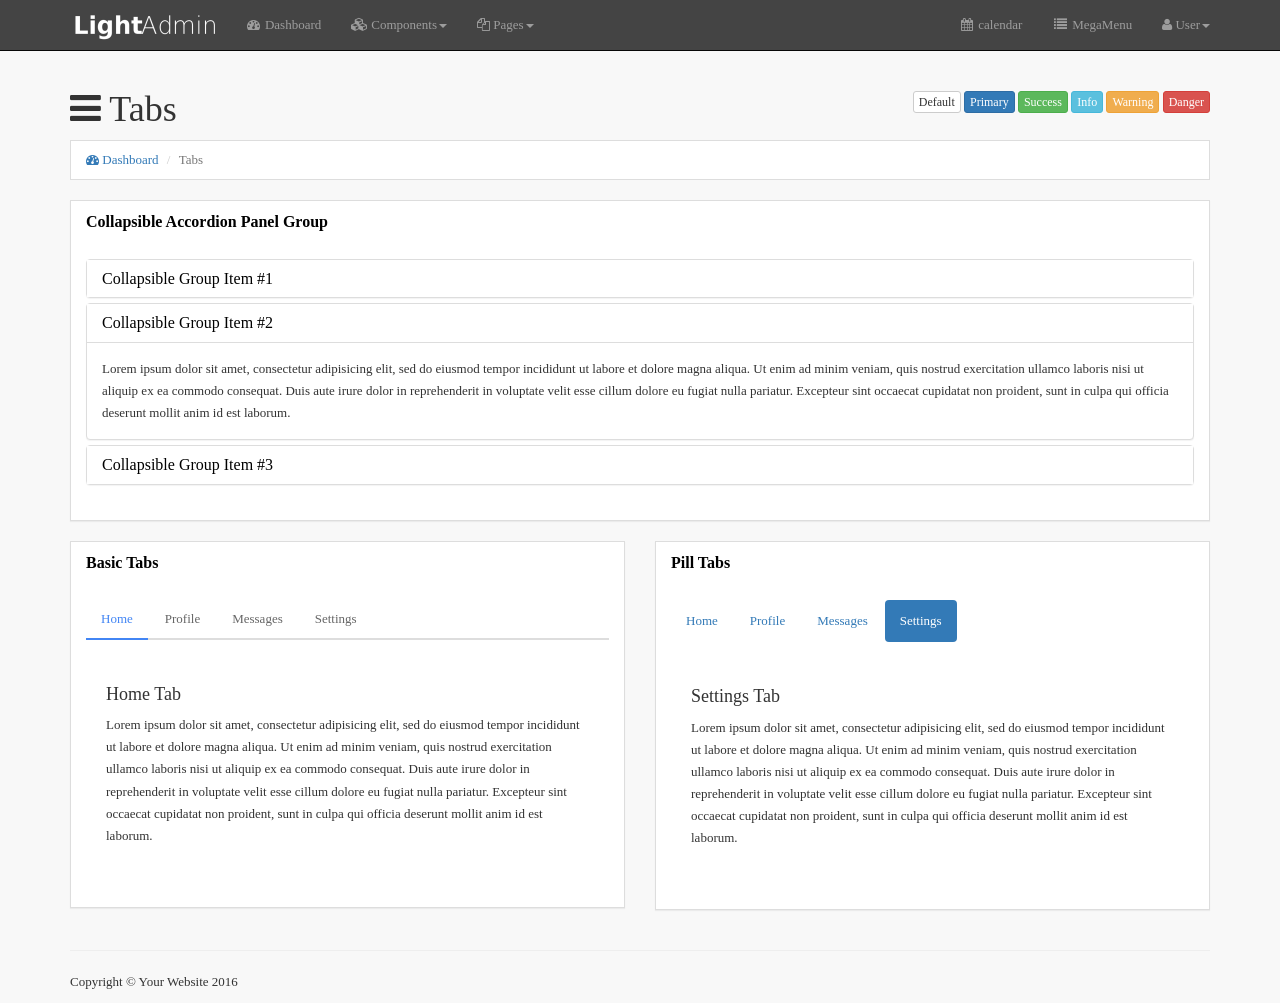
<file: tabs.html>
<!DOCTYPE html>
<html lang="en">

<head>

    <meta charset="utf-8">
    <meta http-equiv="X-UA-Compatible" content="IE=edge">
    <meta name="viewport" content="width=device-width, initial-scale=1">
    <meta name="description" content="">
    <meta name="author" content="">

    <title>Light Admin - Bootstrap Template</title>

    <!-- Bootstrap Core CSS -->
    <link href="css/bootstrap.min.css" rel="stylesheet">
	
	<!-- Menu Yamm -->
    <link href="css/yamm/yamm.css" rel="stylesheet">

    <!-- Custom CSS -->
    <link href="css/style.css" rel="stylesheet">
	
	<!-- Font-awesome 4.5 -->
	<link rel="stylesheet" href="fonts/font-awesome/css/font-awesome.min.css">

    <!-- HTML5 Shim and Respond.js IE8 support of HTML5 elements and media queries -->
    <!-- WARNING: Respond.js doesn't work if you view the page via file:// -->
    <!--[if lt IE 9]>
        <script src="https://oss.maxcdn.com/libs/html5shiv/3.7.0/html5shiv.js"></script>
        <script src="https://oss.maxcdn.com/libs/respond.js/1.4.2/respond.min.js"></script>
    <![endif]-->

</head>

<body>

    <!-- Navigation -->
   <nav class="navbar navbar-inverse navbar-fixed-top yamm" role="navigation">
		<div class="container">
		  <div class="navbar-header">
			<button type="button" data-toggle="collapse" data-target="#navbar-collapse-2" class="navbar-toggle"><span class="icon-bar"></span><span class="icon-bar"></span><span class="icon-bar"></span></button><a href="#" class="navbar-brand"><a class="navbar-brand" href="#"><img src="img/logo.png"></a></a>
		  </div>
			<div id="navbar-collapse-2" class="navbar-collapse collapse">
				<ul class="nav navbar-nav" id="mainMenu">
					<!-- Media Example -->
					<li class="dropdown"><a href="index.html"><i class="fa fa-fw fa-dashboard"></i> Dashboard</a></li>
					
					<li class="dropdown"><a href="#" data-toggle="dropdown" class="dropdown-toggle"><i class="fa fa-fw fa-cubes"></i>  Components<b class="caret"></b></a>
					<ul class="dropdown-menu">
						<li>
							<div class="card">
									<ul class="nav nav-tabs" role="tablist">
										<li>
											<a href="#charts" role="tab" data-toggle="tab"><i class="fa fa-fw fa-bar-chart-o"></i> Charts</a>
										</li>
										<li>
											<a href="#tables" role="tab" data-toggle="tab"><i class="fa fa-fw fa-table"></i> Tables</a>
										</li>
										<li>
											<a href="#forms" role="tab" data-toggle="tab"><i class="fa fa-fw fa-bars"></i> Forms</a>
										</li>
										<li  class="active">
											<a href="#ui" role="tab" data-toggle="tab"><i class="fa fa-fw fa-desktop"></i> UI Elements</a>
										</li>
										<li>
											<a href="#calendar" role="tab" data-toggle="tab"><i class="fa fa-fw fa-calendar"></i> Calendar</a>
										</li>
									</ul>

									<!-- Tab panes -->
									<div class="tab-content">
										<div role="tabpanel" class="tab-pane" id="charts">
										<ul class="nav-list list-inline">
											<li>
												<a href="chart-morris.html" class="button"><i class="fa fa-fw fa-line-chart"></i><span>Morris</span></a>
											</li>
											<li>
												<a href="chart-flot.html"><i class="fa fa-fw fa-pie-chart"></i><span>Flot</span></a>
											</li>
											<li>
												<a href="#"><i class="fa fa-area-chart"></i><span>Morris</span></a>
											</li>
											<li>
												<a href="#"><i class="fa fa-fw fa-bar-chart"></i><span>Flot</span></a>
											</li>
										</ul>
										</div>
										<div role="tabpanel" class="tab-pane" id="tables">
											<ul class="nav-list list-inline">
											<li>
												<a href="tables.html"><i class="fa fa-fw fa-table"></i><span>Table</span></a>
											</li>
											<li>
												<a href="dataTables.html"><i class="fa fa-fw fa-list"></i><span>DataTables</span></a>
											</li>
											<li>
												<a href="#"><i class="fa fa-paw"></i><span>Link 1</span></a>
											</li>
											<li>
												<a href="#"><i class="fa fa-music"></i><span>Link 2</span></a>
											</li>
											<li>
												<a href="#"><i class="fa fa-microphone"></i><span>Link 2</span></a>
											</li>
											</ul>
										</div>
										<div role="tabpanel" class="tab-pane" id="forms">
											<ul class="nav-list list-inline">
											<li>
												<a href="form.html"><i class="fa fa-fw fa-list-alt"></i><span>Form</span></a>
											</li>
											<li>
												<a href="formMD.html"><i class="fa fa-fw fa-th-list"></i><span>Form material design</span></a>
											</li>
											
											</ul>
										</div>
										<div role="tabpanel" class="tab-pane active" id="ui">
											<ul class="nav-list list-inline">
											<li>
												<a href="tabs.html"><i class="fa fa-bars"></i><span>Tabs</span></a>
											</li>
											<li>
												<a href="UIelements.html"><i class="fa fa-tasks"></i><span>Elements</span></a>
											</li>
											</ul>
										</div>
										<div role="tabpanel" class="tab-pane" id="calendar">
											<ul class="nav-list list-inline">
											<li>
												<a href="calendar.html"><i class="fa fa-calendar"></i><span>FullCalendar</span></a>
											</li>
											</ul>
										</div>
									</div>
							</div>	
						</li>
					</ul>
					</li>
				</ul>
				<ul class="nav navbar-nav">
					<li class="dropdown"><a href="#" data-toggle="dropdown" class="dropdown-toggle"><i class="fa fa-files-o"></i> Pages<b class="caret"></b></a>

						<ul class="dropdown-menu">
							<li>
								<a href="login.html"><i class="fa fa-key"></i> Login</a>
							</li>
							<li>
								<a href="invoice.html"> <i class="fa fa-file"></i> Invoice</a>
							</li>
							<li>
								<a href="blank.html"> <i class="fa fa-file-o"></i> Blank</a>
							</li>
						</ul>
					</li>
				</ul>
				<ul class="nav navbar-nav navbar-right">
				
				  <li class="dropdown"><a href="calendar.html"><i class="fa fa-fw fa-calendar"></i> calendar</a></li>
				  <li class="dropdown"><a href="megamenu.html"><i class="fa fa-fw fa-list"></i> MegaMenu</a></li>
				  <li class="dropdown"><a href="#" data-toggle="dropdown" class="dropdown-toggle"><i class="fa fa-user"></i> User<b class="caret"></b></a>

					<ul class="dropdown-menu">
						<li>
							<a href="#"><i class="fa fa-fw fa-user"></i> Profile</a>
						</li>
						<li>
							<a href="#"><i class="fa fa-fw fa-envelope"></i> Inbox</a>
						</li>
						<li>
							<a href="#"><i class="fa fa-fw fa-gear"></i> Settings</a>
						</li>
						<li class="divider"></li>
						<li>
							<a href="#"><i class="fa fa-fw fa-power-off"></i> Log Out</a>
						</li>
					</ul>
				  </li>
				</ul>
			</div>
		</div>
	</nav>
		<!-- /.container -->
	<!-- Page Content -->
	<div class="container">
		<div class="header">
            <div class="pull-right">
				<!-- Standard button -->
				<button type="button" class="btn btn-xs btn-default">Default</button>

				<!-- Provides extra visual weight and identifies the primary action in a set of buttons -->
				<button type="button" class="btn btn-xs btn-primary">Primary</button>

				<!-- Indicates a successful or positive action -->
				<button type="button" class="btn btn-xs btn-success">Success</button>

				<!-- Contextual button for informational alert messages -->
				<button type="button" class="btn btn-xs btn-info">Info</button>

				<!-- Indicates caution should be taken with this action -->
				<button type="button" class="btn btn-xs btn-warning">Warning</button>

				<!-- Indicates a dangerous or potentially negative action -->
				<button type="button" class="btn btn-xs btn-danger">Danger</button>

			</div>

            <h1 class="page-title"><i class="fa fa-bars"></i> Tabs</h1>
			<ul class="breadcrumb">
				<li><a href="index.html"><i class="fa fa-dashboard"></i> Dashboard</a> </li>
				<li class="active">Tabs</li>
			</ul>

        </div>
        <!-- Row -->
        <div class="row">
			<div class="col-md-12">
				<div class="panel panel-default">
					<div class="panel-heading">
						Collapsible Accordion Panel Group
					</div>
					<div class="panel-body">
						<div class="panel-group" id="accordion">
							<div class="panel panel-default">
								<div class="panel-heading">
									<h4 class="panel-title">
										<a data-toggle="collapse" data-parent="#accordion" href="#collapseOne" class="collapsed">Collapsible Group Item #1</a>
									</h4>
								</div>
								<div id="collapseOne" class="panel-collapse collapse" style="height: 0px;">
									<div class="panel-body">
										Lorem ipsum dolor sit amet, consectetur adipisicing elit, sed do eiusmod tempor incididunt ut labore et dolore magna aliqua. Ut enim ad minim veniam, quis nostrud exercitation ullamco laboris nisi ut aliquip ex ea commodo consequat. Duis aute irure dolor in reprehenderit in voluptate velit esse cillum dolore eu fugiat nulla pariatur. Excepteur sint occaecat cupidatat non proident, sunt in culpa qui officia deserunt mollit anim id est laborum.
									</div>
								</div>
							</div>
							<div class="panel panel-default">
								<div class="panel-heading">
									<h4 class="panel-title">
										<a data-toggle="collapse" data-parent="#accordion" href="#collapseTwo">Collapsible Group Item #2</a>
									</h4>
								</div>
								<div id="collapseTwo" class="panel-collapse in" style="height: auto;">
									<div class="panel-body">
										Lorem ipsum dolor sit amet, consectetur adipisicing elit, sed do eiusmod tempor incididunt ut labore et dolore magna aliqua. Ut enim ad minim veniam, quis nostrud exercitation ullamco laboris nisi ut aliquip ex ea commodo consequat. Duis aute irure dolor in reprehenderit in voluptate velit esse cillum dolore eu fugiat nulla pariatur. Excepteur sint occaecat cupidatat non proident, sunt in culpa qui officia deserunt mollit anim id est laborum.
									</div>
								</div>
							</div>
							<div class="panel panel-default">
								<div class="panel-heading">
									<h4 class="panel-title">
										<a data-toggle="collapse" data-parent="#accordion" href="#collapseThree" class="collapsed">Collapsible Group Item #3</a>
									</h4>
								</div>
								<div id="collapseThree" class="panel-collapse collapse">
									<div class="panel-body">
										Lorem ipsum dolor sit amet, consectetur adipisicing elit, sed do eiusmod tempor incididunt ut labore et dolore magna aliqua. Ut enim ad minim veniam, quis nostrud exercitation ullamco laboris nisi ut aliquip ex ea commodo consequat. Duis aute irure dolor in reprehenderit in voluptate velit esse cillum dolore eu fugiat nulla pariatur. Excepteur sint occaecat cupidatat non proident, sunt in culpa qui officia deserunt mollit anim id est laborum.
									</div>
								</div>
							</div>
						</div>
					</div>
				</div>
			</div>
		</div>
        <!-- /.row -->
		
		<div class="row">
			<div class="col-lg-6">
				<div class="panel panel-default">
					<div class="panel-heading">
						Basic Tabs
					</div>
					<div class="panel-body">
						<ul class="nav nav-tabs">
							<li class="active"><a href="#home" data-toggle="tab">Home</a>
							</li>
							<li class=""><a href="#profile" data-toggle="tab">Profile</a>
							</li>
							<li class=""><a href="#messages" data-toggle="tab">Messages</a>
							</li>
							<li class=""><a href="#settings" data-toggle="tab">Settings</a>
							</li>
						</ul>

						<div class="tab-content">
							<div class="tab-pane fade active in" id="home">
								<h4>Home Tab</h4>
								<p>Lorem ipsum dolor sit amet, consectetur adipisicing elit, sed do eiusmod tempor incididunt ut labore et dolore magna aliqua. Ut enim ad minim veniam, quis nostrud exercitation ullamco laboris nisi ut aliquip ex ea commodo consequat. Duis aute irure dolor in reprehenderit in voluptate velit esse cillum dolore eu fugiat nulla pariatur. Excepteur sint occaecat cupidatat non proident, sunt in culpa qui officia deserunt mollit anim id est laborum.</p>
							</div>
							<div class="tab-pane fade" id="profile">
								<h4>Profile Tab</h4>
								<p>Lorem ipsum dolor sit amet, consectetur adipisicing elit, sed do eiusmod tempor incididunt ut labore et dolore magna aliqua. Ut enim ad minim veniam, quis nostrud exercitation ullamco laboris nisi ut aliquip ex ea commodo consequat. Duis aute irure dolor in reprehenderit in voluptate velit esse cillum dolore eu fugiat nulla pariatur. Excepteur sint occaecat cupidatat non proident, sunt in culpa qui officia deserunt mollit anim id est laborum.</p>
							</div>
							<div class="tab-pane fade" id="messages">
								<h4>Messages Tab</h4>
								<p>Lorem ipsum dolor sit amet, consectetur adipisicing elit, sed do eiusmod tempor incididunt ut labore et dolore magna aliqua. Ut enim ad minim veniam, quis nostrud exercitation ullamco laboris nisi ut aliquip ex ea commodo consequat. Duis aute irure dolor in reprehenderit in voluptate velit esse cillum dolore eu fugiat nulla pariatur. Excepteur sint occaecat cupidatat non proident, sunt in culpa qui officia deserunt mollit anim id est laborum.</p>
							</div>
							<div class="tab-pane fade" id="settings">
								<h4>Settings Tab</h4>
								<p>Lorem ipsum dolor sit amet, consectetur adipisicing elit, sed do eiusmod tempor incididunt ut labore et dolore magna aliqua. Ut enim ad minim veniam, quis nostrud exercitation ullamco laboris nisi ut aliquip ex ea commodo consequat. Duis aute irure dolor in reprehenderit in voluptate velit esse cillum dolore eu fugiat nulla pariatur. Excepteur sint occaecat cupidatat non proident, sunt in culpa qui officia deserunt mollit anim id est laborum.</p>
							</div>
						</div>
					</div>
				</div>
			</div>
			<div class="col-lg-6">
				<div class="panel panel-default">
					<div class="panel-heading">
						Pill Tabs
					</div>
					<div class="panel-body">
						<ul class="nav nav-pills">
							<li class=""><a href="#home-pills" data-toggle="tab">Home</a>
							</li>
							<li class=""><a href="#profile-pills" data-toggle="tab">Profile</a>
							</li>
							<li class=""><a href="#messages-pills" data-toggle="tab">Messages</a>
							</li>
							<li class="active"><a href="#settings-pills" data-toggle="tab">Settings</a>
							</li>
						</ul>

						<div class="tab-content">
							<div class="tab-pane fade" id="home-pills">
								<h4>Home Tab</h4>
								<p>Lorem ipsum dolor sit amet, consectetur adipisicing elit, sed do eiusmod tempor incididunt ut labore et dolore magna aliqua. Ut enim ad minim veniam, quis nostrud exercitation ullamco laboris nisi ut aliquip ex ea commodo consequat. Duis aute irure dolor in reprehenderit in voluptate velit esse cillum dolore eu fugiat nulla pariatur. Excepteur sint occaecat cupidatat non proident, sunt in culpa qui officia deserunt mollit anim id est laborum.</p>
							</div>
							<div class="tab-pane fade" id="profile-pills">
								<h4>Profile Tab</h4>
								<p>Lorem ipsum dolor sit amet, consectetur adipisicing elit, sed do eiusmod tempor incididunt ut labore et dolore magna aliqua. Ut enim ad minim veniam, quis nostrud exercitation ullamco laboris nisi ut aliquip ex ea commodo consequat. Duis aute irure dolor in reprehenderit in voluptate velit esse cillum dolore eu fugiat nulla pariatur. Excepteur sint occaecat cupidatat non proident, sunt in culpa qui officia deserunt mollit anim id est laborum.</p>
							</div>
							<div class="tab-pane fade" id="messages-pills">
								<h4>Messages Tab</h4>
								<p>Lorem ipsum dolor sit amet, consectetur adipisicing elit, sed do eiusmod tempor incididunt ut labore et dolore magna aliqua. Ut enim ad minim veniam, quis nostrud exercitation ullamco laboris nisi ut aliquip ex ea commodo consequat. Duis aute irure dolor in reprehenderit in voluptate velit esse cillum dolore eu fugiat nulla pariatur. Excepteur sint occaecat cupidatat non proident, sunt in culpa qui officia deserunt mollit anim id est laborum.</p>
							</div>
							<div class="tab-pane fade active in" id="settings-pills">
								<h4>Settings Tab</h4>
								<p>Lorem ipsum dolor sit amet, consectetur adipisicing elit, sed do eiusmod tempor incididunt ut labore et dolore magna aliqua. Ut enim ad minim veniam, quis nostrud exercitation ullamco laboris nisi ut aliquip ex ea commodo consequat. Duis aute irure dolor in reprehenderit in voluptate velit esse cillum dolore eu fugiat nulla pariatur. Excepteur sint occaecat cupidatat non proident, sunt in culpa qui officia deserunt mollit anim id est laborum.</p>
							</div>
						</div>
					</div>
				</div>
			</div>
		</div>

        <hr>

        <!-- Footer -->
        <footer>
            <div class="row">
                <div class="col-lg-12">
                    <p>Copyright &copy; Your Website 2016</p>
                </div>
            </div>
        </footer>

    </div>
	<!-- /.container -->

    <!-- jQuery -->
    <script src="js/jquery.js"></script>

    <!-- Bootstrap Core JavaScript -->
    <script src="js/bootstrap.min.js"></script>
	
	<script type="text/javascript">
	$(document).ready(function(){
		$(document).on('click', '.yamm .dropdown-menu', function(e) {
          e.stopPropagation()
        })
	});
	</script>
</body>

</html>
</file>
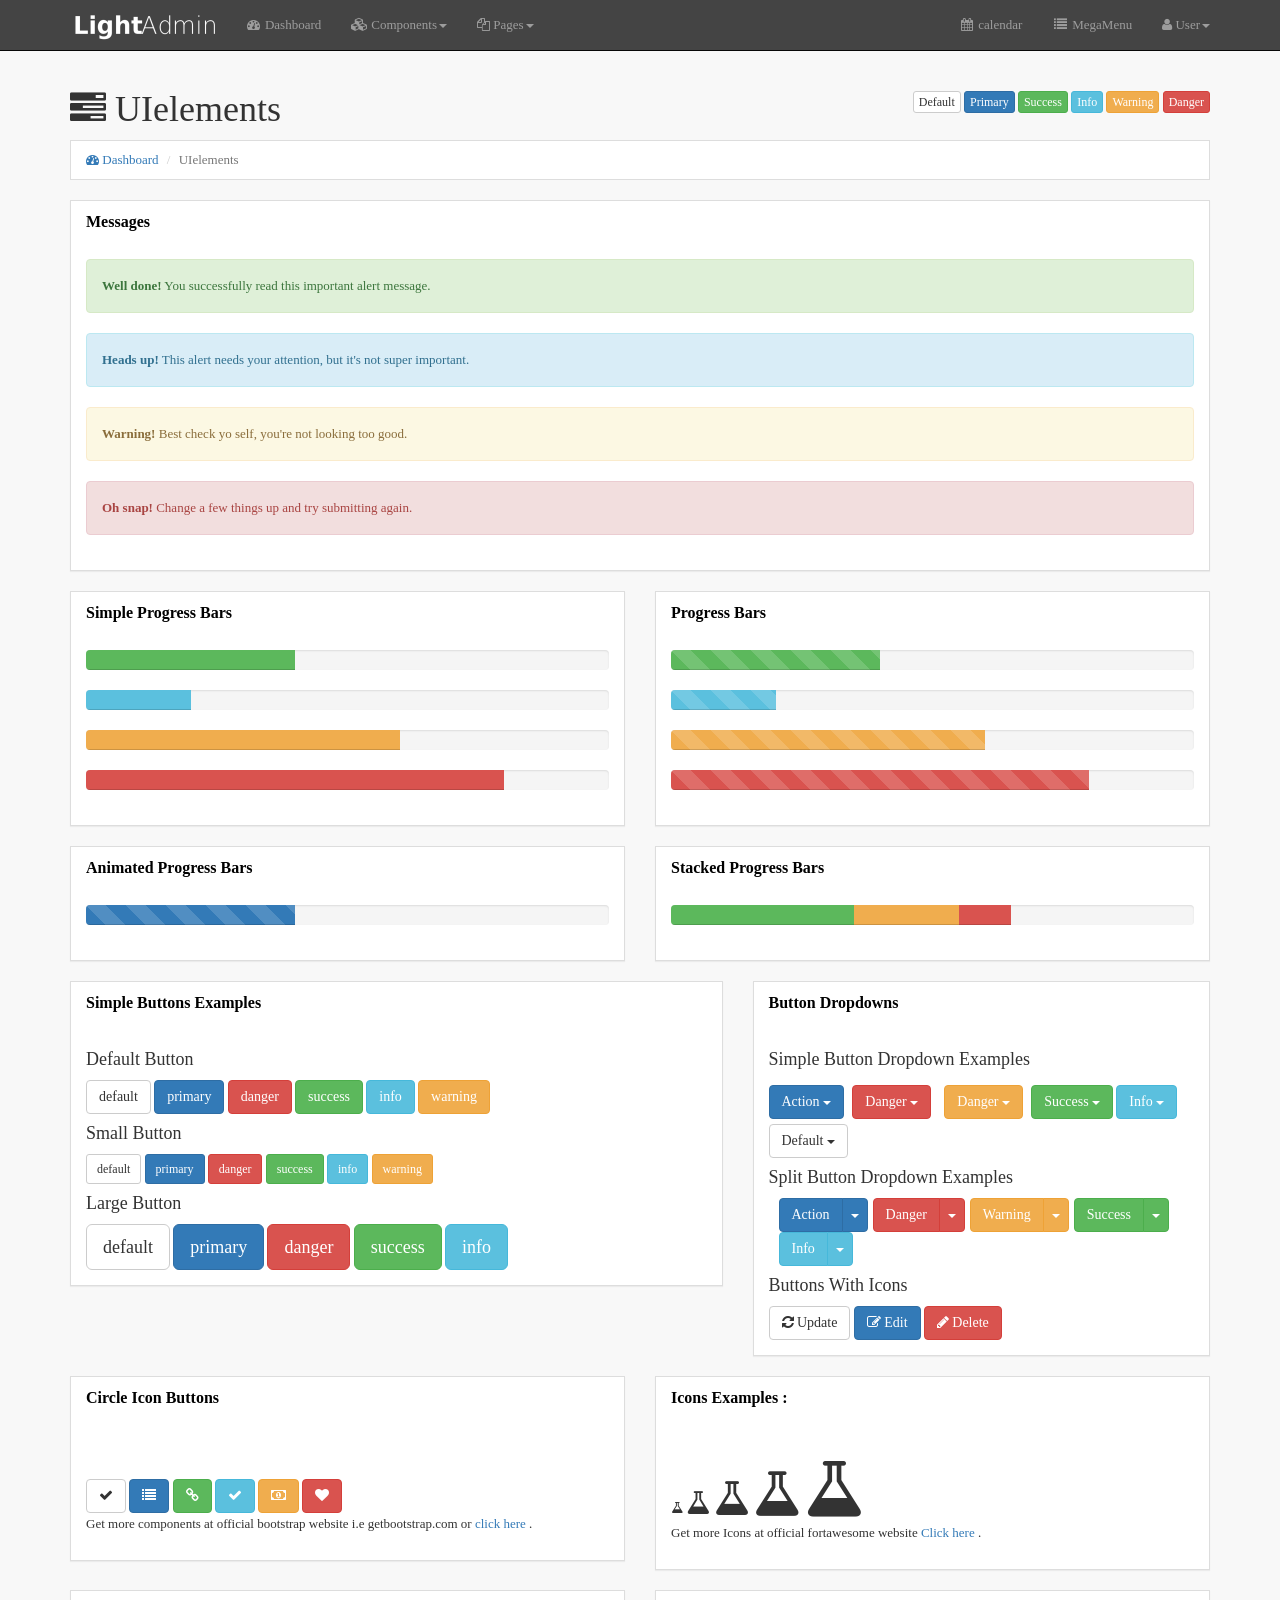
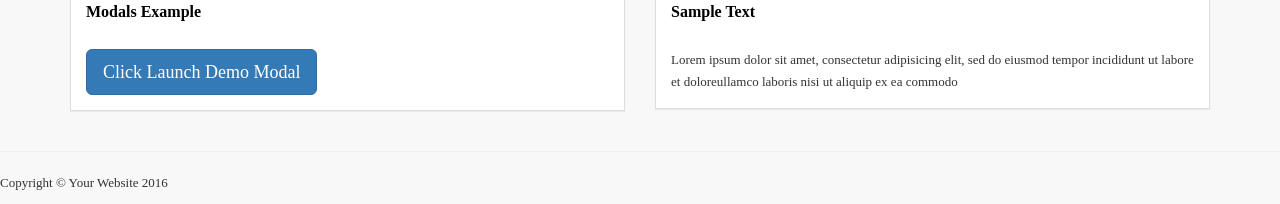
<file: UIelements.html>
<!DOCTYPE html>
<html lang="en">

<head>

    <meta charset="utf-8">
    <meta http-equiv="X-UA-Compatible" content="IE=edge">
    <meta name="viewport" content="width=device-width, initial-scale=1">
    <meta name="description" content="">
    <meta name="author" content="">

    <title>Light Admin - Bootstrap Template</title>

    <!-- Bootstrap Core CSS -->
    <link href="css/bootstrap.min.css" rel="stylesheet">
	
	<!-- Menu Yamm -->
    <link href="css/yamm/yamm.css" rel="stylesheet">

    <!-- Custom CSS -->
    <link href="css/style.css" rel="stylesheet">
	
	<!-- Font-awesome 4.5 -->
	<link rel="stylesheet" href="fonts/font-awesome/css/font-awesome.min.css">

    <!-- HTML5 Shim and Respond.js IE8 support of HTML5 elements and media queries -->
    <!-- WARNING: Respond.js doesn't work if you view the page via file:// -->
    <!--[if lt IE 9]>
        <script src="https://oss.maxcdn.com/libs/html5shiv/3.7.0/html5shiv.js"></script>
        <script src="https://oss.maxcdn.com/libs/respond.js/1.4.2/respond.min.js"></script>
    <![endif]-->

</head>

<body>

    <!-- Navigation -->
    <nav class="navbar navbar-inverse navbar-fixed-top yamm" role="navigation">
		<div class="container">
		  <div class="navbar-header">
			<button type="button" data-toggle="collapse" data-target="#navbar-collapse-2" class="navbar-toggle"><span class="icon-bar"></span><span class="icon-bar"></span><span class="icon-bar"></span></button><a href="#" class="navbar-brand"><a class="navbar-brand" href="#"><img src="img/logo.png"></a></a>
		  </div>
			<div id="navbar-collapse-2" class="navbar-collapse collapse">
				<ul class="nav navbar-nav" id="mainMenu">
					<!-- Media Example -->
					<li class="dropdown"><a href="index.html"><i class="fa fa-fw fa-dashboard"></i> Dashboard</a></li>
					
					<li class="dropdown"><a href="#" data-toggle="dropdown" class="dropdown-toggle"><i class="fa fa-fw fa-cubes"></i>  Components<b class="caret"></b></a>
					<ul class="dropdown-menu">
						<li>
							<div class="card">
									<ul class="nav nav-tabs" role="tablist">
										<li>
											<a href="#charts" role="tab" data-toggle="tab"><i class="fa fa-fw fa-bar-chart-o"></i> Charts</a>
										</li>
										<li>
											<a href="#tables" role="tab" data-toggle="tab"><i class="fa fa-fw fa-table"></i> Tables</a>
										</li>
										<li>
											<a href="#forms" role="tab" data-toggle="tab"><i class="fa fa-fw fa-bars"></i> Forms</a>
										</li>
										<li  class="active">
											<a href="#ui" role="tab" data-toggle="tab"><i class="fa fa-fw fa-desktop"></i> UI Elements</a>
										</li>
										<li>
											<a href="#calendar" role="tab" data-toggle="tab"><i class="fa fa-fw fa-calendar"></i> Calendar</a>
										</li>
									</ul>

									<!-- Tab panes -->
									<div class="tab-content">
										<div role="tabpanel" class="tab-pane" id="charts">
										<ul class="nav-list list-inline">
											<li>
												<a href="chart-morris.html" class="button"><i class="fa fa-fw fa-line-chart"></i><span>Morris</span></a>
											</li>
											<li>
												<a href="chart-flot.html"><i class="fa fa-fw fa-pie-chart"></i><span>Flot</span></a>
											</li>
											<li>
												<a href="#"><i class="fa fa-area-chart"></i><span>Morris</span></a>
											</li>
											<li>
												<a href="#"><i class="fa fa-fw fa-bar-chart"></i><span>Flot</span></a>
											</li>
										</ul>
										</div>
										<div role="tabpanel" class="tab-pane" id="tables">
											<ul class="nav-list list-inline">
											<li>
												<a href="tables.html"><i class="fa fa-fw fa-table"></i><span>Table</span></a>
											</li>
											<li>
												<a href="dataTables.html"><i class="fa fa-fw fa-list"></i><span>DataTables</span></a>
											</li>
											<li>
												<a href="#"><i class="fa fa-paw"></i><span>Link 1</span></a>
											</li>
											<li>
												<a href="#"><i class="fa fa-music"></i><span>Link 2</span></a>
											</li>
											<li>
												<a href="#"><i class="fa fa-microphone"></i><span>Link 2</span></a>
											</li>
											</ul>
										</div>
										<div role="tabpanel" class="tab-pane" id="forms">
											<ul class="nav-list list-inline">
											<li>
												<a href="form.html"><i class="fa fa-fw fa-list-alt"></i><span>Form</span></a>
											</li>
											<li>
												<a href="formMD.html"><i class="fa fa-fw fa-th-list"></i><span>Form material design</span></a>
											</li>
											
											</ul>
										</div>
										<div role="tabpanel" class="tab-pane active" id="ui">
											<ul class="nav-list list-inline">
											<li>
												<a href="tabs.html"><i class="fa fa-bars"></i><span>Tabs</span></a>
											</li>
											<li>
												<a href="UIelements.html"><i class="fa fa-tasks"></i><span>Elements</span></a>
											</li>
											</ul>
										</div>
										<div role="tabpanel" class="tab-pane" id="calendar">
											<ul class="nav-list list-inline">
											<li>
												<a href="calendar.html"><i class="fa fa-calendar"></i><span>FullCalendar</span></a>
											</li>
											</ul>
										</div>
									</div>
							</div>	
						</li>
					</ul>
					</li>
				</ul>
				<ul class="nav navbar-nav">
					<li class="dropdown"><a href="#" data-toggle="dropdown" class="dropdown-toggle"><i class="fa fa-files-o"></i> Pages<b class="caret"></b></a>

						<ul class="dropdown-menu">
							<li>
								<a href="login.html"><i class="fa fa-key"></i> Login</a>
							</li>
							<li>
								<a href="invoice.html"> <i class="fa fa-file"></i> Invoice</a>
							</li>
							<li>
								<a href="blank.html"> <i class="fa fa-file-o"></i> Blank</a>
							</li>
						</ul>
					</li>
				</ul>
				<ul class="nav navbar-nav navbar-right">
				
				  <li class="dropdown"><a href="calendar.html"><i class="fa fa-fw fa-calendar"></i> calendar</a></li>
				  <li class="dropdown"><a href="megamenu.html"><i class="fa fa-fw fa-list"></i> MegaMenu</a></li>
				  <li class="dropdown"><a href="#" data-toggle="dropdown" class="dropdown-toggle"><i class="fa fa-user"></i> User<b class="caret"></b></a>

					<ul class="dropdown-menu">
						<li>
							<a href="#"><i class="fa fa-fw fa-user"></i> Profile</a>
						</li>
						<li>
							<a href="#"><i class="fa fa-fw fa-envelope"></i> Inbox</a>
						</li>
						<li>
							<a href="#"><i class="fa fa-fw fa-gear"></i> Settings</a>
						</li>
						<li class="divider"></li>
						<li>
							<a href="#"><i class="fa fa-fw fa-power-off"></i> Log Out</a>
						</li>
					</ul>
				  </li>
				</ul>
			</div>
		</div>
	</nav>
		<!-- /.container -->
	<!-- Page Content -->
	<div class="container">
		<div class="header">
            <div class="pull-right">
				<!-- Standard button -->
				<button type="button" class="btn btn-xs btn-default">Default</button>

				<!-- Provides extra visual weight and identifies the primary action in a set of buttons -->
				<button type="button" class="btn btn-xs btn-primary">Primary</button>

				<!-- Indicates a successful or positive action -->
				<button type="button" class="btn btn-xs btn-success">Success</button>

				<!-- Contextual button for informational alert messages -->
				<button type="button" class="btn btn-xs btn-info">Info</button>

				<!-- Indicates caution should be taken with this action -->
				<button type="button" class="btn btn-xs btn-warning">Warning</button>

				<!-- Indicates a dangerous or potentially negative action -->
				<button type="button" class="btn btn-xs btn-danger">Danger</button>

			</div>

            <h1 class="page-title"><i class="fa fa-tasks"></i> UIelements</h1>
			<ul class="breadcrumb">
				<li><a href="index.html"><i class="fa fa-dashboard"></i> Dashboard</a> </li>
				<li class="active">UIelements</li>
			</ul>

        </div>
        
        <div class="row">
            <div class="col-md-12">
				<div class="panel panel-default">
					<div class="panel-heading">
					 Messages
					</div>        
								  
					<div class="panel-body"> 
						<div class="alert alert-success">
							<strong>Well done!</strong> You successfully read this important alert message.
						</div>
						<div class="alert alert-info">
							<strong>Heads up!</strong> This alert needs your attention, but it's not super important.
						</div>
						<div class="alert alert-warning">
							<strong>Warning!</strong> Best check yo self, you're not looking too good.
						</div>
						<div class="alert alert-danger">
							<strong>Oh snap!</strong> Change a few things up and try submitting again.
						</div>
					</div>
				</div>
			</div>						
		</div>								
									
		<div class="row">
            <div class="col-md-6">
                <div class="panel panel-default">
					<div class="panel-heading">
						Simple Progress Bars 
					</div>
                       
                    <div class="panel-body">
                        <div class="progress">
						  <div class="progress-bar progress-bar-success" role="progressbar" aria-valuenow="40" aria-valuemin="0" aria-valuemax="100" style="width: 40%">
							<span class="sr-only">40% Complete (success)</span>
						  </div>
						</div>
						<div class="progress">
						  <div class="progress-bar progress-bar-info" role="progressbar" aria-valuenow="20" aria-valuemin="0" aria-valuemax="100" style="width: 20%">
							<span class="sr-only">20% Complete</span>
						  </div>
						</div>
						<div class="progress">
						  <div class="progress-bar progress-bar-warning" role="progressbar" aria-valuenow="60" aria-valuemin="0" aria-valuemax="100" style="width: 60%">
							<span class="sr-only">60% Complete (warning)</span>
						  </div>
						</div>
						<div class="progress">
						  <div class="progress-bar progress-bar-danger" role="progressbar" aria-valuenow="80" aria-valuemin="0" aria-valuemax="100" style="width: 80%">
							<span class="sr-only">80% Complete</span>
						  </div>
						</div>
                    </div>
                </div>
            </div>
            <div class="col-md-6">
				<div class="panel panel-default">
					<div class="panel-heading">
						Progress Bars 
					</div>
						   
					<div class="panel-body">
						<div class="progress progress-striped">
						  <div class="progress-bar progress-bar-success" role="progressbar" aria-valuenow="40" aria-valuemin="0" aria-valuemax="100" style="width: 40%">
							<span class="sr-only">40% Complete (success)</span>
						  </div>
						</div>
						<div class="progress progress-striped">
						  <div class="progress-bar progress-bar-info" role="progressbar" aria-valuenow="20" aria-valuemin="0" aria-valuemax="100" style="width: 20%">
							<span class="sr-only">20% Complete</span>
						  </div>
						</div>
						<div class="progress progress-striped">
						  <div class="progress-bar progress-bar-warning" role="progressbar" aria-valuenow="60" aria-valuemin="0" aria-valuemax="100" style="width: 60%">
							<span class="sr-only">60% Complete (warning)</span>
						  </div>
						</div>
						<div class="progress progress-striped">
						  <div class="progress-bar progress-bar-danger" role="progressbar" aria-valuenow="80" aria-valuemin="0" aria-valuemax="100" style="width: 80%">
							<span class="sr-only">80% Complete</span>
						  </div>
						</div>
					</div>
                </div>
            </div>
        </div>
        <!-- /. ROW  -->
		<div class="row">
            <div class="col-md-6">
				<div class="panel panel-default">
					<div class="panel-heading">
						Animated Progress Bars 
					</div>
				   
					<div class="panel-body">
						<div class="progress progress-striped active">
						  <div class="progress-bar progress-bar-primary" role="progressbar" aria-valuenow="40" aria-valuemin="0" aria-valuemax="100" style="width: 40%">
							<span class="sr-only">40% Complete (success)</span>
						  </div>
						</div>
					</div>
                </div>
            </div>
            <div class="col-md-6">
                <div class="panel panel-default">
					<div class="panel-heading">
						Stacked Progress Bars 
					</div>
                       
                    <div class="panel-body">
						<div class="progress">
						  <div class="progress-bar progress-bar-success" style="width: 35%">
							<span class="sr-only">35% Complete (success)</span>
						  </div>
						  <div class="progress-bar progress-bar-warning" style="width: 20%">
							<span class="sr-only">20% Complete (warning)</span>
						  </div>
						  <div class="progress-bar progress-bar-danger" style="width: 10%">
							<span class="sr-only">10% Complete (danger)</span>
						  </div>
						</div>
                    </div>
                </div>
            </div>
        </div>				
        <div class="row">
                    
            <div class="col-md-7">
                <div class="panel panel-default">
					<div class="panel-heading">
					 Simple Buttons Examples
					</div>        
                                      
                    <div class="panel-body"> 

						<h4>Default Button</h4>
						<a href="#" class="btn btn-default">default</a>
						<a href="#" class="btn btn-primary">primary</a>
						<a href="#" class="btn btn-danger">danger</a>
						<a href="#" class="btn btn-success">success</a>
						<a href="#" class="btn btn-info">info</a>
						<a href="#" class="btn btn-warning">warning</a>

					  
						<h4>Small Button</h4>
						<a href="#" class="btn btn-default btn-sm">default</a>
						<a href="#" class="btn btn-primary btn-sm">primary</a>
						<a href="#" class="btn btn-danger btn-sm">danger</a>
						<a href="#" class="btn btn-success btn-sm">success</a>
						<a href="#" class="btn btn-info btn-sm">info</a>
						<a href="#" class="btn btn-warning btn-sm">warning</a>

					   
						<h4>Large Button</h4>

						<a href="#" class="btn btn-default btn-lg">default</a>
						<a href="#" class="btn btn-primary btn-lg">primary</a>
						<a href="#" class="btn btn-danger btn-lg">danger</a>
						<a href="#" class="btn btn-success btn-lg">success</a>
						<a href="#" class="btn btn-info btn-lg">info</a>

					   
					</div>
				</div>
            </div>
            <div class="col-md-5">
                <div class="panel panel-default">
					<div class="panel-heading">
					   Button Dropdowns
					</div>        
                                      
					<div class="panel-body"> 
						<h4>Simple Button Dropdown Examples </h4>  
						<div style="margin-top: 10px;">
							
							<div class="btn-group">
							  <button data-toggle="dropdown" class="btn btn-primary dropdown-toggle">Action <span class="caret"></span></button>
							  <ul class="dropdown-menu">
								<li><a href="#">Action</a></li>
								<li><a href="#">Another action</a></li>
								<li><a href="#">Something else here</a></li>
								<li class="divider"></li>
								<li><a href="#">Separated link</a></li>
							  </ul>
							</div>
							<div style="margin:5px;" class="btn-group">
							  <button data-toggle="dropdown" class="btn btn-danger dropdown-toggle">Danger <span class="caret"></span></button>
							  <ul class="dropdown-menu">
								<li><a href="#">Action</a></li>
								<li><a href="#">Another action</a></li>
								<li><a href="#">Something else here</a></li>
								<li class="divider"></li>
								<li><a href="#">Separated link</a></li>
							  </ul>
							</div>
						   <div style="margin:5px;" class="btn-group">
							  <button data-toggle="dropdown" class="btn btn-warning dropdown-toggle">Danger <span class="caret"></span></button>
							  <ul class="dropdown-menu">
								<li><a href="#">Action</a></li>
								<li><a href="#">Another action</a></li>
								<li><a href="#">Something else here</a></li>
								<li class="divider"></li>
								<li><a href="#">Separated link</a></li>
							  </ul>
							</div>
						 
							   
								<div class="btn-group">
							  <button data-toggle="dropdown" class="btn btn-success dropdown-toggle">Success <span class="caret"></span></button>
							  <ul class="dropdown-menu">
								<li><a href="#">Action</a></li>
								<li><a href="#">Another action</a></li>
								<li><a href="#">Something else here</a></li>
								<li class="divider"></li>
								<li><a href="#">Separated link</a></li>
							  </ul>
							</div>
							<div class="btn-group">
							  <button data-toggle="dropdown" class="btn btn-info dropdown-toggle">Info <span class="caret"></span></button>
							  <ul class="dropdown-menu">
								<li><a href="#">Action</a></li>
								<li><a href="#">Another action</a></li>
								<li><a href="#">Something else here</a></li>
								<li class="divider"></li>
								<li><a href="#">Separated link</a></li>
							  </ul>
							</div>
							<div class="btn-group">
							  <button data-toggle="dropdown" class="btn btn-default dropdown-toggle">Default <span class="caret"></span></button>
							  <ul class="dropdown-menu">
								<li><a href="#">Action</a></li>
								<li><a href="#">Another action</a></li>
								<li><a href="#">Something else here</a></li>
								<li class="divider"></li>
								<li><a href="#">Separated link</a></li>
							  </ul>
							</div>
						</div>
					   
					   <h4>Split Button Dropdown Examples </h4>
					  
						<div style="margin:5px;" class="btn-toolbar">
							
							<div class="btn-group">
							  <button class="btn btn-primary">Action</button>
							  <button data-toggle="dropdown" class="btn btn-primary dropdown-toggle"><span class="caret"></span></button>
							  <ul class="dropdown-menu">
								<li><a href="#">Action</a></li>
								<li><a href="#">Another action</a></li>
								<li><a href="#">Something else here</a></li>
								<li class="divider"></li>
								<li><a href="#">Separated link</a></li>
							  </ul>
							</div>
							<div class="btn-group">
							  <button class="btn btn-danger">Danger</button>
							  <button data-toggle="dropdown" class="btn btn-danger dropdown-toggle"><span class="caret"></span></button>
							  <ul class="dropdown-menu">
								<li><a href="#">Action</a></li>
								<li><a href="#">Another action</a></li>
								<li><a href="#">Something else here</a></li>
								<li class="divider"></li>
								<li><a href="#">Separated link</a></li>
							  </ul>
							</div>
							   <div class="btn-group">
							  <button class="btn btn-warning">Warning</button>
							  <button data-toggle="dropdown" class="btn btn-warning dropdown-toggle"><span class="caret"></span></button>
							  <ul class="dropdown-menu">
								<li><a href="#">Action</a></li>
								<li><a href="#">Another action</a></li>
								<li><a href="#">Something else here</a></li>
								<li class="divider"></li>
								<li><a href="#">Separated link</a></li>
							  </ul>
							</div>
						 
							<div class="btn-group">
							  <button class="btn btn-success">Success</button>
							  <button data-toggle="dropdown" class="btn btn-success dropdown-toggle"><span class="caret"></span></button>
							  <ul class="dropdown-menu">
								<li><a href="#">Action</a></li>
								<li><a href="#">Another action</a></li>
								<li><a href="#">Something else here</a></li>
								<li class="divider"></li>
								<li><a href="#">Separated link</a></li>
							  </ul>
							</div>
							<div class="btn-group">
							  <button class="btn btn-info">Info</button>
							  <button data-toggle="dropdown" class="btn btn-info dropdown-toggle"><span class="caret"></span></button>
							  <ul class="dropdown-menu">
								<li><a href="#">Action</a></li>
								<li><a href="#">Another action</a></li>
								<li><a href="#">Something else here</a></li>
								<li class="divider"></li>
								<li><a href="#">Separated link</a></li>
							  </ul>
							</div>
						   
						</div>
						   

						<h4>Buttons With Icons</h4>                                       
						
						<button class="btn btn-default"><i class=" fa fa-refresh "></i> Update</button>
						<button class="btn btn-primary"><i class="fa fa-edit "></i> Edit</button>
						<button class="btn btn-danger"><i class="fa fa-pencil"></i> Delete</button>
						
											
					

					</div>
				</div>
            </div>
        </div>
        <!-- /. ROW  -->
		<div class="row">
			<div class="col-md-6">
				<div class="panel panel-default">
					<div class="panel-heading">
						Circle Icon Buttons 
					</div>
				   
					<div class="panel-body">
						 <br> <br>
						<button type="button" class="btn btn-default btn-circle"><i class="fa fa-check"></i>
						</button>
						<button type="button" class="btn btn-primary btn-circle"><i class="fa fa-list"></i>
						</button>
						<button type="button" class="btn btn-success btn-circle"><i class="fa fa-link"></i>
						</button>
						<button type="button" class="btn btn-info btn-circle"><i class="fa fa-check"></i>
						</button>
						<button type="button" class="btn btn-warning btn-circle"><i class="fa fa-money"></i>
						</button>
						<button type="button" class="btn btn-danger btn-circle"><i class="fa fa-heart"></i>
						</button>
					   <br>
						<p>
							Get more components at official bootstrap website i.e getbootstrap.com or <a href="http://getbootstrap.com/components/" target="_blank">click here</a> .  
						</p>
					</div>
					
				</div>
			</div>
			<div class="col-md-6">
				<div class="panel panel-default">
					<div class="panel-heading">
						Icons Examples : 
					</div>
				   
					<div class="panel-body">
						<br>  
						<i class="fa fa-flask "></i>
						
						 <i class="fa fa-flask fa-2x"></i>
						  <i class="fa fa-flask fa-3x"></i>
						  <i class="fa fa-flask fa-4x"></i>
						  <i class="fa fa-flask fa-5x"></i>
						  <br>
						  <p>
					Get more Icons at official fortawesome website   <a href="http://fortawesome.github.io/Font-Awesome/" target="_blank">Click here</a> . 
					</p>
					</div>
					
				</div>
			</div>
		</div>
		 <!-- /. ROW  -->
                
		<div class="row">
			<div class="col-md-6">
				<!--  Modals-->
				<div class="panel panel-default">
					<div class="panel-heading">
						Modals Example
					</div>
					<div class="panel-body">
						<button class="btn btn-primary btn-lg" data-toggle="modal" data-target="#myModal">
						  Click  Launch Demo Modal
						</button>
						<div class="modal fade" id="myModal" tabindex="-1" role="dialog" aria-labelledby="myModalLabel" aria-hidden="true">
							<div class="modal-dialog">
								<div class="modal-content">
									<div class="modal-header">
										<button type="button" class="close" data-dismiss="modal" aria-hidden="true">×</button>
										<h4 class="modal-title" id="myModalLabel">Modal title Here</h4>
									</div>
									<div class="modal-body">
										Lorem ipsum dolor sit amet, consectetur adipisicing elit, sed do eiusmod tempor incididunt ut labore et dolore magna aliqua. Ut enim ad minim veniam, quis nostrud exercitation ullamco laboris nisi ut aliquip ex ea commodo consequat. Duis aute irure dolor in reprehenderit in voluptate velit esse cillum dolore eu fugiat nulla pariatur. Excepteur sint occaecat cupidatat non proident, sunt in culpa qui officia deserunt mollit anim id est laborum.
									</div>
									<div class="modal-footer">
										<button type="button" class="btn btn-default" data-dismiss="modal">Close</button>
										<button type="button" class="btn btn-primary">Save changes</button>
									</div>
								</div>
							</div>
						</div>
					</div>
				</div>
				 <!-- End Modals-->
			</div>
			<div class="col-md-6">
				<div class="panel panel-default">
					<div class="panel-heading">
						Sample Text
					</div>
					<div class="panel-body">
					  Lorem ipsum dolor sit amet, consectetur adipisicing elit, sed do eiusmod tempor incididunt ut labore et doloreullamco laboris nisi ut aliquip ex ea commodo
					   
					</div>
				</div>
			</div>
		</div>
		<!-- /. ROW  -->
	</div>
        <!-- /.row -->

        <hr>

        <!-- Footer -->
        <footer>
            <div class="row">
                <div class="col-lg-12">
                    <p>Copyright &copy; Your Website 2016</p>
                </div>
            </div>
        </footer>

    </div>
	<!-- /.container -->

    <!-- jQuery -->
    <script src="js/jquery.js"></script>

    <!-- Bootstrap Core JavaScript -->
    <script src="js/bootstrap.min.js"></script>
	
	<script type="text/javascript">
	$(document).ready(function(){
		$(document).on('click', '.yamm .dropdown-menu', function(e) {
          e.stopPropagation()
        })
	});
	</script>
</body>

</html>
</file>
<file: css/style.css>
body {
    padding-top: 70px; /* Required padding for .navbar-fixed-top. Change if height of navigation changes. */
    background: #F8F8F8;
    font: 13px/1.7em 'Open Sans';
}

.navbar {
  background: #444444;
  
}

.navbar-brand {
	padding:10px;
}

/* Menu */

.nav-list > li { 
  padding: 20px 15px 15px;
 
}
#mainMenu .nav-list > li > a:hover { color: #fff;text-decoration: none; }
#mainMenu .nav-list > li > a > span {
  color: #9d9d9d;
  display: block;
  font-weight: bold;
  text-transform: uppercase;
}
#mainMenu .dropdown-menu {
  text-align: center;
}

#mainMenu .nav-list > li i{
    font-size: 50px;
	color: #9d9d9d;
}

#mainMenu .nav-list > li a:hover{
	color: #ffffff;
}

/* tabs */
.nav-tabs { border-bottom: 2px solid #DDD; }
.nav-tabs > li.active > a, .nav-tabs > li.active > a:focus, .nav-tabs > li.active > a:hover { border-width: 0; }
.nav-tabs > li > a { border: none; color: #666; }
.nav-tabs > li.active > a, .nav-tabs > li > a:hover { border: none; color: #4285F4 !important; background: transparent; }
.nav-tabs > li > a::after { content: ""; background: #4285F4; height: 2px; position: absolute; width: 100%; left: 0px; bottom: -1px; transition: all 250ms ease 0s; transform: scale(0); }
.nav-tabs > li.active > a::after, .nav-tabs > li:hover > a::after { transform: scale(1); }
.tab-nav > li > a::after { background: #21527d none repeat scroll 0% 0%; color: #fff; }
.tab-pane { padding: 15px 0; }
.tab-content{padding:20px}

.card {background: #FFF none repeat scroll 0% 0%; box-shadow: 0px 1px 3px rgba(0, 0, 0, 0.3); margin-bottom: 30px; }


/* breadcrumb */
.breadcrumb {
	border: 1px solid #ddd;
    background: #FFFFFF;	
    border-radius: 0px;
}

/* Panel */

.panel, .panel-heading {
    border-radius: 0px;
}

.panel-default > .panel-heading {
    color: #000;
    border-color: #FFF;
    font-weight: bold;
    background: #FFFFFF;
    font-size: 16px;
}


/* Chat */
.chat
{
    list-style: none;
    margin: 0;
    padding: 0;
}

.chat li
{
    margin-bottom: 10px;
    padding-bottom: 5px;
    border-bottom: 1px dotted #B3A9A9;
}

.chat li.left .chat-body
{
    margin-left: 60px;
}

.chat li.right .chat-body
{
    margin-right: 60px;
}


.chat li .chat-body p
{
    margin: 0;
    color: #777777;
}

.panel .slidedown .glyphicon, .chat .glyphicon
{
    margin-right: 5px;
}

.chat .panel-body
{
    overflow-y: scroll;
    height: 100%;
}

::-webkit-scrollbar-track
{
    -webkit-box-shadow: inset 0 0 6px rgba(0,0,0,0.3);
    background-color: #F5F5F5;
}

::-webkit-scrollbar
{
    width: 12px;
    background-color: #F5F5F5;
}

::-webkit-scrollbar-thumb
{
    -webkit-box-shadow: inset 0 0 6px rgba(0,0,0,.3);
    background-color: #555;
}

/* Calendar */
#external-events .fc-event {
	margin: 10px 0;
	cursor: pointer;
}
</file>
<file: css/morris/morris.css>
.morris-hover{position:absolute;z-index:1000}.morris-hover.morris-default-style{border-radius:10px;padding:6px;color:#666;background:rgba(255,255,255,0.8);border:solid 2px rgba(230,230,230,0.8);font-family:sans-serif;font-size:12px;text-align:center}.morris-hover.morris-default-style .morris-hover-row-label{font-weight:bold;margin:0.25em 0}
.morris-hover.morris-default-style .morris-hover-point{white-space:nowrap;margin:0.1em 0}
</file>
<file: css/yamm/yamm.css>
/*!
 * Yamm!3 - Yet another megamenu for Bootstrap 3
 * http://geedmo.github.com/yamm3
 * 
 * @geedmo - Licensed under the MIT license
 */
.yamm .nav,
.yamm .collapse,
.yamm .dropup,
.yamm .dropdown {
  position: static;
}
.yamm .container {
  position: relative;
}
.yamm .dropdown-menu {
  left: auto;
}
.yamm .yamm-content {
  padding: 20px 30px;
}
.yamm .dropdown.yamm-fw .dropdown-menu {
  left: 0;
  right: 0;
}

/* Grid demo styles */
.grid-demo {
  padding: 10px 30px;
}

.grid-demo [class*="col-"] {
margin-top: 5px;
margin-bottom: 5px;
font-size: 1em;
text-align: center;
line-height: 2;
background-color: #e5e1ea;
border: 1px solid #d1d1d1;
}
</file>
<file: css/formMD.css>
/* -- import Bootstrap v3 --------------------------- */
/* -- import Bootstrap docs ------------------------- */
/* -- import Roboto Font ---------------------------- */
@import "https://fonts.googleapis.com/css?family=Roboto:400,100,100italic,300,300italic,400italic,500,500italic,700,700italic,900,900italic&subset=latin,cyrillic";
/* -- Body style ------------------------------------ */

/* -- Input styles ---------------------------------- */
.form-group {
  position: relative;
  margin-top: 35px;
  margin-bottom: 20px;
}
.input-group {
  position: relative;
}
.form-control {
  display: block;
  height: 36px;
  width: 100%; 
  border: none;
  border-radius: 0 !important;

  font-size: 16px;
  font-weight: 300;
  padding: 0;
  background-color: transparent;
  box-shadow: none;
  border-bottom: 1px solid #757575;
}
.input-group .form-control {
  position: relative;
  z-index: inherit;
  float: inherit;
  width: 100%;
  margin-bottom: 0;
}
.form-control:focus {
  border-color: #757575;
  outline: none;
  box-shadow: none;
}

/* -- label styles ---------------------------------- */
label {
  position: absolute;
  top: -18px;
  color: #999;
  font-size: 12px;
  font-weight: 300;
  
  transition: 0.2s ease all;
  -moz-transition: 0.2s ease all;
  -webkit-transition: 0.2s ease all;
}

.form-horizontal .control-label {
  position: relative;
  top: 0;
  margin-bottom: 0;
}

@media (min-width: 768px) {
  .form-horizontal .control-label {
    font-size: 16px;
  }
}
  

.float-label {
  left: 0;
  top: 7px;
  font-size: 16px;
  pointer-events: none;
}

/* active state */
.form-control:focus ~ .float-label, .form-control:valid ~ .float-label {
  top: -18px;
  font-size: 12px;
}


/* input colors ---- */
// default
.form-control:focus {
  ~ label {
    color: #03a9f4;
  }
  
  ~ .form-bar:before, ~ .form-bar:after {
    background: #03a9f4;
  }
}


.form-control:valid ~ .control-label {

}

/* help-block */
.form-group .help-block {
  position: absolute;
}

.help-block {
  color: #bdbdbd; // caption
  font-size: 12px;
  font-weight: 300;
}

/* input addon ---*/
.input-group-addon {
  border: none;
  background: transparent;
}

/* ------  inline ----*/
.input-group-addon, .form-inline .input-group {
  display: table-cell;
}

.input-group-addon, .input-group-btn {
  width: inherit;
}

.input-group {
  width: 100%;
}

@media (min-width: 768px) {
  .form-inline .form-group {
    margin-top: 16px;
  }
  
  .input-group-btn, .input-group .form-control, .input-group-addon, .form-inline .input-group {
    display: inline-block;
  }
  
  .input-group {
    width: auto;
  }
}

/* -- bar styles -------------------------------------- */
.form-bar {
  position: relative;
  display: block;
  width: 100%;
}
.form-bar:before, .form-bar:after 	{
  content: '';
  height: 1px;
  width: 0;
  bottom: 0;
  position: absolute;
  transition: 0.3s ease all;
  -moz-transition: 0.3s ease all;
  -webkit-transition: 0.3s ease all;
}
.form-bar:before {
  left: 50%;
}
.form-bar:after {
  right: 50%;
}

/* active state */
.form-control:focus ~ .form-bar:before, .form-control:focus ~ .form-bar:after {
  width: 50%;
}

/* -- highlighter styles ------------------------------ */
.form-highlight {
  position: absolute;
  height: 60%;
  width: 60px;
  top: 25%;
  left: 0;
  pointer-events: none;
  opacity: 0.4;
}

/* active state */
.form-control:focus ~ .form-highlight {
  -webkit-animation: inputHighlighter 0.3s ease;
  -moz-animation: inputHighlighter 0.3s ease;
  animation: inputHighlighter 0.3s ease;
}

/* -- highlighter animation --------------------------- */
@-webkit-keyframes inputHighlighter {
  from { background:#5264AE; }
  to { width:0; background:transparent; }
}
@-moz-keyframes inputHighlighter {
  from { background:#5264AE; }
  to { width:0; background:transparent; }
}
@keyframes inputHighlighter {
  from { background:#5264AE; }
  to { width:0; background:transparent; }
}


/*-- Checkbox --------------------------- */

.material-switch > input[type="checkbox"] {
    display: none;   
}

.material-switch > label {
    cursor: pointer;
	top: 0px;
    height: 0px;
    position: relative; 
    width: 40px;  
}


.material-switch > label::before {
    background: rgb(0, 0, 0);
    box-shadow: inset 0px 0px 10px rgba(0, 0, 0, 0.5);
    border-radius: 8px;
    content: '';
    height: 16px;
    margin-top: -8px;
    position:absolute;
    opacity: 0.3;
    transition: all 0.4s ease-in-out;
    width: 40px;
}
.material-switch > label::after {
    background: rgb(255, 255, 255);
    border-radius: 16px;
    box-shadow: 0px 0px 5px rgba(0, 0, 0, 0.3);
    content: '';
    height: 24px;
    left: -4px;
    margin-top: -8px;
    position: absolute;
    top: -4px;
    transition: all 0.3s ease-in-out;
    width: 24px;
}
.material-switch > input[type="checkbox"]:checked + label::before {
    background: inherit;
    opacity: 0.5;
}
.material-switch > input[type="checkbox"]:checked + label::after {
    background: inherit;
    left: 20px;
}

.form-control-static {
  font-size: 16px;
}

.form-control[disabled], .form-control[readonly], fieldset[disabled] .form-control {
  background-color: transparent;
  border-bottom-style: dashed;
}

#focusedInput {
  border-color: #ccc;
  border-color: rgba(82,168,236,.8);
  outline: 0;
  box-shadow: none;
}
</file>
